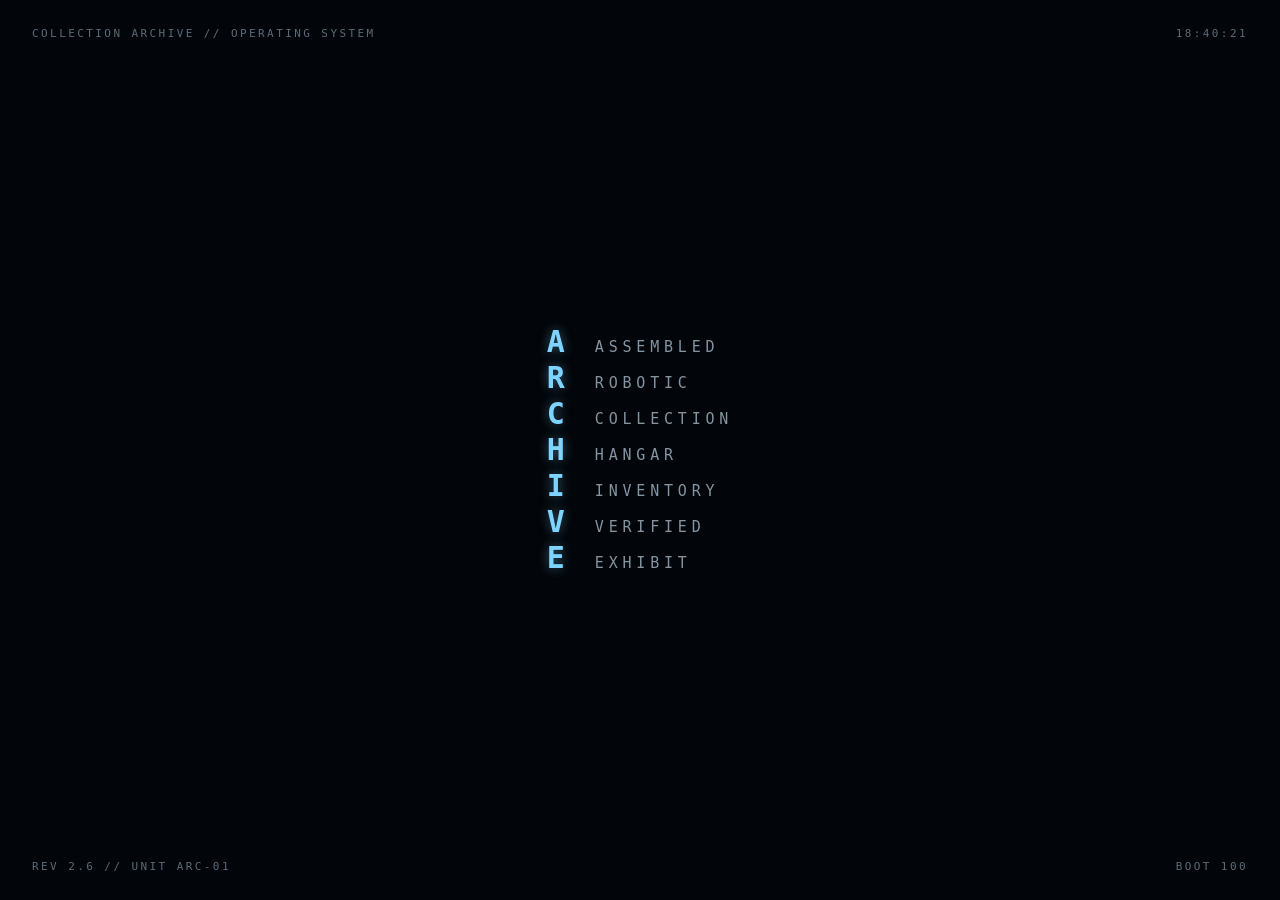
<file: index.html>
<!doctype html>
<html lang="en">
<head>
  <meta charset="utf-8">
  <meta name="viewport" content="width=device-width, initial-scale=1">
  <meta name="robots" content="noindex,nofollow,noarchive">
  <title>Collection Archive // Startup</title>
  <script>
    // The boot plays once per visit; after that go straight to the archive.
    try {
      if (sessionStorage.getItem("archiveBooted")) location.replace("archive.html");
    } catch (e) {}
  </script>
  <link rel="stylesheet" href="css/main.css?v=3">
  <link rel="stylesheet" href="css/startup.css?v=2">
</head>
<body class="startup-page">
  <header class="os-bar os-top">
    <span>COLLECTION ARCHIVE // OPERATING SYSTEM</span>
    <span id="clock">00:00:00</span>
  </header>

  <main class="os-stage" aria-live="polite">
    <div class="os-acronym" id="acronym" aria-label="Archive"></div>
    <div class="os-wordmark">
      <h1>ARCHIVE</h1>
      <p>ALL SYSTEMS NOMINAL</p>
    </div>
  </main>

  <div class="os-sweep" aria-hidden="true"></div>

  <footer class="os-bar os-bottom">
    <span>REV 2.6 // UNIT ARC-01</span>
    <span id="bootPercent">BOOT 000</span>
  </footer>

  <noscript>
    <div class="noscript-box">
      JavaScript is required for the startup sequence.
      <a href="archive.html">Open the archive directly.</a>
    </div>
  </noscript>

  <script src="js/startup.js?v=4"></script>
</body>
</html>
</file>
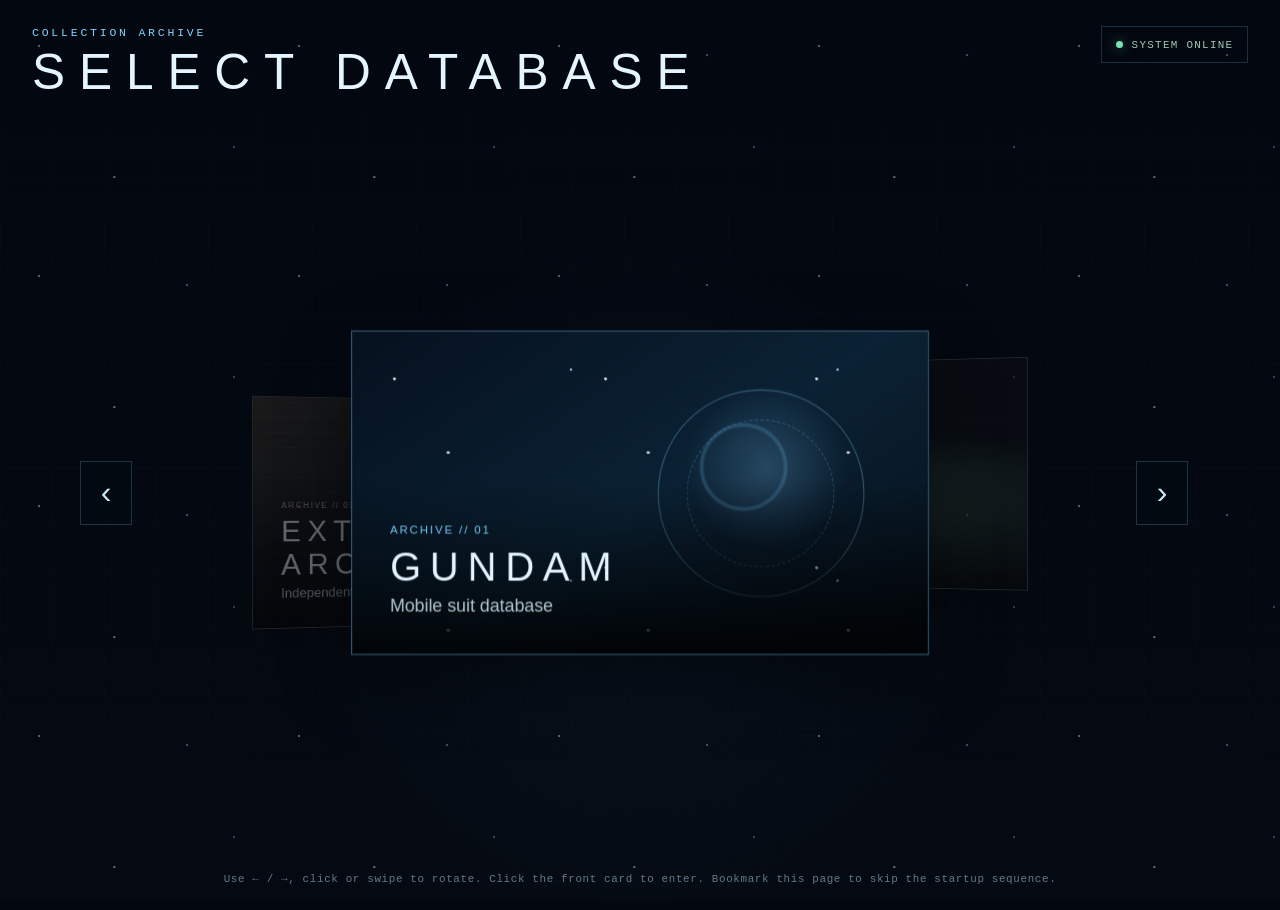
<file: archive.html>
<!doctype html>
<html lang="en">
<head>
  <meta charset="utf-8">
  <meta name="viewport" content="width=device-width, initial-scale=1">
  <meta name="robots" content="noindex,nofollow,noarchive">
  <title>Collection Archive</title>
  <link rel="stylesheet" href="css/main.css?v=3">
  <link rel="stylesheet" href="css/archive.css?v=2">
  <link rel="stylesheet" href="css/refined.css?v=3">
</head>
<body class="archive-page">
  <div class="archive-atmosphere" aria-hidden="true">
    <div class="archive-stars"></div>
    <div class="archive-grid"></div>
  </div>

  <header class="site-header">
    <div>
      <p class="eyebrow">COLLECTION ARCHIVE</p>
      <h1>SELECT DATABASE</h1>
    </div>
    <div class="header-status">
      <span class="status-dot"></span>
      <span>SYSTEM ONLINE</span>
    </div>
  </header>

  <main class="archive-main">
    <section class="category-stage" aria-label="Category selector">
      <button class="carousel-nav carousel-prev" id="prevBtn" aria-label="Previous category">‹</button>

      <div class="category-carousel" id="categoryCarousel">
        <article class="category-card category-gundam" data-category="gundam" tabindex="0">
          <div class="card-visual">
            <div class="card-space"></div>
            <div class="card-hud-ring"></div>
          </div>
          <div class="card-copy">
            <span class="card-code">ARCHIVE // 01</span>
            <h2>GUNDAM</h2>
            <p>Mobile suit database</p>
          </div>
        </article>

        <article class="category-card category-digimon" data-category="digimon" tabindex="0">
          <div class="card-visual">
            <div class="card-canopy"></div>
            <div class="card-data-vines"></div>
          </div>
          <div class="card-copy">
            <span class="card-code">ARCHIVE // 02</span>
            <h2>DIGIMON</h2>
            <p>Digital world archive</p>
          </div>
        </article>

        <article class="category-card category-external" data-category="external" tabindex="0">
          <div class="card-visual">
            <div class="card-external-left"></div>
            <div class="card-external-right"></div>
          </div>
          <div class="card-copy">
            <span class="card-code">ARCHIVE // 03</span>
            <h2>EXTERNAL ARCHIVES</h2>
            <p>Independent mecha & fantasy collections</p>
          </div>
        </article>
      </div>

      <button class="carousel-nav carousel-next" id="nextBtn" aria-label="Next category">›</button>
    </section>

    <p class="archive-help">Use ← / →, click or swipe to rotate. Click the front card to enter. Bookmark this page to skip the startup sequence.</p>
  </main>

  <script src="js/shared.js?v=9"></script>
  <script src="js/archive.js"></script>
</body>
</html>
</file>
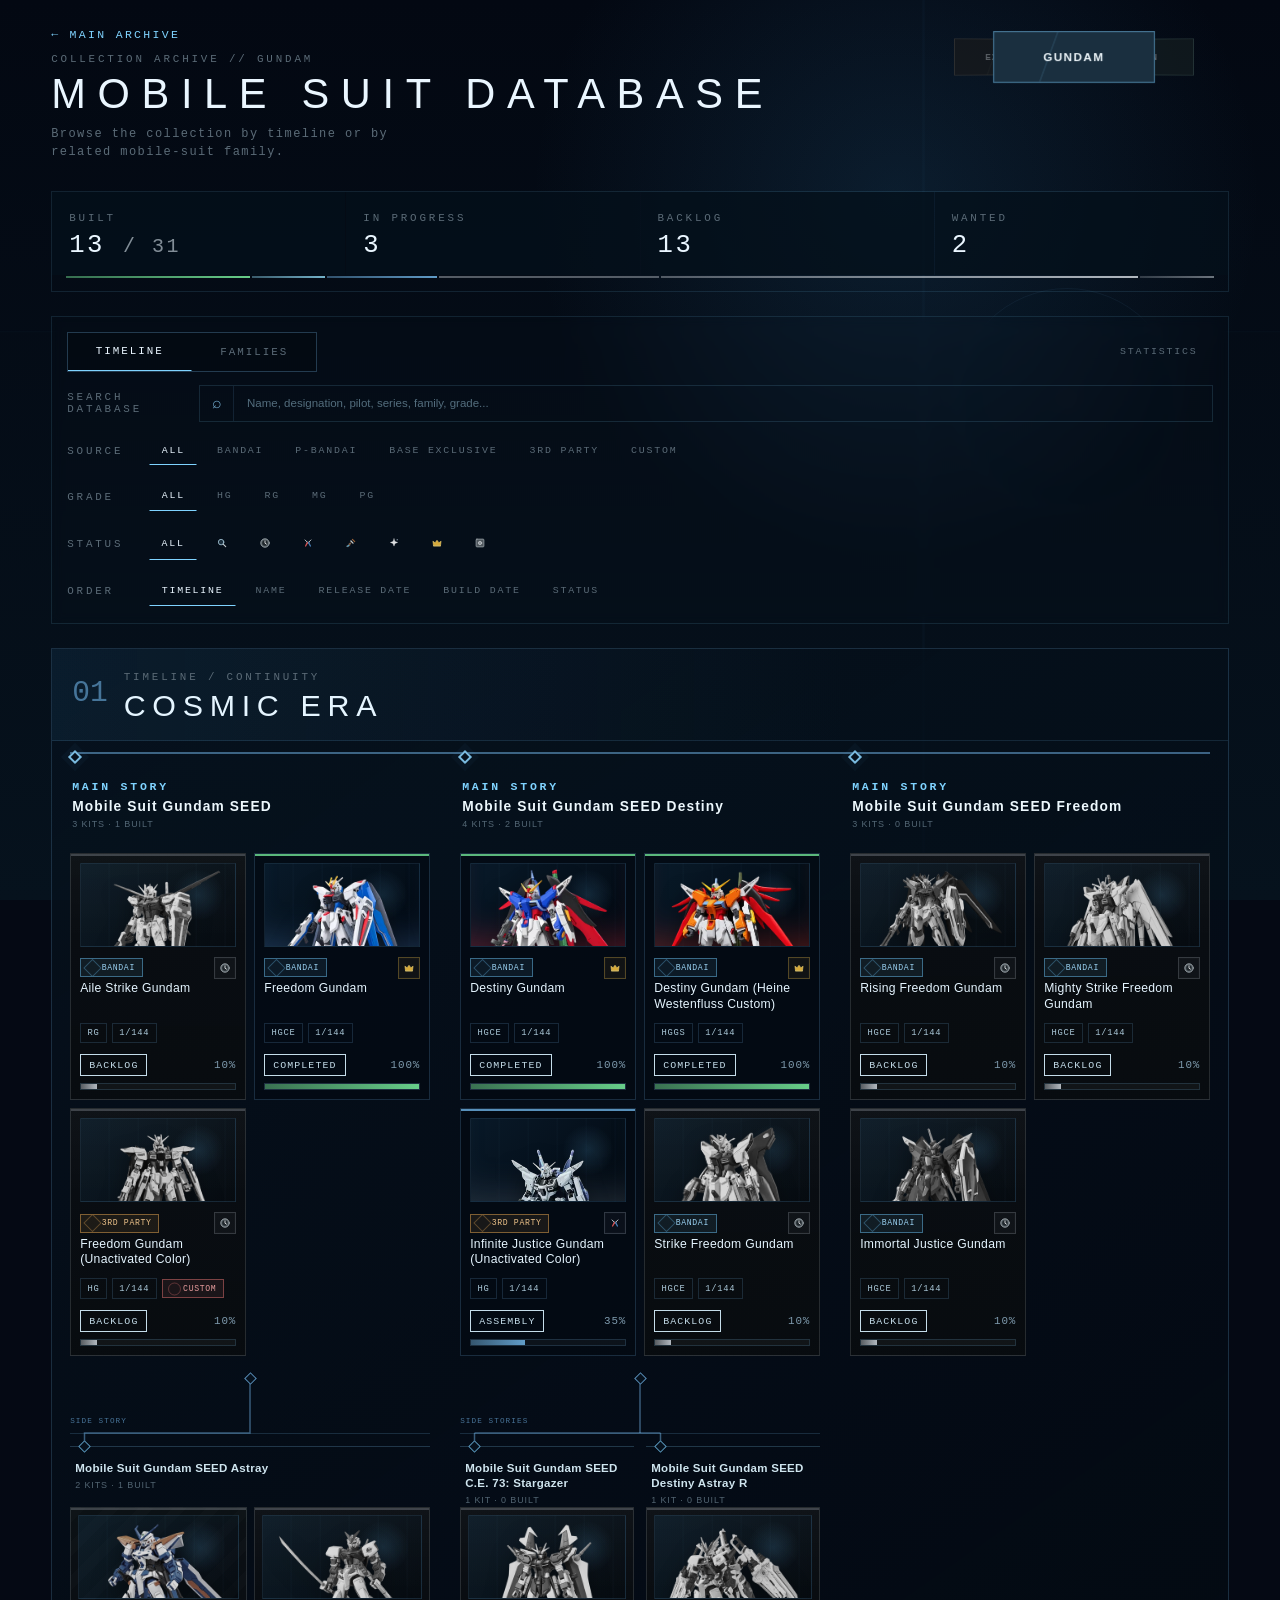
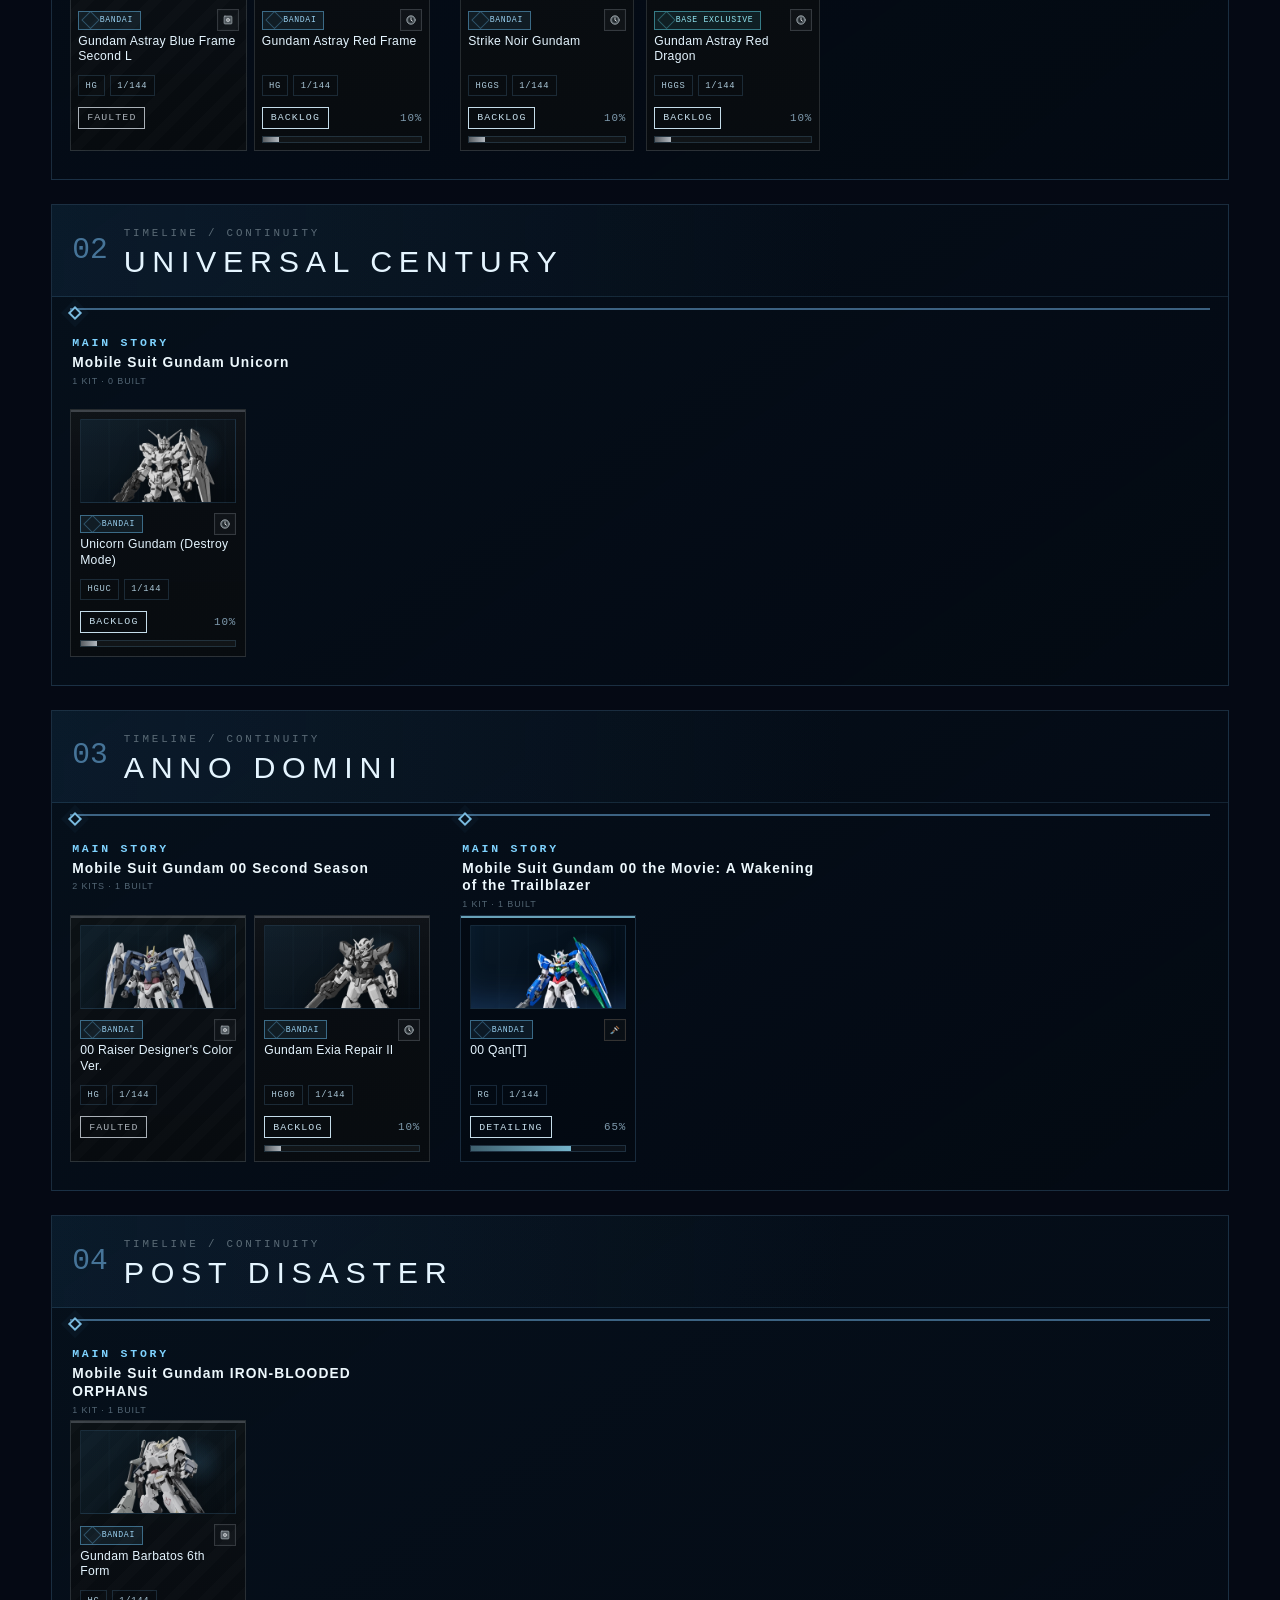
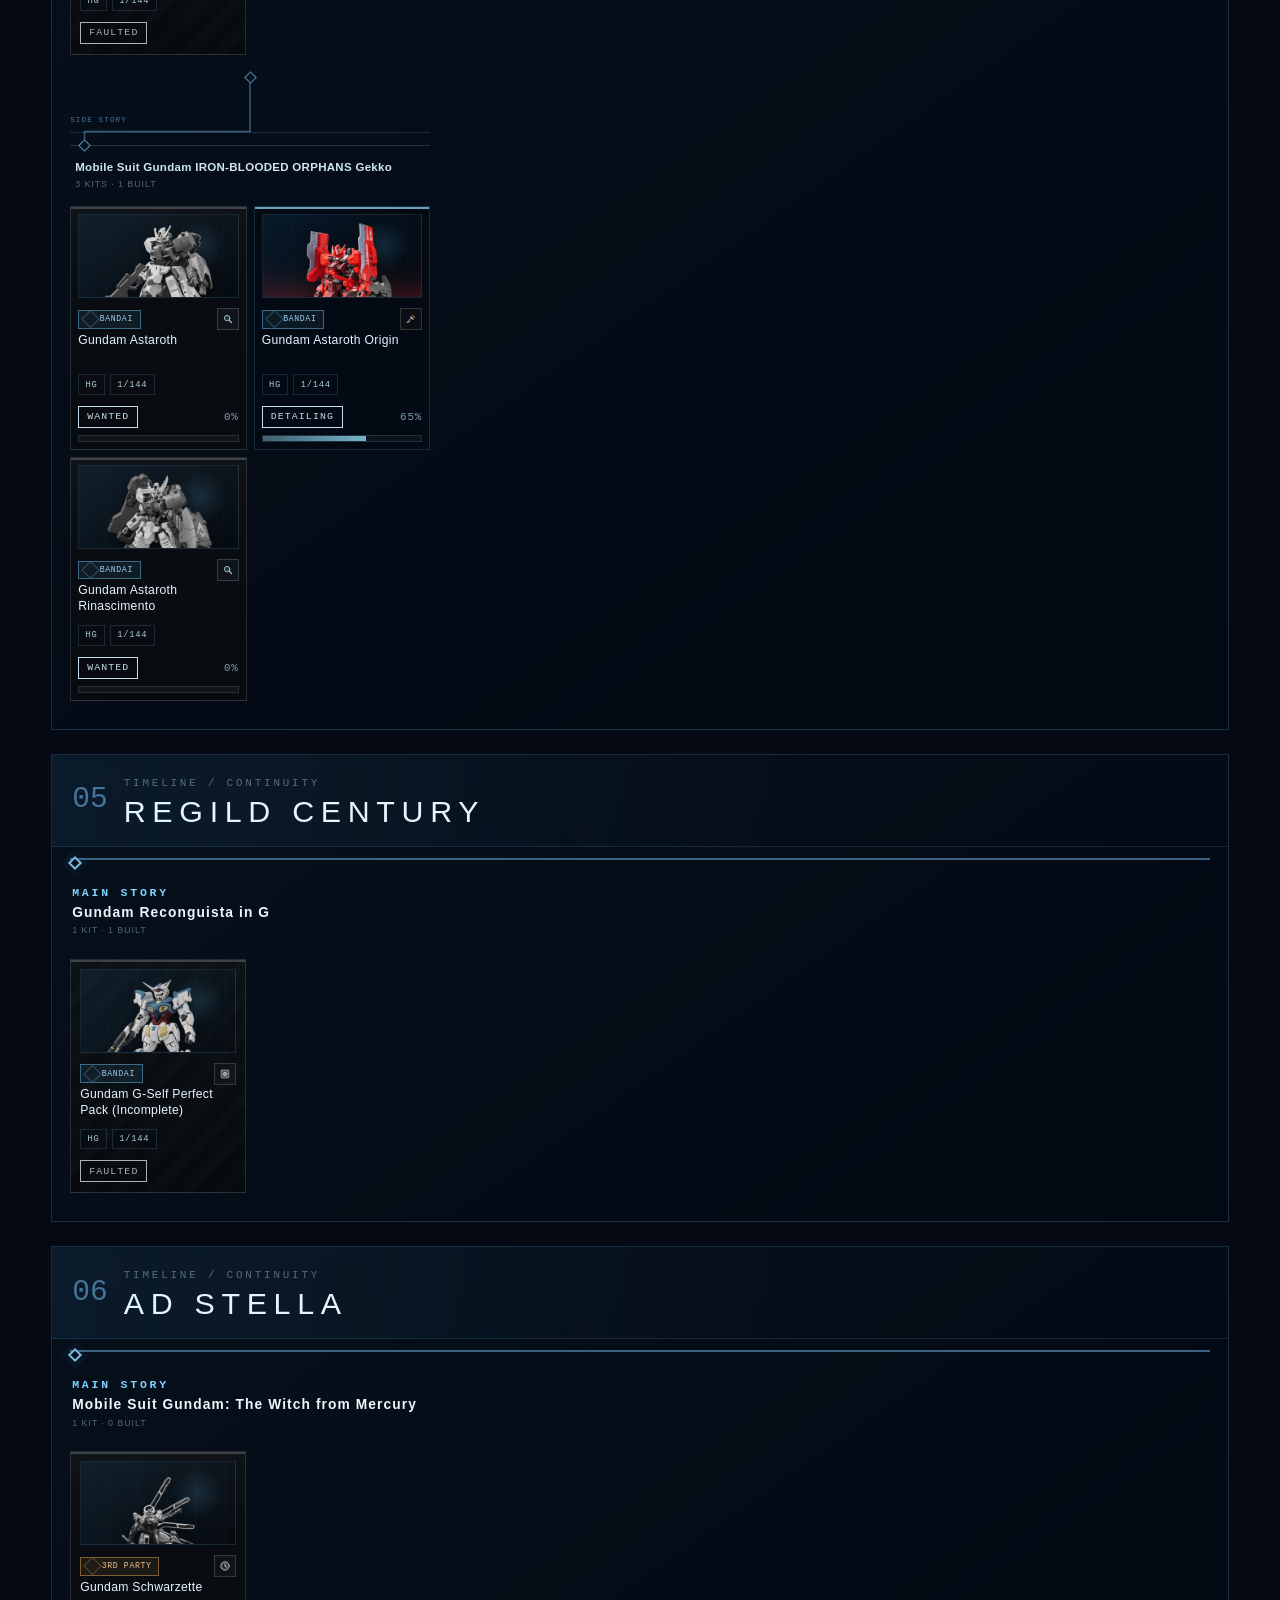
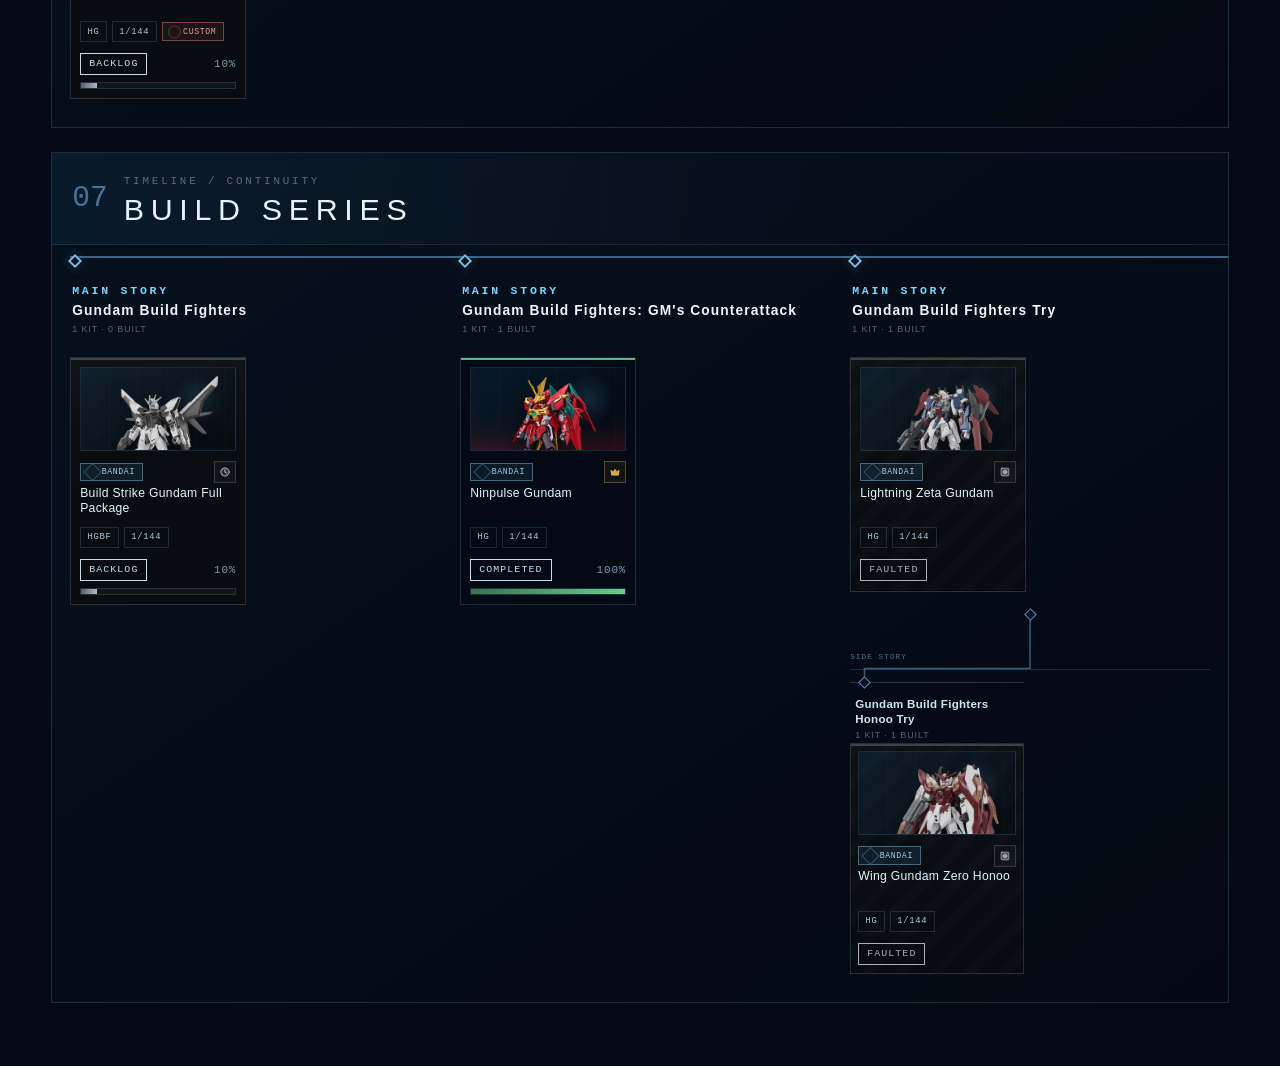
<file: category.html>
<!doctype html>
<html lang="en">
<head>
  <meta charset="utf-8">
  <meta name="viewport" content="width=device-width, initial-scale=1">
  <meta name="robots" content="noindex,nofollow,noarchive">
  <title>Collection Category</title>
  <link rel="stylesheet" href="css/main.css?v=3">
  <link rel="stylesheet" href="css/themes.css?v=58">
  <link rel="stylesheet" href="css/couple-projects.css?v=59">
  <link rel="stylesheet" href="css/refined.css?v=3">
</head>
<body class="category-page">
  <div class="theme-background" aria-hidden="true">
    <div class="theme-layer theme-layer-a"></div>
    <div class="theme-layer theme-layer-b"></div>
    <div class="theme-decoration"></div>
  </div>

  <header class="category-header">
    <div>
      <a class="back-link" id="backLink" href="archive.html">← MAIN ARCHIVE</a>
      <p class="eyebrow" id="categoryEyebrow">COLLECTION ARCHIVE</p>
      <h1 id="categoryTitle">DATABASE</h1>
      <p class="category-subtitle" id="categorySubtitle"></p>
    </div>

    <nav class="category-rotator" data-category-rotator aria-label="Switch archive category">
      <button class="rotator-card rotator-gundam" type="button"
              data-rotator-card data-category="gundam"
              data-href="category.html?type=gundam">
        <span>GUNDAM</span>
      </button>

      <button class="rotator-card rotator-digimon" type="button"
              data-rotator-card data-category="digimon"
              data-href="category.html?type=digimon">
        <span>DIGIMON</span>
      </button>

      <button class="rotator-card rotator-external" type="button"
              data-rotator-card data-category="external"
              data-href="external.html">
        <span>EXTERNAL</span>
      </button>
    </nav>
  </header>

  <main class="category-content">
    <section class="category-intro hud-corners">
      <div>
        <span class="panel-label">BUILT</span>
        <strong id="statBuilt">0</strong>
      </div>
      <div>
        <span class="panel-label">IN PROGRESS</span>
        <strong id="statProgress">0</strong>
      </div>
      <div>
        <span class="panel-label">BACKLOG</span>
        <strong id="statBacklog">0</strong>
      </div>
      <div>
        <span class="panel-label">WANTED</span>
        <strong id="statWanted">0</strong>
      </div>
      <span class="collection-bar" id="collectionBar" aria-hidden="true"></span>
    </section>

    <section class="gundam-explorer" id="gundamExplorer" hidden>
      <div class="gundam-toolbar">
        <div class="gundam-toolbar-top">
          <div class="gundam-view-switch" role="group" aria-label="Gundam archive view">
            <button class="view-button active" type="button" data-gundam-view="timeline">TIMELINE</button>
            <button class="view-button" type="button" data-gundam-view="families">FAMILIES</button>
          </div>
          <button class="archive-action-button" type="button" id="statisticsButton" aria-expanded="false" aria-controls="statisticsPanel">STATISTICS</button>
        </div>

        <div class="gundam-search-row">
          <label class="archive-search" for="gundamSearch">
            <span class="panel-label">SEARCH DATABASE</span>
            <span class="archive-search-field">
              <span class="archive-search-symbol" aria-hidden="true">⌕</span>
              <input id="gundamSearch" type="search" autocomplete="off" placeholder="Name, designation, pilot, series, family, grade...">
            </span>
          </label>
        </div>

        <div class="gundam-filter-row">
          <span class="panel-label">SOURCE</span>
          <div class="filter-strip" id="sourceFilters"></div>
        </div>

        <div class="gundam-filter-row">
          <span class="panel-label">GRADE</span>
          <div class="filter-strip" id="gradeFilters"></div>
        </div>

        <div class="gundam-filter-row">
          <span class="panel-label">STATUS</span>
          <div class="filter-strip status-filter-strip" id="statusFilters" aria-label="Build status filters"></div>
        </div>

        <div class="gundam-filter-row">
          <span class="panel-label">ORDER</span>
          <div class="filter-strip" id="sortControls" aria-label="Archive sort order"></div>
        </div>

        <div class="archive-statistics" id="statisticsPanel" hidden></div>
      </div>

      <div class="gundam-view" id="gundamTimelineView"></div>
      <div class="gundam-view" id="gundamFamiliesView" hidden></div>
    </section>


    <section class="generic-explorer" id="genericExplorer" hidden>
      <div class="gundam-toolbar archive-generic-toolbar">
        <div class="gundam-toolbar-top">
          <div>
            <span class="panel-label" id="genericExplorerLabel">ARCHIVE CATALOG</span>
          </div>
          <button class="archive-action-button" type="button" id="genericStatisticsButton"
                  aria-expanded="false" aria-controls="genericStatisticsPanel">STATISTICS</button>
        </div>

        <div class="gundam-search-row">
          <label class="archive-search" for="genericSearch">
            <span class="panel-label">SEARCH DATABASE</span>
            <span class="archive-search-field">
              <span class="archive-search-symbol" aria-hidden="true">⌕</span>
              <input id="genericSearch" type="search" autocomplete="off"
                     placeholder="Name, series, franchise, source, notes...">
            </span>
          </label>
        </div>

        <div class="gundam-filter-row" id="genericGroupRow">
          <span class="panel-label" id="genericGroupLabel">GROUP</span>
          <div class="filter-strip" id="genericGroupFilters"></div>
        </div>

        <div class="gundam-filter-row" id="genericSourceRow">
          <span class="panel-label">SOURCE</span>
          <div class="filter-strip" id="genericSourceFilters"></div>
        </div>

        <div class="gundam-filter-row" id="genericStatusRow">
          <span class="panel-label">STATUS</span>
          <div class="filter-strip status-filter-strip" id="genericStatusFilters"></div>
        </div>

        <div class="gundam-filter-row">
          <span class="panel-label">ORDER</span>
          <div class="filter-strip" id="genericSortControls"></div>
        </div>

        <div class="archive-statistics" id="genericStatisticsPanel" hidden></div>
      </div>
    </section>

    <section class="items-grid" id="itemsGrid" aria-live="polite"></section>

    <section class="empty-state" id="emptyState" hidden>
      <p class="panel-label">NO ENTRIES REGISTERED</p>
      <h2>This archive is ready for your collection.</h2>
      <p>Add records to this archive’s <code>index.json</code> and keep each model in its own JSON file. NFC cards can link directly to individual records.</p>
    </section>
  </main>

  <script src="js/shared.js?v=9"></script>
  <script src="js/category.js?v=60"></script>
  <script src="js/couple-projects.js?v=59"></script>
</body>
</html>
</file>
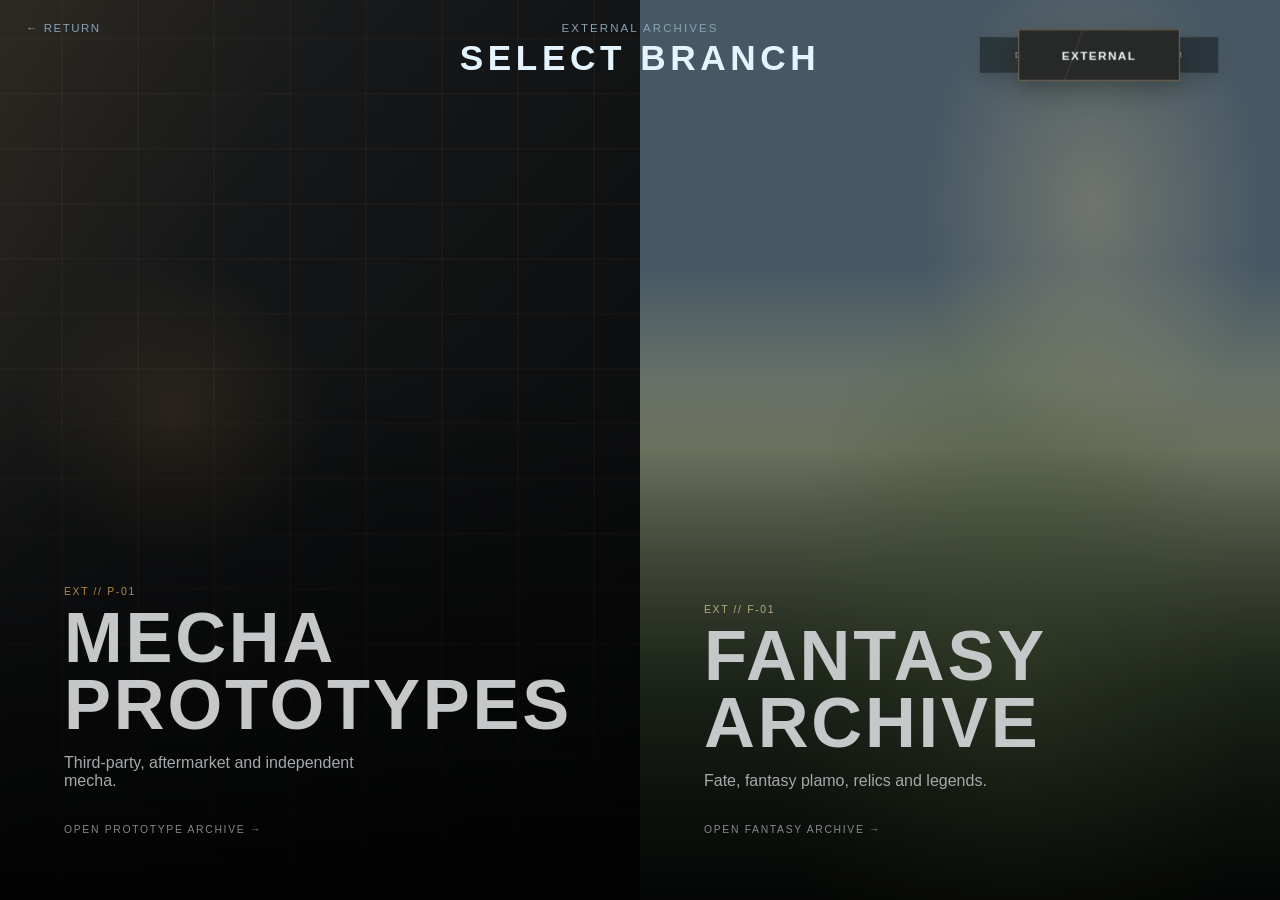
<file: external.html>
<!doctype html>
<html lang="en">
<head>
  <meta charset="utf-8">
  <meta name="viewport" content="width=device-width, initial-scale=1">
  <meta name="robots" content="noindex,nofollow,noarchive">
  <title>External Archives</title>
  <link rel="stylesheet" href="css/main.css?v=3">
  <link rel="stylesheet" href="css/external.css">
</head>
<body class="external-page">
  <header class="external-header">
    <a class="back-link" href="archive.html">← RETURN</a>
    <div>
      <p class="eyebrow">EXTERNAL ARCHIVES</p>
      <h1>SELECT BRANCH</h1>
    </div>
    <nav class="category-rotator" data-category-rotator aria-label="Switch archive category">
      <button class="rotator-card rotator-gundam" type="button"
              data-rotator-card data-category="gundam"
              data-href="category.html?type=gundam">
        <span>GUNDAM</span>
      </button>

      <button class="rotator-card rotator-digimon" type="button"
              data-rotator-card data-category="digimon"
              data-href="category.html?type=digimon">
        <span>DIGIMON</span>
      </button>

      <button class="rotator-card rotator-external" type="button"
              data-rotator-card data-category="external"
              data-href="external.html">
        <span>EXTERNAL</span>
      </button>
    </nav>
  </header>

  <main class="split-selector" id="splitSelector">
    <a class="split-panel split-mecha" href="category.html?type=mecha" data-branch="mecha">
      <div class="split-image"></div>
      <div class="split-noise"></div>
      <div class="split-copy">
        <span class="split-code">EXT // P-01</span>
        <h2>MECHA<br>PROTOTYPES</h2>
        <p>Third-party, aftermarket and independent mecha.</p>
        <span class="split-enter">OPEN PROTOTYPE ARCHIVE →</span>
      </div>
    </a>

    <a class="split-panel split-fantasy" href="category.html?type=fantasy" data-branch="fantasy">
      <div class="split-image"></div>
      <div class="split-noise"></div>
      <div class="split-copy">
        <span class="split-code">EXT // F-01</span>
        <h2>FANTASY<br>ARCHIVE</h2>
        <p>Fate, fantasy plamo, relics and legends.</p>
        <span class="split-enter">OPEN FANTASY ARCHIVE →</span>
      </div>
    </a>
  </main>

  <script src="js/shared.js?v=9"></script>
  <script src="js/external.js?v=2"></script>
</body>
</html>
</file>
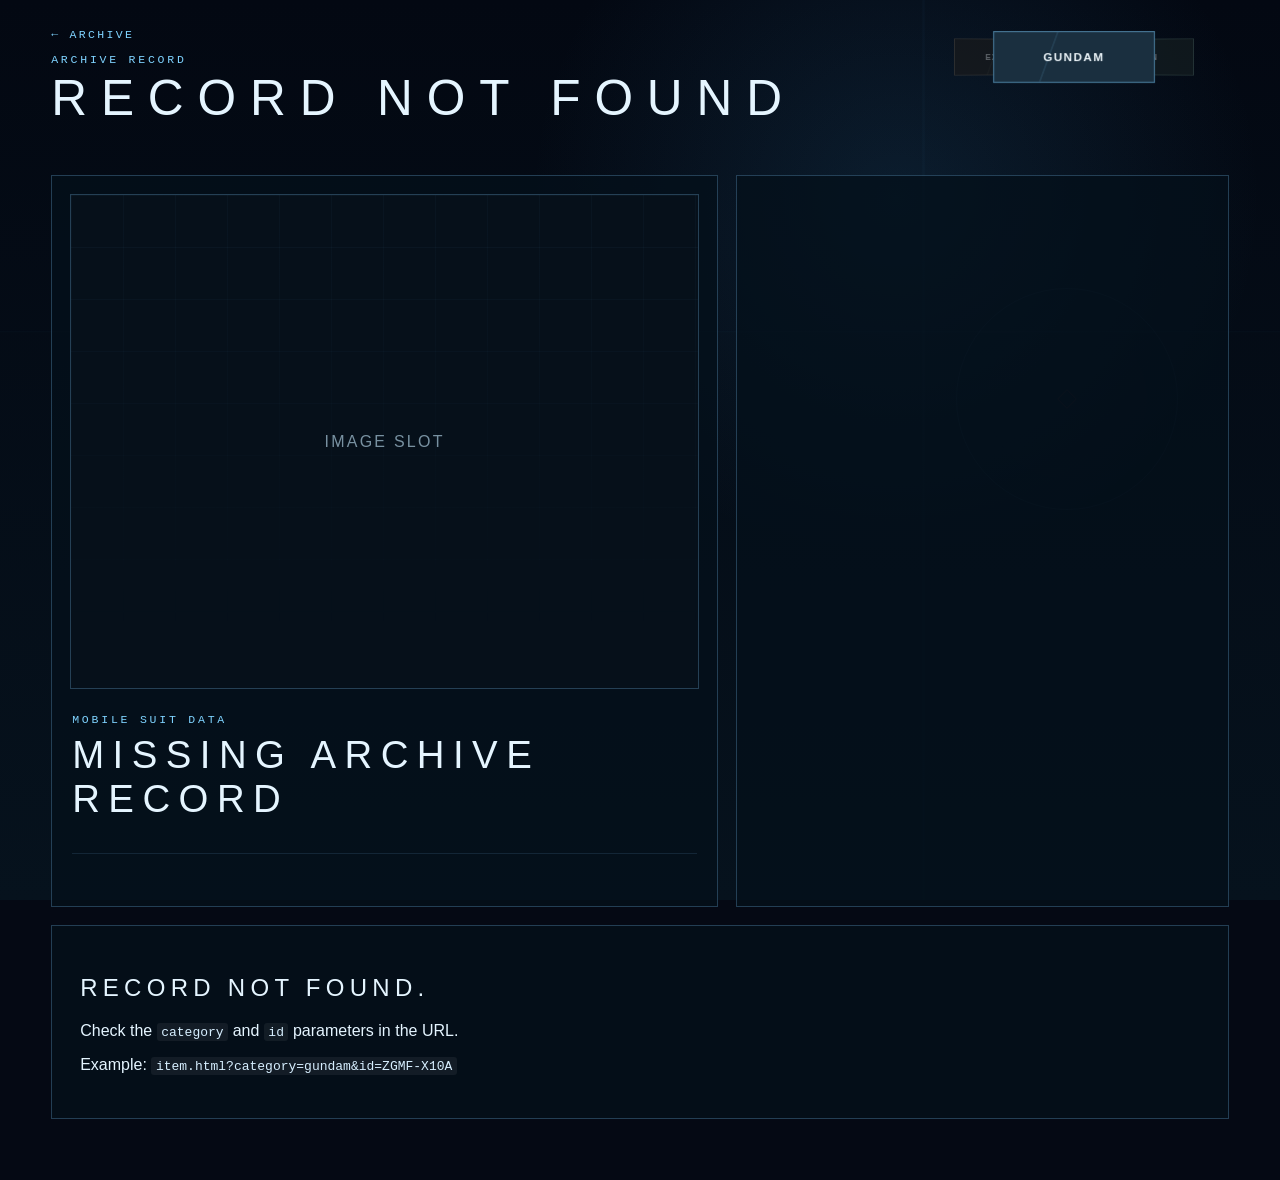
<file: item.html>
<!doctype html>
<html lang="en">
<head>
  <meta charset="utf-8">
  <meta name="viewport" content="width=device-width, initial-scale=1">
  <meta name="robots" content="noindex,nofollow,noarchive">
  <title>Archive Record</title>
  <link rel="stylesheet" href="css/main.css?v=3">
  <link rel="stylesheet" href="css/themes.css?v=58">
  <link rel="stylesheet" href="css/refined.css?v=3">
</head>
<body class="category-page item-page">
  <div class="theme-background" aria-hidden="true">
    <div class="theme-layer theme-layer-a"></div>
    <div class="theme-layer theme-layer-b"></div>
    <div class="theme-decoration"></div>
  </div>

  <header class="category-header">
    <div>
      <a class="back-link" id="itemBackLink" href="archive.html">← ARCHIVE</a>
      <p class="eyebrow" id="itemCategory">ARCHIVE RECORD</p>
      <h1 id="itemTitle">LOADING...</h1>
      <p class="category-subtitle" id="itemDesignation"></p>
    </div>
    <nav class="category-rotator" data-category-rotator aria-label="Switch archive category">
      <button class="rotator-card rotator-gundam" type="button"
              data-rotator-card data-category="gundam"
              data-href="category.html?type=gundam">
        <span>GUNDAM</span>
      </button>

      <button class="rotator-card rotator-digimon" type="button"
              data-rotator-card data-category="digimon"
              data-href="category.html?type=digimon">
        <span>DIGIMON</span>
      </button>

      <button class="rotator-card rotator-external" type="button"
              data-rotator-card data-category="external"
              data-href="external.html">
        <span>EXTERNAL</span>
      </button>
    </nav>
  </header>

  <main class="item-layout">
    <section class="item-hero hud-corners">
      <div class="item-image" id="itemImage">
        <span>IMAGE SLOT</span>
      </div>
      <div class="item-summary">
        <span class="panel-label">MOBILE SUIT DATA</span>
        <h2 id="itemName">Loading record...</h2>
        <div class="suit-data" id="itemSuitData" hidden></div>
        <p class="item-additional-notes" id="itemDescription"></p>
      </div>
    </section>

    <section class="item-specs" id="itemSpecs"></section>

    <section class="item-missing" id="itemMissing" hidden>
      <h2>Record not found.</h2>
      <p>Check the <code>category</code> and <code>id</code> parameters in the URL.</p>
      <p>Example: <code>item.html?category=gundam&id=ZGMF-X10A</code></p>
    </section>
  </main>

  <script src="js/shared.js?v=9"></script>
  <script src="js/item.js?v=34"></script>
</body>
</html>
</file>
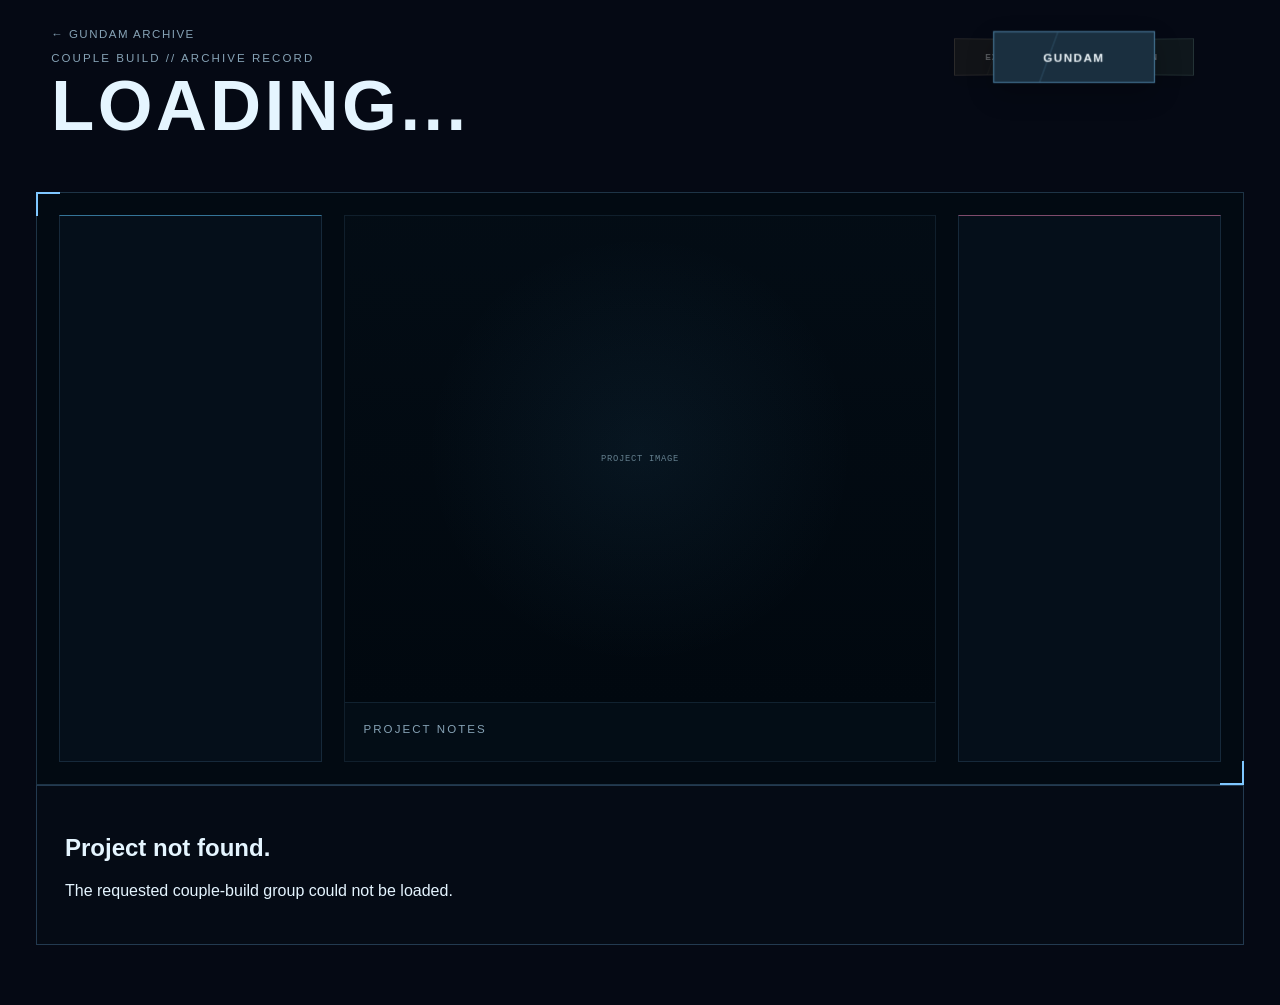
<file: project.html>
<!doctype html>
<html lang="en">
<head>
  <meta charset="utf-8">
  <meta name="viewport" content="width=device-width, initial-scale=1">
  <meta name="robots" content="noindex,nofollow,noarchive">
  <title>Couple Build // Archive Record</title>
  <link rel="stylesheet" href="css/main.css?v=3">
  <link rel="stylesheet" href="css/themes.css?v=58">
  <link rel="stylesheet" href="css/project.css?v=49">
</head>
<body class="category-page item-page project-page">
  <div class="theme-background" aria-hidden="true">
    <div class="theme-layer theme-layer-a"></div>
    <div class="theme-layer theme-layer-b"></div>
    <div class="theme-decoration"></div>
  </div>

  <header class="category-header">
    <div>
      <a class="back-link" href="category.html?type=gundam">← GUNDAM ARCHIVE</a>
      <p class="eyebrow">COUPLE BUILD // ARCHIVE RECORD</p>
      <h1 id="projectTitle">LOADING...</h1>
      <p class="category-subtitle" id="projectSubtitle"></p>
    </div>
    <nav class="category-rotator" data-category-rotator aria-label="Switch archive category">
      <button class="rotator-card rotator-gundam" type="button" data-rotator-card data-category="gundam" data-href="category.html?type=gundam"><span>GUNDAM</span></button>
      <button class="rotator-card rotator-digimon" type="button" data-rotator-card data-category="digimon" data-href="category.html?type=digimon"><span>DIGIMON</span></button>
      <button class="rotator-card rotator-external" type="button" data-rotator-card data-category="external" data-href="external.html"><span>EXTERNAL</span></button>
    </nav>
  </header>

  <main class="item-layout project-layout" id="projectLayout">
    <section class="project-record hud-corners" id="projectRecord" hidden>
      <article class="project-unit project-unit-left" id="leftUnit"></article>

      <section class="project-center">
        <div class="project-image" id="projectImage"><span>PROJECT IMAGE</span></div>
        <div class="project-notes">
          <span class="panel-label">PROJECT NOTES</span>
          <p id="projectNotes"></p>
        </div>
      </section>

      <article class="project-unit project-unit-right" id="rightUnit"></article>
    </section>

    <section class="item-missing" id="projectMissing" hidden>
      <h2>Project not found.</h2>
      <p>The requested couple-build group could not be loaded.</p>
    </section>
  </main>

  <script src="js/shared.js?v=9"></script>
  <script src="js/project.js?v=55"></script>
</body>
</html>
</file>
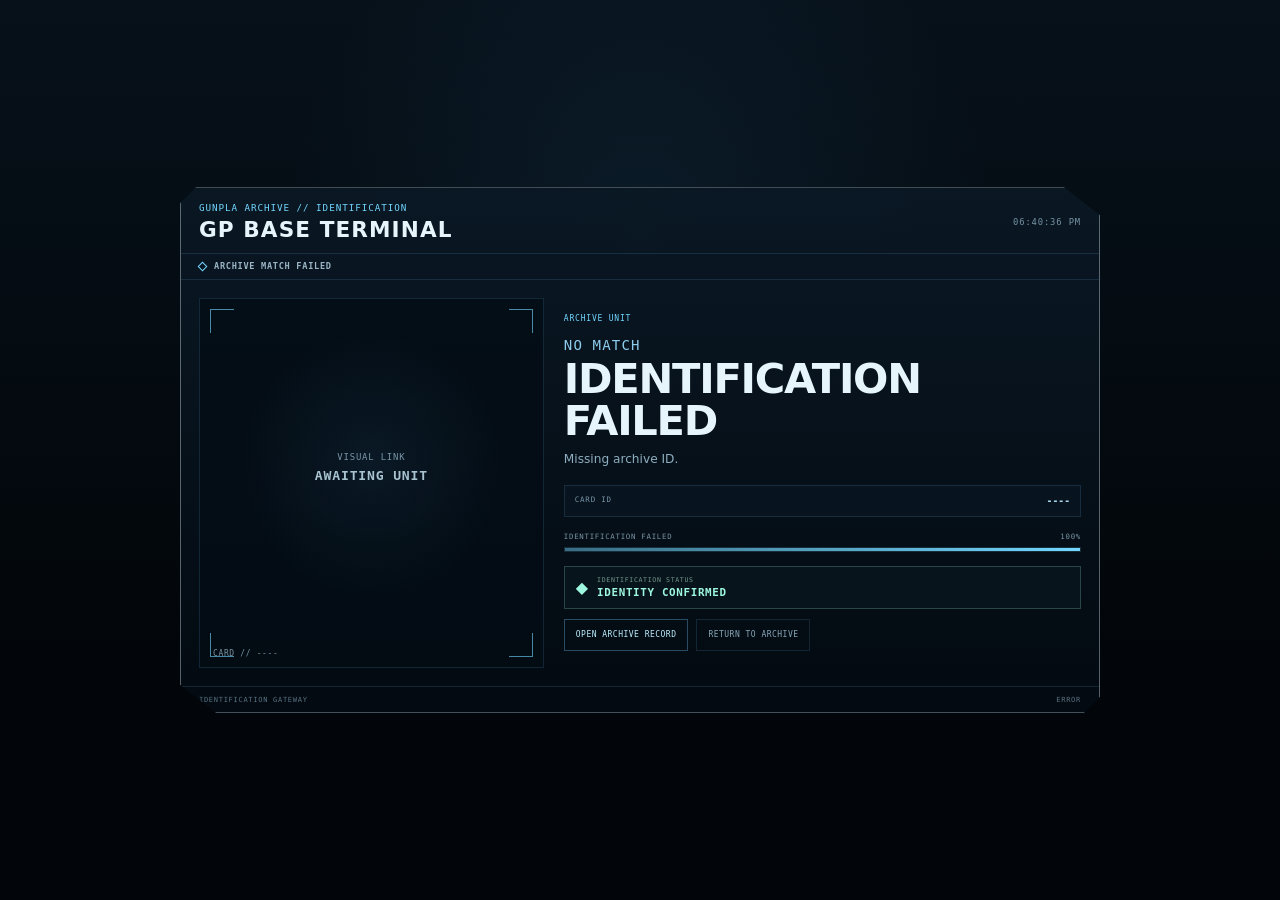
<file: scan.html>
<!doctype html>
<html lang="en">
<head>
  <meta charset="utf-8">
  <meta name="viewport" content="width=device-width, initial-scale=1, viewport-fit=cover">
  <meta name="robots" content="noindex,nofollow,noarchive">
  <meta name="theme-color" content="#050b12">
  <title>Collection Archive // Identification</title>
  <link rel="stylesheet" href="css/scan.css?v=3">
</head>
<body class="scan-page">
  <main class="scan-shell">
    <section class="gp-terminal" id="scanTerminal" aria-live="polite">
      <header class="gp-header">
        <div>
          <p class="gp-kicker">GUNPLA ARCHIVE // IDENTIFICATION</p>
          <h1>GP BASE TERMINAL</h1>
        </div>
        <div class="gp-clock" id="scanClock">--:--:--</div>
      </header>

      <div class="gp-status" id="statusStrip">
        <span class="gp-status-light" aria-hidden="true"></span>
        <span id="statusText">CARD LINK ESTABLISHING...</span>
      </div>

      <div class="gp-content">
        <section class="unit-visual">
          <div class="unit-frame" aria-hidden="true">
            <span class="corner tl"></span>
            <span class="corner tr"></span>
            <span class="corner bl"></span>
            <span class="corner br"></span>
          </div>

          <div class="unit-image-wrap" id="unitImageWrap">
            <img id="recordImage" alt="" hidden>
            <div class="unit-placeholder" id="targetPlaceholder">
              <span>VISUAL LINK</span>
              <strong>AWAITING UNIT</strong>
            </div>
            <div class="scan-beam" aria-hidden="true"></div>
          </div>

          <div class="unit-code" id="visualCode">CARD // ----</div>
        </section>

        <section class="identity-panel">
          <span class="micro-label">ARCHIVE UNIT</span>
          <p class="designation" id="designation">--------</p>
          <h2 id="recordName">READING CARD...</h2>
          <p class="series" id="recordSeries">Connecting to archive index.</p>

          <div class="card-id-row">
            <span>CARD ID</span>
            <strong id="recordCardId">----</strong>
          </div>

          <div class="scan-progress">
            <div class="progress-meta">
              <span id="progressLabel">READING IDENTIFICATION</span>
              <span id="progressPercent">0%</span>
            </div>
            <div class="progress-track">
              <div class="progress-fill" id="progressFill"></div>
            </div>
          </div>

          <div class="confirmation" id="confirmation" hidden>
            <span class="confirm-mark">◆</span>
            <div>
              <small>IDENTIFICATION STATUS</small>
              <strong>IDENTITY CONFIRMED</strong>
            </div>
          </div>

          <div class="redirect-note" id="redirectNote" hidden></div>

          <div class="scan-actions" id="scanActions" hidden>
            <a class="scan-action primary" id="openRecord" href="#">OPEN ARCHIVE RECORD</a>
            <a class="scan-action" href="archive.html">RETURN TO ARCHIVE</a>
          </div>
        </section>
      </div>

      <footer class="gp-footer">
        <span>IDENTIFICATION GATEWAY</span>
        <span id="footerStatus">STANDBY</span>
      </footer>
    </section>
  </main>

  <script src="js/scan.js?v=5"></script>
</body>
</html>
</file>
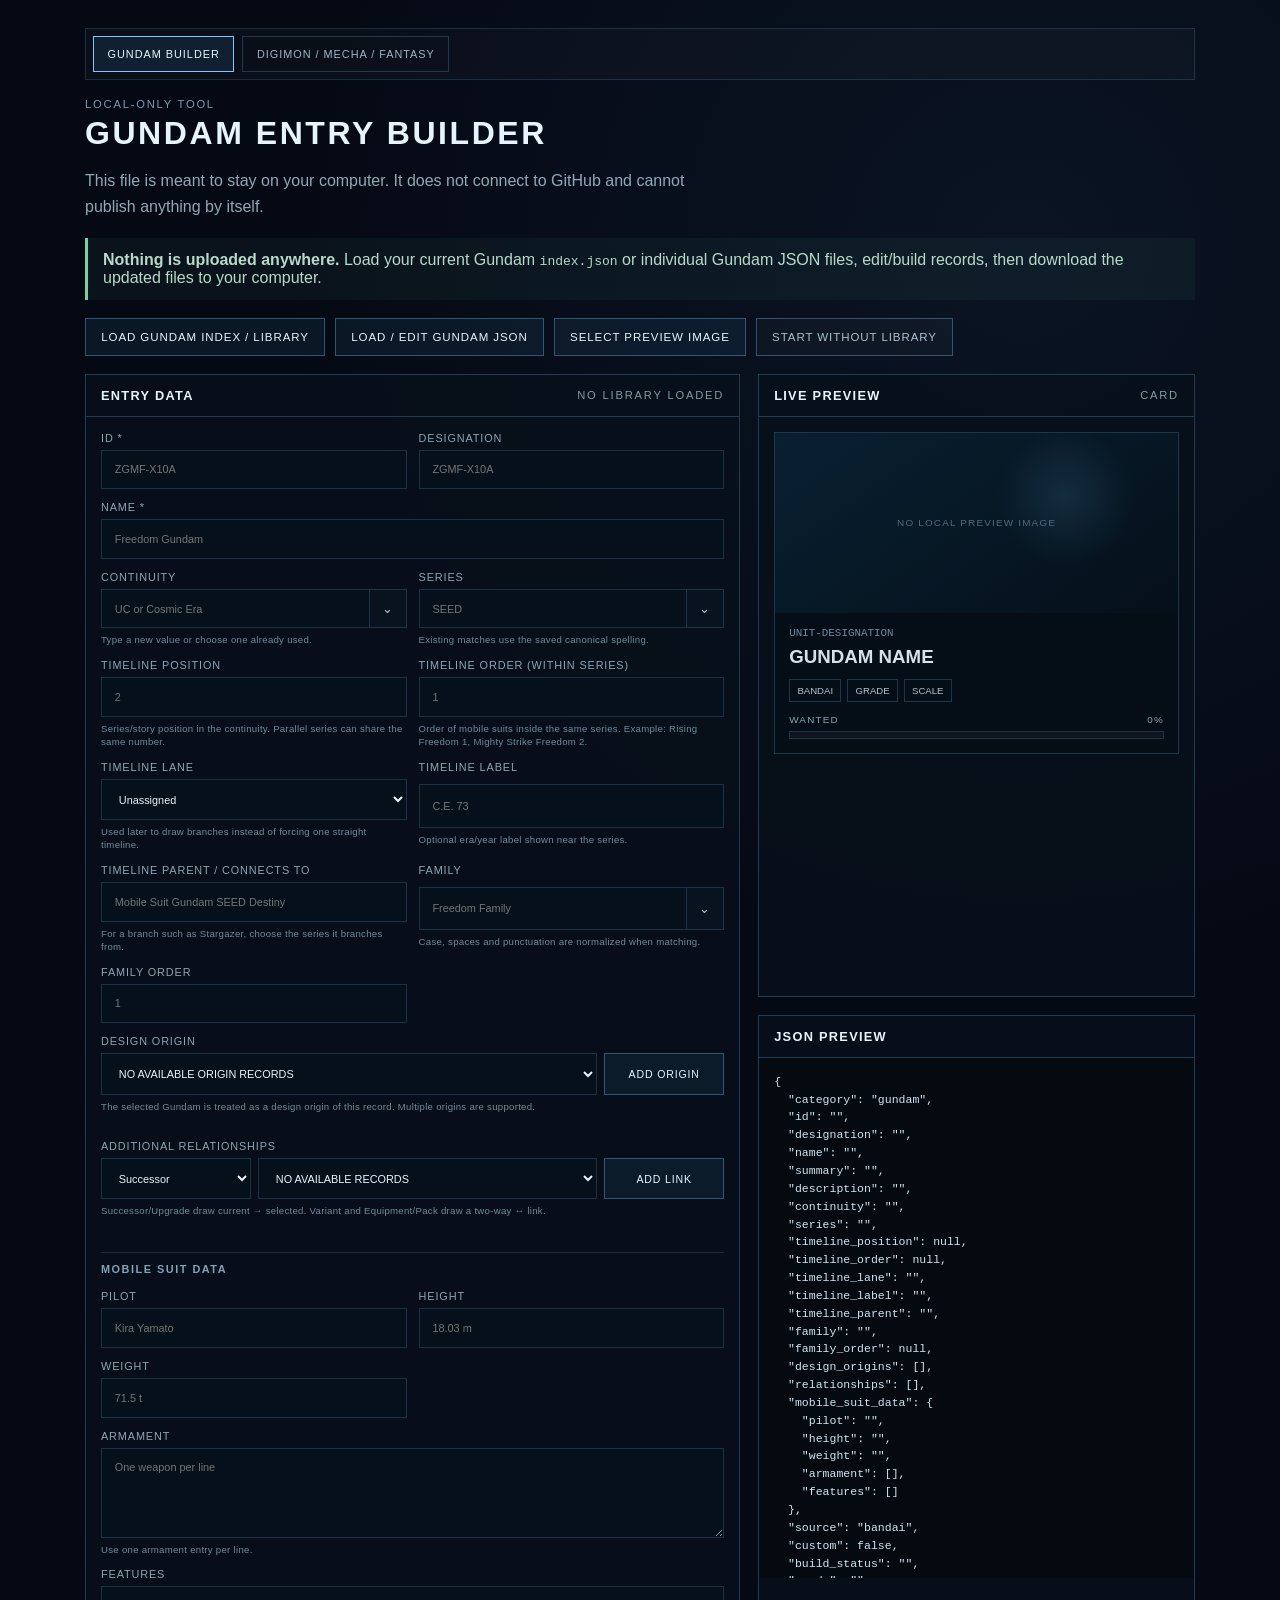
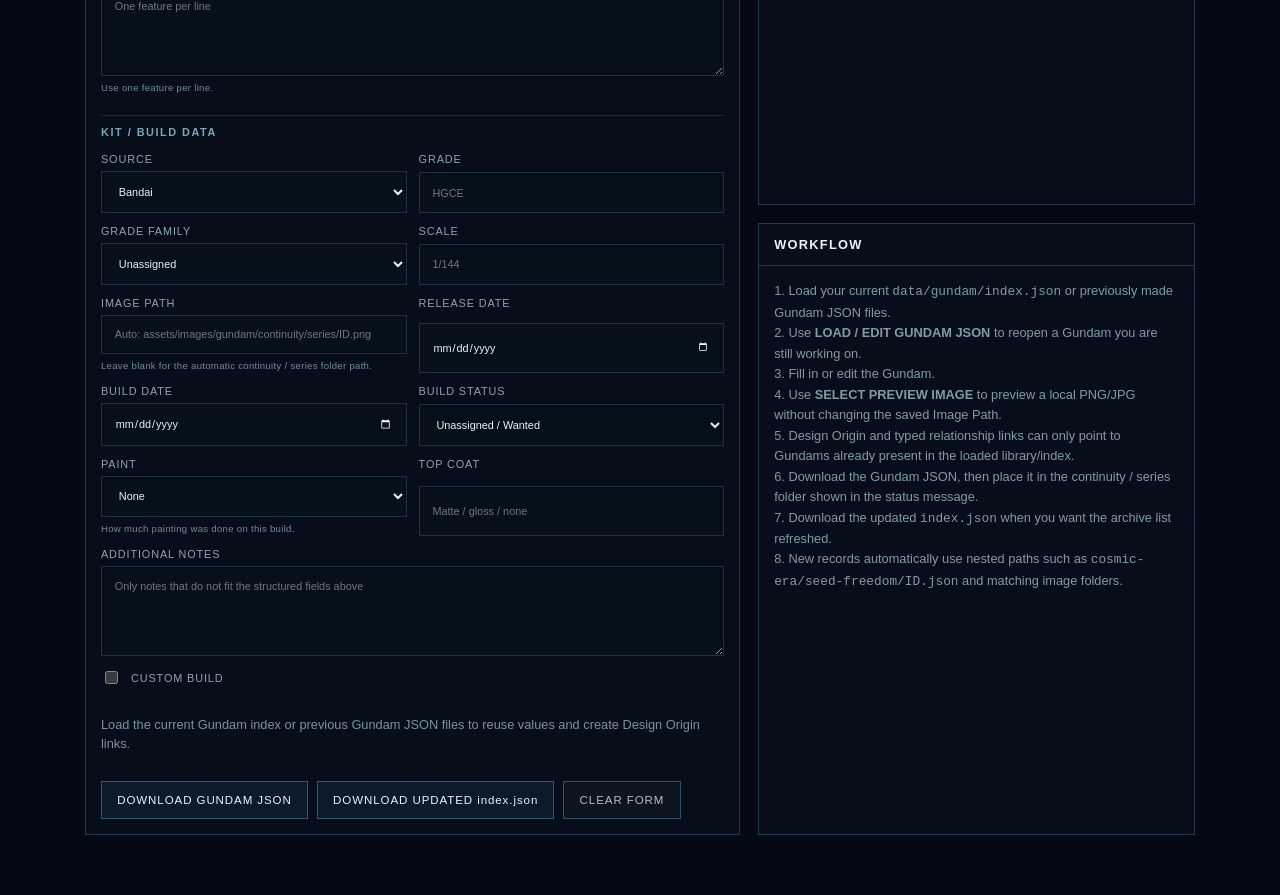
<file: gundam-entry-builder-local/gundam-entry-builder-local.html>
<!doctype html>
<html lang="en">
<head>
  <meta charset="utf-8">
  <meta name="viewport" content="width=device-width, initial-scale=1">
  <title>Local Gundam Entry Builder</title>
  <style>
    :root{
      color-scheme:dark;
      --bg:#050914;
      --panel:#08111b;
      --line:rgba(127,199,255,.24);
      --text:#e7f4fb;
      --muted:#809aaa;
      --accent:#7fc7ff;
    }
    *{box-sizing:border-box}
    body{
      margin:0;
      background:
        radial-gradient(circle at 80% 10%,rgba(50,100,150,.12),transparent 30%),
        var(--bg);
      color:var(--text);
      font-family:Segoe UI,Arial,sans-serif;
    }
    main{max-width:1150px;margin:0 auto;padding:28px 20px 60px}
    .eyebrow{color:var(--muted);font-size:.7rem;letter-spacing:.16em;text-transform:uppercase}
    h1{margin:.35rem 0 .6rem;letter-spacing:.08em;font-weight:560}
    .lead{max-width:70ch;color:#91a8b6;line-height:1.6}
    .privacy{
      margin:18px 0;
      padding:13px 15px;
      border-left:3px solid #77cfa9;
      background:rgba(70,140,110,.08);
      color:#b8d9c9;
    }
    .top-actions{display:flex;gap:10px;flex-wrap:wrap;margin:18px 0}

    .builder-switch{
      display:flex;
      gap:8px;
      flex-wrap:wrap;
      margin:0 0 18px;
      padding:7px;
      border:1px solid rgba(127,199,255,.16);
      background:rgba(255,255,255,.018);
    }
    .builder-switch a{
      display:inline-flex;
      align-items:center;
      justify-content:center;
      padding:.68rem .85rem;
      border:1px solid rgba(127,199,255,.22);
      color:#9eb6c4;
      text-decoration:none;
      font-size:.68rem;
      letter-spacing:.09em;
    }
    .builder-switch a:hover{
      border-color:var(--accent);
      color:var(--text);
    }
    .builder-switch a.active{
      border-color:var(--accent);
      background:rgba(48,106,145,.20);
      color:var(--text);
    }

    .layout{display:grid;grid-template-columns:minmax(0,1.2fr) minmax(300px,.8fr);gap:18px}
    .panel{border:1px solid var(--line);background:rgba(7,16,26,.86)}
    .panel-head{padding:13px 15px;border-bottom:1px solid var(--line);display:flex;justify-content:space-between;gap:12px;align-items:center}
    .panel-head strong{letter-spacing:.1em;font-size:.8rem}
    .form-grid{display:grid;grid-template-columns:repeat(2,minmax(0,1fr));gap:12px;padding:15px}
    label{display:grid;gap:6px;color:#8ca4b4;font-size:.68rem;letter-spacing:.08em;text-transform:uppercase}
    .full{grid-column:1/-1}
    .builder-section-label{
      margin-top:8px;
      padding:10px 0 3px;
      border-top:1px solid rgba(127,199,255,.15);
      color:#7fa4b8;
      font-size:.68rem;
      font-weight:600;
      letter-spacing:.14em;
    }
    input,select,textarea{
      width:100%;padding:.8rem;border:1px solid rgba(127,199,255,.18);
      background:#06101a;color:var(--text);font:inherit
    }
    textarea{min-height:90px;resize:vertical}
    .check{display:flex;align-items:center;gap:10px}
    .check input{width:auto}
    button,.file-label{
      display:inline-flex;align-items:center;justify-content:center;
      padding:.75rem .95rem;border:1px solid rgba(127,199,255,.34);
      background:rgba(48,106,145,.14);color:var(--text);cursor:pointer;
      font:inherit;font-size:.72rem;letter-spacing:.08em;text-decoration:none
    }
    button:hover,.file-label:hover{border-color:var(--accent);background:rgba(48,106,145,.24)}
    .secondary{background:rgba(255,255,255,.025);color:#abc0cd}
    #libraryInput,#editInput,#previewImageInput{display:none}
    .actions{padding:0 15px 15px;display:flex;gap:9px;flex-wrap:wrap}
    .status{padding:0 15px 15px;color:#7892a2;font-size:.8rem;line-height:1.5}
    pre{
      margin:0;max-height:520px;overflow:auto;padding:15px;background:#040a10;
      color:#cfe6f3;font: .72rem/1.55 Consolas,monospace;white-space:pre-wrap;overflow-wrap:anywhere
    }
    .preview{padding:15px}
    .card{border:1px solid var(--line);background:#050d16}
    .visual{
      height:180px;
      position:relative;
      display:grid;
      place-items:center;
      overflow:hidden;
      background:
        radial-gradient(circle at 72% 35%,rgba(100,180,230,.15),transparent 22%),
        linear-gradient(145deg,#0a2233,#05101b)
    }
    .visual img{
      width:92%;
      height:92%;
      object-fit:contain;
      filter:drop-shadow(0 10px 12px rgba(0,0,0,.4))
    }
    .visual span{
      color:#587487;
      font-size:.62rem;
      letter-spacing:.12em
    }
    .preview-status{
      margin-top:12px;
      display:grid;
      gap:6px;
    }
    .preview-status-topline{
      display:flex;
      justify-content:space-between;
      align-items:center;
      gap:10px;
      font-size:.62rem;
      letter-spacing:.12em;
      color:#8fb0c1;
    }
    .preview-status-meter{
      position:relative;
      height:8px;
      border:1px solid rgba(127,199,255,.18);
      background:rgba(255,255,255,.04);
      overflow:hidden;
    }
    .preview-status-meter span{
      display:block;
      height:100%;
      width:0%;
      background:linear-gradient(90deg, rgba(127,199,255,.55), rgba(127,199,255,.95));
    }

    .card.is-faulted{
      opacity:.78;
    }
    .card.is-faulted .visual img{
      filter:grayscale(.82) saturate(.38) brightness(.72)
        drop-shadow(0 10px 12px rgba(0,0,0,.45));
    }
    .card.is-backlog .visual img{
      filter:grayscale(1) contrast(.92) brightness(.93) drop-shadow(0 10px 12px rgba(0,0,0,.4));
    }
    .card.is-backlog{
      opacity:.92;
    }
    .card-body{padding:14px}
    .designation{color:#7895a7;font:.68rem Consolas,monospace}
    .card h3{margin:.45rem 0 .7rem}
    .badges{display:flex;gap:6px;flex-wrap:wrap}
    .badge{padding:.32rem .45rem;border:1px solid var(--line);font-size:.6rem;color:#bdd5e2}
    .help{padding:15px;color:#819aa9;line-height:1.6;font-size:.8rem}

    .combo{
      position:relative;
      display:grid;
      grid-template-columns:minmax(0,1fr) 38px;
    }
    .combo input{
      border-right:0;
    }
    .combo-toggle{
      padding:0;
      min-width:38px;
      border:1px solid rgba(127,199,255,.18);
      background:#08131f;
      color:#a9c4d3;
      font-size:.8rem;
    }
    .combo-toggle:hover{
      border-color:var(--accent);
      background:#0b1825;
    }
    .combo-menu{
      position:absolute;
      z-index:30;
      left:0;
      right:0;
      top:calc(100% + 4px);
      max-height:210px;
      overflow:auto;
      border:1px solid rgba(127,199,255,.28);
      background:#07111b;
      box-shadow:0 12px 28px rgba(0,0,0,.32);
    }
    .combo-menu[hidden]{display:none}
    .combo-option{
      display:block;
      width:100%;
      padding:.72rem .8rem;
      border:0;
      border-bottom:1px solid rgba(127,199,255,.08);
      background:transparent;
      color:#c8ddea;
      text-align:left;
      font:inherit;
      font-size:.75rem;
      letter-spacing:.02em;
    }
    .combo-option:hover,
    .combo-option:focus{
      background:rgba(66,126,167,.17);
      color:#edf8ff;
    }
    .combo-empty{
      padding:.72rem .8rem;
      color:#6f8b9c;
      font-size:.72rem;
    }
    .normalize-note{
      color:#6f8b9c;
      font-size:.6rem;
      letter-spacing:.03em;
      text-transform:none;
      line-height:1.35;
    }


    .origin-picker{
      display:grid;
      grid-template-columns:minmax(0,1fr) 120px;
      gap:7px;
    }
    .origin-picker button{
      padding:.65rem .7rem;
      font-size:.66rem;
    }
    .relationship-picker{
      display:grid;
      grid-template-columns:150px minmax(0,1fr) 120px;
      gap:7px;
    }
    .relationship-picker button{
      padding:.65rem .7rem;
      font-size:.66rem;
    }
    .relationship-type-tag{
      color:#83abc2;
      font-size:.56rem;
      letter-spacing:.08em;
      text-transform:uppercase;
    }
    .origin-chips{
      display:flex;
      flex-wrap:wrap;
      gap:7px;
      min-height:8px;
    }
    .origin-chip{
      display:inline-flex;
      align-items:center;
      gap:7px;
      padding:.45rem .55rem;
      border:1px solid rgba(127,199,255,.24);
      background:rgba(55,110,150,.10);
      color:#c7dce8;
      font-size:.66rem;
      letter-spacing:0;
      text-transform:none;
    }
    .origin-chip button{
      border:0;
      padding:0 .15rem;
      background:transparent;
      color:#8faaba;
      font-size:.9rem;
      line-height:1;
    }
    @media(max-width:520px){
      .origin-picker,.relationship-picker{grid-template-columns:1fr}
    }

    @media(max-width:850px){.layout{grid-template-columns:1fr}}
    @media(max-width:600px){.form-grid{grid-template-columns:1fr}.full{grid-column:auto}}
  </style>
</head>
<body>
<main>

  <nav class="builder-switch" aria-label="Switch builder">
    <a class="active" href="gundam-entry-builder-local.html">GUNDAM BUILDER</a>
    <a href="other-archive-entry-builder-local.html">DIGIMON / MECHA / FANTASY</a>
  </nav>

  <div class="eyebrow">LOCAL-ONLY TOOL</div>
  <h1>GUNDAM ENTRY BUILDER</h1>
  <p class="lead">This file is meant to stay on your computer. It does not connect to GitHub and cannot publish anything by itself.</p>

  <div class="privacy"><strong>Nothing is uploaded anywhere.</strong> Load your current Gundam <code>index.json</code> or individual Gundam JSON files, edit/build records, then download the updated files to your computer.</div>

  <div class="top-actions">
    <label class="file-label" for="libraryInput">LOAD GUNDAM INDEX / LIBRARY</label>
    <input id="libraryInput" type="file" accept=".json,application/json" multiple>

    <label class="file-label" for="editInput">LOAD / EDIT GUNDAM JSON</label>
    <input id="editInput" type="file" accept=".json,application/json">

    <label class="file-label" for="previewImageInput">SELECT PREVIEW IMAGE</label>
    <input id="previewImageInput" type="file" accept="image/png,image/jpeg,image/webp,image/gif">

    <button class="secondary" type="button" id="newDatabase">START WITHOUT LIBRARY</button>
  </div>

  <div class="layout">
    <section class="panel">
      <div class="panel-head">
        <strong>ENTRY DATA</strong>
        <span id="dbState" class="eyebrow">NO DATABASE LOADED</span>
      </div>

      <form id="form" class="form-grid">
        <label>ID *
          <input name="id" required placeholder="ZGMF-X10A">
        </label>
        <label>Designation
          <input name="designation" placeholder="ZGMF-X10A">
        </label>
        <label class="full">Name *
          <input name="name" required placeholder="Freedom Gundam">
        </label>
        <label>Continuity
          <span class="combo" data-combo="continuity">
            <input name="continuity" id="continuityInput" autocomplete="off" placeholder="UC or Cosmic Era">
            <button class="combo-toggle" type="button" aria-label="Show previously used continuities">⌄</button>
            <span class="combo-menu" id="continuityMenu" hidden></span>
          </span>
          <span class="normalize-note">Type a new value or choose one already used.</span>
        </label>

        <label>Series
          <span class="combo" data-combo="series">
            <input name="series" id="seriesInput" autocomplete="off" placeholder="SEED">
            <button class="combo-toggle" type="button" aria-label="Show previously used series">⌄</button>
            <span class="combo-menu" id="seriesMenu" hidden></span>
          </span>
          <span class="normalize-note">Existing matches use the saved canonical spelling.</span>
        </label>
        <datalist id="series"></datalist>

        <label>Timeline position
          <input name="timeline_position" type="number" min="1" step="1" placeholder="2">
          <span class="normalize-note">Series/story position in the continuity. Parallel series can share the same number.</span>
        </label>

        <label>Timeline order (within series)
          <input name="timeline_order" type="number" min="1" step="1" placeholder="1">
          <span class="normalize-note">Order of mobile suits inside the same series. Example: Rising Freedom 1, Mighty Strike Freedom 2.</span>
        </label>

        <label>Timeline lane
          <select name="timeline_lane">
            <option value="">Unassigned</option>
            <option value="main">Main</option>
            <option value="parallel">Parallel</option>
            <option value="side-story">Side Story</option>
            <option value="alternate">Alternate</option>
          </select>
          <span class="normalize-note">Used later to draw branches instead of forcing one straight timeline.</span>
        </label>

        <label>Timeline label
          <input name="timeline_label" placeholder="C.E. 73">
          <span class="normalize-note">Optional era/year label shown near the series.</span>
        </label>

        <label>Timeline parent / connects to
          <input name="timeline_parent" list="series" placeholder="Mobile Suit Gundam SEED Destiny">
          <span class="normalize-note">For a branch such as Stargazer, choose the series it branches from.</span>
        </label>

        <label>Family
          <span class="combo" data-combo="family">
            <input name="family" id="familyInput" autocomplete="off" placeholder="Freedom Family">
            <button class="combo-toggle" type="button" aria-label="Show previously used families">⌄</button>
            <span class="combo-menu" id="familyMenu" hidden></span>
          </span>
          <span class="normalize-note">Case, spaces and punctuation are normalized when matching.</span>
        </label>

        <label>Family order
          <input name="family_order" type="number" min="1" step="1" placeholder="1">
        </label>
        <label class="full">Design origin
          <span class="origin-picker">
            <select id="originSelect" aria-label="Choose an existing Gundam as a design origin">
              <option value="">LOAD PREVIOUS GUNDAM JSON(S) FIRST...</option>
            </select>
            <button type="button" id="addOrigin">ADD ORIGIN</button>
          </span>
          <span class="normalize-note">The selected Gundam is treated as a design origin of this record. Multiple origins are supported.</span>
          <span class="origin-chips" id="originChips"></span>
        </label>

        <label class="full">Additional relationships
          <span class="relationship-picker">
            <select id="relationshipType" aria-label="Relationship type">
              <option value="successor">Successor</option>
              <option value="variant">Variant</option>
              <option value="upgrade">Upgrade</option>
              <option value="equipment-pack">Equipment / Pack</option>
            </select>
            <select id="relationshipSelect" aria-label="Choose an existing Gundam for this relationship">
              <option value="">LOAD PREVIOUS GUNDAM JSON(S) FIRST...</option>
            </select>
            <button type="button" id="addRelationship">ADD LINK</button>
          </span>
          <span class="normalize-note">Successor/Upgrade draw current → selected. Variant and Equipment/Pack draw a two-way ↔ link.</span>
          <span class="origin-chips" id="relationshipChips"></span>
        </label>

        <div class="full builder-section-label">MOBILE SUIT DATA</div>

        <label>Pilot
          <input name="pilot" placeholder="Kira Yamato">
        </label>
        <label>Height
          <input name="height" placeholder="18.03 m">
        </label>
        <label>Weight
          <input name="weight" placeholder="71.5 t">
        </label>
        <label class="full">Armament
          <textarea name="armament" placeholder="One weapon per line"></textarea>
          <span class="normalize-note">Use one armament entry per line.</span>
        </label>
        <label class="full">Features
          <textarea name="features" placeholder="One feature per line"></textarea>
          <span class="normalize-note">Use one feature per line.</span>
        </label>

        <div class="full builder-section-label">KIT / BUILD DATA</div>

        <label>Source
          <select name="source">
            <option value="bandai">Bandai</option>
            <option value="p-bandai">P-Bandai</option>
            <option value="base">Gundam Base / Exclusive</option>
            <option value="3rd-party">3rd Party</option>
          </select>
        </label>
        <label>Grade
          <input name="grade" placeholder="HGCE">
        </label>
        <label>Grade family
          <select name="grade_family">
            <option value="">Unassigned</option>
            <option>HG</option><option>RG</option><option>MG</option><option>PG</option>
          </select>
        </label>
        <label>Scale
          <input name="scale" placeholder="1/144">
        </label>
        <label>Image path
          <input name="image" placeholder="Auto: assets/images/gundam/continuity/series/ID.png">
          <span class="normalize-note">Leave blank for the automatic continuity / series folder path.</span>
        </label>
        <label>Release date
          <input name="release_date" type="date">
        </label>
        <label>Build date
          <input name="build_date" type="date">
        </label>
        <label>Build status
          <select name="build_status">
            <option value="">Unassigned / Wanted</option>
            <option value="backlog">Backlog</option>
            <option value="assembly">Assembly</option>
            <option value="detailing">Detailing</option>
            <option value="finishing">Finishing</option>
            <option value="completed">Completed</option>
            <option value="faulted">Faulted</option>
          </select>
        </label>
        <label>Paint
          <select name="paint">
            <option value="none">None</option>
            <option value="panel-line">Panel Line</option>
            <option value="details">Details</option>
            <option value="custom">Custom</option>
          </select>
          <span class="normalize-note">How much painting was done on this build.</span>
        </label>
        <label>Top coat
          <input name="top_coat" placeholder="Matte / gloss / none">
        </label>
        <label class="full">Additional notes
          <textarea name="description" placeholder="Only notes that do not fit the structured fields above"></textarea>
        </label>
        <label class="check">
          <input name="custom" type="checkbox">
          <span>Custom build</span>
        </label>
      </form>

      <p class="status" id="status">Load the current Gundam index or previous Gundam JSON files to reuse values and create Design Origin links.</p>

      <div class="actions">
        <button type="button" id="downloadEntry">DOWNLOAD GUNDAM JSON</button>
        <button type="button" id="downloadUpdated">DOWNLOAD UPDATED index.json</button>
        <button type="button" class="secondary" id="clear">CLEAR FORM</button>
      </div>
    </section>

    <aside style="display:grid;gap:18px">
      <section class="panel">
        <div class="panel-head"><strong>LIVE PREVIEW</strong><span class="eyebrow">CARD</span></div>
        <div class="preview">
          <div class="card">
            <div class="visual" id="previewVisual">
              <img id="previewLocalImage" alt="" hidden>
              <span id="previewImageFallback">NO LOCAL PREVIEW IMAGE</span>
            </div>
            <div class="card-body">
              <div class="designation" id="pDesignation">UNIT-DESIGNATION</div>
              <h3 id="pName">GUNDAM NAME</h3>
              <div class="badges">
                <span class="badge" id="pSource">BANDAI</span>
                <span class="badge" id="pGrade">GRADE</span>
                <span class="badge" id="pScale">SCALE</span>
                <span class="badge" id="pCustom" hidden>CUSTOM</span>
              </div>
              <div class="preview-status" id="previewStatus" hidden>
                <div class="preview-status-topline">
                  <span class="preview-status-label" id="pBuildStatus">BUILD STATUS</span>
                  <span class="preview-status-percent" id="pBuildPercent">0%</span>
                </div>
                <div class="preview-status-meter"><span id="pBuildMeter"></span></div>
              </div>
            </div>
          </div>
        </div>
      </section>

      <section class="panel">
        <div class="panel-head"><strong>JSON PREVIEW</strong></div>
        <pre id="output">{}</pre>
      </section>

      <section class="panel">
        <div class="panel-head"><strong>WORKFLOW</strong></div>
        <div class="help">
          1. Load your current <code>data/gundam/index.json</code> or previously made Gundam JSON files.<br>
          2. Use <strong>LOAD / EDIT GUNDAM JSON</strong> to reopen a Gundam you are still working on.<br>
          3. Fill in or edit the Gundam.<br>
          4. Use <strong>SELECT PREVIEW IMAGE</strong> to preview a local PNG/JPG without changing the saved Image Path.<br>
          5. Design Origin and typed relationship links can only point to Gundams already present in the loaded library/index.<br>
          6. Download the Gundam JSON, then place it in the continuity / series folder shown in the status message.<br>
          7. Download the updated <code>index.json</code> when you want the archive list refreshed.<br>
          8. New records automatically use nested paths such as <code>cosmic-era/seed-freedom/ID.json</code> and matching image folders.
        </div>
      </section>
    </aside>
  </div>
</main>

<script>
  let indexData = {
    category: "gundam",
    version: 1,
    items: []
  };

  let previewImageObjectUrl = "";
  let libraryRecords = new Map();
  let selectedOrigins = [];
  let selectedRelationships = [];

  let canonicalValues = {
    continuity: new Map(),
    series: new Map(),
    family: new Map()
  };

  const form = document.getElementById("form");
  const output = document.getElementById("output");
  const status = document.getElementById("status");
  const dbState = document.getElementById("dbState");
  const originSelect = document.getElementById("originSelect");
  const originChips = document.getElementById("originChips");
  const relationshipType = document.getElementById("relationshipType");
  const relationshipSelect = document.getElementById("relationshipSelect");
  const relationshipChips = document.getElementById("relationshipChips");
  const previewLocalImage = document.getElementById("previewLocalImage");
  const previewImageFallback = document.getElementById("previewImageFallback");

  const sourceLabels = {
    "bandai":"BANDAI",
    "p-bandai":"P-BANDAI",
    "base":"BASE EXCLUSIVE",
    "3rd-party":"3RD PARTY"
  };

  // ------------------------------------------------------------
  // Load an existing gundam/index.json or individual Gundam JSONs.
  // ------------------------------------------------------------
  document.getElementById("libraryInput").addEventListener("change", async event => {
    const files = [...(event.target.files || [])];
    if (!files.length) return;

    let loaded = 0;
    let failed = 0;

    for (const file of files) {
      try {
        const parsed = JSON.parse(await file.text());

        // New category index format.
        if (
          parsed &&
          parsed.category === "gundam" &&
          Array.isArray(parsed.items)
        ) {
          indexData = {
            category: "gundam",
            version: Number(parsed.version) || 1,
            items: parsed.items
          };

          parsed.items
            .filter(item => item && item.id)
            .forEach(addRecordToLibrary);

          loaded += parsed.items.length;
          continue;
        }

        // Legacy items.json support for easy migration.
        if (parsed && Array.isArray(parsed.items)) {
          const gundams = parsed.items.filter(
            item => item && item.category === "gundam" && item.id
          );

          indexData = {
            category: "gundam",
            version: 1,
            items: gundams.map(makeIndexRecord)
          };

          gundams.forEach(addRecordToLibrary);
          loaded += gundams.length;
          continue;
        }

        // Individual Gundam JSON.
        if (parsed && parsed.category === "gundam" && parsed.id) {
          addRecordToLibrary(parsed);
          upsertIndexRecord(parsed);
          loaded += 1;
          continue;
        }

        failed += 1;
      } catch {
        failed += 1;
      }
    }

    refreshLibraryUI();
    event.target.value = "";

    const suffix = failed ? ` ${failed} file(s) could not be used.` : "";
    show(`${loaded} Gundam record(s) loaded.${suffix}`, failed > 0);
  });

  // ------------------------------------------------------------
  // Load one full Gundam record into the form for editing.
  // ------------------------------------------------------------
  document.getElementById("editInput").addEventListener("change", async event => {
    const file = event.target.files && event.target.files[0];
    if (!file) return;

    try {
      const parsed = JSON.parse(await file.text());

      if (!parsed || parsed.category !== "gundam" || !parsed.id) {
        throw new Error("This is not a valid Gundam entry JSON.");
      }

      addRecordToLibrary(parsed);
      upsertIndexRecord(parsed);
      refreshLibraryUI();
      loadEntryIntoForm(parsed);

      show(
        `Loaded ${parsed.designation || parsed.id} — ${parsed.name || "Gundam"} for editing.`,
        false
      );
    } catch (error) {
      show(`Could not load Gundam JSON: ${error.message}`, true);
    }

    event.target.value = "";
  });

  document.getElementById("previewImageInput").addEventListener("change", event => {
    const file = event.target.files && event.target.files[0];
    if (!file) return;

    if (!file.type.startsWith("image/")) {
      show("Selected preview file is not an image.", true);
      event.target.value = "";
      return;
    }

    if (previewImageObjectUrl) {
      URL.revokeObjectURL(previewImageObjectUrl);
    }

    previewImageObjectUrl = URL.createObjectURL(file);
    previewLocalImage.src = previewImageObjectUrl;
    previewLocalImage.hidden = false;
    previewImageFallback.hidden = true;

    show(
      `Local preview image loaded: ${file.name}. This does not change the saved Image Path.`,
      false
    );

    event.target.value = "";
  });

  document.getElementById("newDatabase").addEventListener("click", () => {
    indexData = {
      category: "gundam",
      version: 1,
      items: []
    };

    libraryRecords = new Map();
    selectedOrigins = [];
    selectedRelationships = [];
    refreshLibraryUI();
    show("Started with an empty Gundam index.", false);
  });

  function addRecordToLibrary(item) {
    if (!item || !item.id) return;
    libraryRecords.set(String(item.id), item);
  }

  function refreshLibraryUI() {
    const records = [...libraryRecords.values()];

    canonicalValues = {
      continuity: buildCanonicalMap(records.map(x => x.continuity)),
      series: buildCanonicalMap(records.map(x => x.series)),
      family: buildCanonicalMap(records.map(x => x.family))
    };

    renderComboMenu("continuity");
    renderComboMenu("series");
    renderComboMenu("family");
    fillDatalist("series", comboValues("series"));
    renderOriginSelect();
    renderOriginChips();
    renderRelationshipSelect();
    renderRelationshipChips();

    dbState.textContent = records.length
      ? `${records.length} GUNDAM RECORD${records.length === 1 ? "" : "S"} LOADED`
      : "NO LIBRARY LOADED";
  }

  // ------------------------------------------------------------
  // Design Origin relationships
  // ------------------------------------------------------------
  document.getElementById("addOrigin").addEventListener("click", () => {
    const id = originSelect.value;
    if (!id) return;

    if (!libraryRecords.has(id)) {
      return show("That Design Origin is not present in the loaded library.", true);
    }

    const currentId = String(form.elements.id.value || "").trim();
    if (id === currentId) {
      return show("A Gundam cannot be its own Design Origin.", true);
    }

    if (!selectedOrigins.includes(id)) selectedOrigins.push(id);

    renderOriginSelect();
    renderOriginChips();
    update();
  });

  function renderOriginSelect() {
    const currentId = String(form.elements.id.value || "").trim();

    const available = [...libraryRecords.values()]
      .filter(item => item.id && String(item.id) !== currentId)
      .filter(item => !selectedOrigins.includes(String(item.id)))
      .sort((a,b) => originDisplay(a).localeCompare(originDisplay(b)));

    originSelect.innerHTML = "";

    const first = document.createElement("option");
    first.value = "";
    first.textContent = available.length
      ? "SELECT EXISTING GUNDAM..."
      : "NO AVAILABLE ORIGIN RECORDS";
    originSelect.appendChild(first);

    available.forEach(item => {
      const option = document.createElement("option");
      option.value = String(item.id);
      option.textContent = originDisplay(item);
      originSelect.appendChild(option);
    });
  }

  function renderOriginChips() {
    originChips.innerHTML = "";

    selectedOrigins = selectedOrigins.filter(id => libraryRecords.has(id));

    selectedOrigins.forEach(id => {
      const item = libraryRecords.get(id);

      const chip = document.createElement("span");
      chip.className = "origin-chip";

      const text = document.createElement("span");
      text.textContent = originDisplay(item);

      const remove = document.createElement("button");
      remove.type = "button";
      remove.setAttribute("aria-label", `Remove ${item.name || id} as Design Origin`);
      remove.textContent = "×";

      remove.addEventListener("click", () => {
        selectedOrigins = selectedOrigins.filter(value => value !== id);
        renderOriginSelect();
        renderOriginChips();
        update();
      });

      chip.append(text, remove);
      originChips.appendChild(chip);
    });
  }

  function originDisplay(item) {
    const designation = String(item.designation || item.id || "UNKNOWN").trim();
    const name = String(item.name || "Unnamed Gundam").trim();
    const kit = [item.grade, item.scale].filter(Boolean).join(" • ");

    return `${designation} — ${name}${kit ? ` • ${kit}` : ""}`;
  }

  function buildOriginLinks() {
    return selectedOrigins
      .map(id => libraryRecords.get(id))
      .filter(Boolean)
      .map(item => ({
        id: String(item.id),
        designation: String(item.designation || ""),
        name: String(item.name || "")
      }));
  }


  const relationshipLabels = {
    "successor":"Successor",
    "variant":"Variant",
    "upgrade":"Upgrade",
    "equipment-pack":"Equipment / Pack"
  };

  document.getElementById("addRelationship").addEventListener("click", () => {
    const type = String(relationshipType.value || "").trim();
    const id = String(relationshipSelect.value || "").trim();
    if (!type || !id) return;

    if (!libraryRecords.has(id)) {
      return show("That relationship target is not present in the loaded library.", true);
    }

    const currentId = String(form.elements.id.value || "").trim();
    if (id === currentId) {
      return show("A Gundam cannot link to itself.", true);
    }

    const exists = selectedRelationships.some(link => link.type === type && link.id === id);
    if (!exists) selectedRelationships.push({ type, id });

    renderRelationshipSelect();
    renderRelationshipChips();
    update();
  });

  function renderRelationshipSelect() {
    const currentId = String(form.elements.id.value || "").trim();
    const type = String(relationshipType.value || "successor");

    const available = [...libraryRecords.values()]
      .filter(item => item.id && String(item.id) !== currentId)
      .filter(item => !selectedRelationships.some(link => link.type === type && link.id === String(item.id)))
      .sort((a,b) => originDisplay(a).localeCompare(originDisplay(b)));

    relationshipSelect.innerHTML = "";
    const first = document.createElement("option");
    first.value = "";
    first.textContent = available.length ? "SELECT EXISTING GUNDAM..." : "NO AVAILABLE RECORDS";
    relationshipSelect.appendChild(first);

    available.forEach(item => {
      const option = document.createElement("option");
      option.value = String(item.id);
      option.textContent = originDisplay(item);
      relationshipSelect.appendChild(option);
    });
  }

  relationshipType.addEventListener("change", renderRelationshipSelect);

  function renderRelationshipChips() {
    relationshipChips.innerHTML = "";
    selectedRelationships = selectedRelationships.filter(link => libraryRecords.has(link.id));

    selectedRelationships.forEach(link => {
      const item = libraryRecords.get(link.id);
      const chip = document.createElement("span");
      chip.className = "origin-chip";

      const typeTag = document.createElement("span");
      typeTag.className = "relationship-type-tag";
      typeTag.textContent = relationshipLabels[link.type] || link.type;

      const text = document.createElement("span");
      text.textContent = originDisplay(item);

      const remove = document.createElement("button");
      remove.type = "button";
      remove.setAttribute("aria-label", `Remove ${relationshipLabels[link.type] || link.type} link to ${item.name || link.id}`);
      remove.textContent = "×";
      remove.addEventListener("click", () => {
        selectedRelationships = selectedRelationships.filter(value => !(value.type === link.type && value.id === link.id));
        renderRelationshipSelect();
        renderRelationshipChips();
        update();
      });

      chip.append(typeTag, text, remove);
      relationshipChips.appendChild(chip);
    });
  }

  function buildRelationshipLinks() {
    return selectedRelationships
      .map(link => ({ link, item: libraryRecords.get(link.id) }))
      .filter(entry => entry.item)
      .map(({ link, item }) => ({
        type: String(link.type || ""),
        id: String(item.id),
        designation: String(item.designation || ""),
        name: String(item.name || "")
      }));
  }

  function resolveLoadedRelationships(item) {
    if (!Array.isArray(item.relationships)) return [];

    return item.relationships
      .map(rel => ({
        type: String(rel && rel.type || "").trim(),
        id: String(rel && rel.id || "").trim()
      }))
      .filter(rel => relationshipLabels[rel.type] && rel.id && libraryRecords.has(rel.id) && rel.id !== String(item.id));
  }

  // ------------------------------------------------------------
  // Load/edit form
  // ------------------------------------------------------------
  function loadEntryIntoForm(item) {
    form.reset();

    setValue("id", item.id);
    setValue("designation", item.designation);
    setValue("name", item.name);
    setValue("continuity", item.continuity);
    setValue("series", item.series);
    setValue("timeline_position", item.timeline_position);
    setValue("timeline_order", item.timeline_order);
    setValue("timeline_lane", item.timeline_lane);
    setValue("timeline_label", item.timeline_label);
    setValue("timeline_parent", item.timeline_parent);
    setValue("family", item.family);
    setValue("family_order", item.family_order);
    setValue("source", item.source || "bandai");
    setValue("grade", item.grade);
    setValue("grade_family", item.grade_family);
    setValue("scale", item.scale);
    setValue("image", item.image);

    const suitData = normalizeLoadedSuitData(item);
    setValue("pilot", suitData.pilot);
    setValue("height", suitData.height);
    setValue("weight", suitData.weight);
    setValue("armament", suitData.armament.join("\n"));
    setValue("features", suitData.features.join("\n"));
    setValue("description", suitData.extraNotes);

    form.elements.custom.checked = Boolean(item.custom);

    const specs = item.specs || {};
    setValue("release_date", specs["Release date"] || item.release_date || "");
    setValue("build_date", specs["Build date"] || item.build_date || "");
    setValue("build_status", item.build_status || "");
    setValue("top_coat", specs["Top coat"] || "");
    setValue("paint", paintValue(specs["Paint"]));

    selectedOrigins = resolveLoadedOrigins(item);
    selectedRelationships = resolveLoadedRelationships(item);

    renderOriginSelect();
    renderOriginChips();
    renderRelationshipSelect();
    renderRelationshipChips();
    update();
  }

  function resolveLoadedOrigins(item) {
    const ids = [];

    if (Array.isArray(item.design_origins)) {
      item.design_origins.forEach(origin => {
        const id = typeof origin === "string" ? origin : origin && origin.id;
        if (id && libraryRecords.has(String(id))) ids.push(String(id));
      });
    }

    return [...new Set(ids)].filter(id => id !== String(item.id));
  }

  function normalizeLoadedSuitData(item) {
    if (item.mobile_suit_data && typeof item.mobile_suit_data === "object") {
      return {
        pilot: String(item.mobile_suit_data.pilot || "").trim(),
        height: String(item.mobile_suit_data.height || "").trim(),
        weight: String(item.mobile_suit_data.weight || "").trim(),
        armament: normalizeBuilderList(item.mobile_suit_data.armament),
        features: normalizeBuilderList(item.mobile_suit_data.features),
        extraNotes: String(item.description || "").trim()
      };
    }

    return parseLegacyBuilderDescription(item.description || "");
  }

  function parseLegacyBuilderDescription(text) {
    const source = String(text || "").trim();
    const empty = {
      pilot: "",
      height: "",
      weight: "",
      armament: [],
      features: [],
      extraNotes: source
    };

    if (!source) return empty;

    const matcher = /\b(PILOT|HEIGHT|WEIGHT|ARMAMENT|FEATURES)\b/gi;
    const matches = [...source.matchAll(matcher)];
    if (!matches.length) return empty;

    const sections = {};

    matches.forEach((match, index) => {
      const heading = match[1].toUpperCase();
      const start = (match.index || 0) + match[0].length;
      const end =
        index + 1 < matches.length
          ? (matches[index + 1].index || source.length)
          : source.length;

      sections[heading] = source
        .slice(start, end)
        .replace(/^[\s:–—-]+/, "")
        .trim();
    });

    const firstStart = matches[0].index || 0;

    return {
      pilot: sections.PILOT || "",
      height: sections.HEIGHT || "",
      weight: sections.WEIGHT || "",
      armament: normalizeBuilderList(sections.ARMAMENT || ""),
      features: normalizeBuilderList(sections.FEATURES || ""),
      extraNotes: source.slice(0, firstStart).trim()
    };
  }

  function normalizeBuilderList(value) {
    if (Array.isArray(value)) {
      return value.map(v => String(v).trim()).filter(Boolean);
    }

    return String(value || "")
      .split(/\r?\n|;\s*/)
      .map(v => v.trim())
      .filter(Boolean);
  }

  function setValue(name, value) {
    const field = form.elements[name];
    if (!field) return;
    field.value = value ?? "";
  }

  form.addEventListener("input", event => {
    // Only rebuild the Design Origin dropdown when the archive ID changes.
    // Rebuilding it for every form input caused a selected origin to
    // immediately jump back to "SELECT EXISTING GUNDAM...".
    if (event.target === form.elements.id) {
      renderOriginSelect();
      renderRelationshipSelect();
    }

    update();
  });

  form.addEventListener("change", update);

  document.getElementById("clear").addEventListener("click", () => {
    form.reset();
    selectedOrigins = [];
    selectedRelationships = [];

    if (previewImageObjectUrl) {
      URL.revokeObjectURL(previewImageObjectUrl);
      previewImageObjectUrl = "";
    }

    previewLocalImage.removeAttribute("src");
    previewLocalImage.hidden = true;
    previewImageFallback.hidden = false;

    renderOriginSelect();
    renderOriginChips();
    renderRelationshipSelect();
    renderRelationshipChips();
    update();
  });

  // ------------------------------------------------------------
  // Downloads
  // ------------------------------------------------------------
  document.getElementById("downloadEntry").addEventListener("click", () => {
    const item = buildEntry();
    applyCanonicalValuesToForm(item);

    const error = validate(item);
    if (error) return show(error, true);

    addRecordToLibrary(item);
    upsertIndexRecord(item);
    refreshLibraryUI();

    download(item, fileNameFromId(item.id));

    show(
      `${item.designation || item.id} — ${item.name} downloaded. Place it in data/gundam/${archiveFolderForItem(item)}/`,
      false
    );
  });

  document.getElementById("downloadUpdated").addEventListener("click", () => {
    const item = buildEntry();
    applyCanonicalValuesToForm(item);

    const error = validate(item);
    if (error) return show(error, true);

    addRecordToLibrary(item);
    upsertIndexRecord(item);
    refreshLibraryUI();

    download(indexData, "index.json");
    show(`Updated Gundam index.json downloaded with ${item.name}.`, false);
  });

  function upsertIndexRecord(item) {
    const record = makeIndexRecord(item);
    const index = indexData.items.findIndex(
      existing => String(existing.id) === String(item.id)
    );

    if (index >= 0) indexData.items[index] = record;
    else indexData.items.push(record);

    indexData.items.sort((a,b) =>
      String(a.name || a.id || "").localeCompare(
        String(b.name || b.id || ""),
        undefined,
        { sensitivity: "base" }
      )
    );
  }

  function slugifyArchivePart(value) {
    return String(value || "unassigned")
      .trim()
      .toLowerCase()
      .replace(/&/g, " and ")
      .replace(/[’']/g, "")
      .replace(/[^a-z0-9]+/g, "-")
      .replace(/^-+|-+$/g, "") || "unassigned";
  }

  function archiveSeriesFolder(series) {
    const key = String(series || "").trim().toLowerCase();
    const aliases = {
      "mobile suit gundam seed": "seed",
      "mobile suit gundam seed destiny": "seed-destiny",
      "mobile suit gundam seed freedom": "seed-freedom",
      "mobile suit gundam seed astray": "seed-astray",
      "mobile suit gundam 00 second season": "00-second-season",
      "mobile suit gundam 00 the movie: a wakening of the trailblazer": "trailblazer",
      "mobile suit gundam iron-blooded orphans": "ibo",
      "mobile suit gundam iron-blooded orphans gekko": "gekko",
      "gundam build fighters: gm's counterattack": "gm-counterattack",
      "gundam build fighters try": "build-fighters-try",
      "gundam build fighters honoo try": "honoo-try",
      "gundam reconguista in g": "reconguista-in-g"
    };

    return aliases[key] || slugifyArchivePart(series);
  }

  function archiveFolderForItem(item) {
    return `${slugifyArchivePart(item.continuity)}/${archiveSeriesFolder(item.series)}`;
  }

  function archiveRecordPath(item) {
    return `${archiveFolderForItem(item)}/${fileNameFromId(item.id)}`;
  }

  function automaticImagePath(item) {
    const id = String(item.id || "GUNDAM-ENTRY").trim() || "GUNDAM-ENTRY";
    return `assets/images/gundam/${archiveFolderForItem(item)}/${id}.png`;
  }

  function shouldUseAutomaticImagePath(value) {
    const path = String(value || "").trim();
    if (!path) return true;
    return /^assets\/images\/gundam\/[^/]+\.(png|jpe?g|webp|gif)$/i.test(path);
  }

  function makeIndexRecord(item) {
    return {
      category: "gundam",
      id: String(item.id || ""),
      designation: String(item.designation || ""),
      name: String(item.name || ""),
      summary: String(item.summary || ""),

      continuity: String(item.continuity || ""),
      series: String(item.series || ""),
      timeline_position:
        item.timeline_position === null || item.timeline_position === undefined
          ? null
          : Number(item.timeline_position),
      timeline_order:
        item.timeline_order === null || item.timeline_order === undefined
          ? null
          : Number(item.timeline_order),
      timeline_lane: String(item.timeline_lane || ""),
      timeline_label: String(item.timeline_label || ""),
      timeline_parent: String(item.timeline_parent || ""),

      family: String(item.family || ""),
      family_order:
        item.family_order === null || item.family_order === undefined
          ? null
          : Number(item.family_order),

      design_origins: Array.isArray(item.design_origins)
        ? item.design_origins.map(origin => ({
            id: String(origin.id || ""),
            designation: String(origin.designation || ""),
            name: String(origin.name || "")
          }))
        : [],

      relationships: Array.isArray(item.relationships)
        ? item.relationships.map(rel => ({
            type: String(rel.type || ""),
            id: String(rel.id || ""),
            designation: String(rel.designation || ""),
            name: String(rel.name || "")
          }))
        : [],

      source: String(item.source || ""),
      custom: Boolean(item.custom),
      build_status: String(item.build_status || ""),
      grade: String(item.grade || ""),
      grade_family: String(item.grade_family || ""),
      scale: String(item.scale || ""),
      image: String(item.image || ""),

      file: archiveRecordPath(item)
    };
  }


  function buildStatusInfo(value) {
    const map = {
      "backlog": { label: "Backlog", percent: 10, hideProgress: false },
      "assembly": { label: "Assembly", percent: 35, hideProgress: false },
      "detailing": { label: "Detailing", percent: 65, hideProgress: false },
      "finishing": { label: "Finishing", percent: 85, hideProgress: false },
      "completed": { label: "Completed", percent: 100, hideProgress: false },
      "faulted": { label: "Faulted", percent: null, hideProgress: true }
    };

    const key = String(value || "").trim().toLowerCase();

    if (!key) {
      return { key: "unassigned", label: "Wanted", percent: 0, hideProgress: false };
    }

    return map[key] || { key: "unassigned", label: "Wanted", percent: 0, hideProgress: false };
  }

  function paintLabel(value) {
    const labels = {
      "none":"None",
      "panel-line":"Panel Line",
      "details":"Details",
      "custom":"Custom"
    };
    return labels[String(value || "").trim()] || "";
  }

  function paintValue(label) {
    const key = normalizationKey(label);

    if (key === "panelline") return "panel-line";
    if (key === "details") return "details";
    if (key === "custom") return "custom";

    return "none";
  }

  function buildEntry() {
    const fd = new FormData(form);

    const familyOrder = String(fd.get("family_order") || "").trim();
    const timelinePosition = String(fd.get("timeline_position") || "").trim();
    const timelineOrder = String(fd.get("timeline_order") || "").trim();

    const continuity = canonicalizeValue("continuity", fd.get("continuity"));
    const series = canonicalizeValue("series", fd.get("series"));
    const family = canonicalizeValue("family", fd.get("family"));
    const timelineParent = canonicalizeValue("series", fd.get("timeline_parent"));

    const specs = {
      "Release date": String(fd.get("release_date") || "").trim(),
      "Build date": String(fd.get("build_date") || "").trim(),
      "Paint": paintLabel(fd.get("paint")),
      "Top coat": String(fd.get("top_coat") || "").trim()
    };

    const mobileSuitData = {
      pilot: String(fd.get("pilot") || "").trim(),
      height: String(fd.get("height") || "").trim(),
      weight: String(fd.get("weight") || "").trim(),
      armament: normalizeBuilderList(fd.get("armament")),
      features: normalizeBuilderList(fd.get("features"))
    };

    Object.keys(specs).forEach(key => {
      if (!specs[key]) delete specs[key];
    });

    return {
      category:"gundam",
      id:String(fd.get("id") || "").trim(),
      designation:String(fd.get("designation") || "").trim(),
      name:String(fd.get("name") || "").trim(),
      summary:[continuity,series].filter(Boolean).join(" / "),
      description:String(fd.get("description") || "").trim(),

      continuity,
      series,
      timeline_position:timelinePosition ? Number(timelinePosition) : null,
      timeline_order:timelineOrder ? Number(timelineOrder) : null,
      timeline_lane:String(fd.get("timeline_lane") || "").trim(),
      timeline_label:String(fd.get("timeline_label") || "").trim(),
      timeline_parent:timelineParent,

      family,
      family_order:familyOrder ? Number(familyOrder) : null,

      design_origins:buildOriginLinks(),
      relationships:buildRelationshipLinks(),

      mobile_suit_data: mobileSuitData,

      source:String(fd.get("source") || "").trim(),
      custom:fd.get("custom") === "on",
      build_status:String(fd.get("build_status") || "").trim(),
      grade:String(fd.get("grade") || "").trim(),
      grade_family:String(fd.get("grade_family") || "").trim(),
      scale:String(fd.get("scale") || "").trim(),
      image:(() => {
        const current = String(fd.get("image") || "").trim();
        const pathItem = { id:String(fd.get("id") || "").trim(), continuity, series };
        return shouldUseAutomaticImagePath(current) ? automaticImagePath(pathItem) : current;
      })(),

      specs
    };
  }

  function update() {
    const item = buildEntry();

    output.textContent = JSON.stringify(item,null,2);

    document.getElementById("pDesignation").textContent =
      item.designation || item.id || "UNIT-DESIGNATION";

    document.getElementById("pName").textContent =
      item.name || "GUNDAM NAME";

    document.getElementById("pSource").textContent =
      sourceLabels[item.source] || "SOURCE";

    document.getElementById("pGrade").textContent =
      item.grade || item.grade_family || "GRADE";

    document.getElementById("pScale").textContent =
      item.scale || "SCALE";

    document.getElementById("pCustom").hidden = !item.custom;

    const statusInfo = buildStatusInfo(item.build_status);
    const statusWrap = document.getElementById("previewStatus");
    const previewCard = document.querySelector(".card");
    previewCard.classList.toggle(
      "is-backlog",
      statusInfo.key === "backlog" || statusInfo.key === "unassigned"
    );
    previewCard.classList.toggle(
      "is-faulted",
      statusInfo.key === "faulted"
    );

    statusWrap.hidden = false;
    document.getElementById("pBuildStatus").textContent = statusInfo.label.toUpperCase();

    const percent = document.getElementById("pBuildPercent");
    const meterFill = document.getElementById("pBuildMeter");
    const meter = meterFill.closest(".preview-status-meter");

    percent.hidden = statusInfo.hideProgress;
    meter.hidden = statusInfo.hideProgress;

    if (!statusInfo.hideProgress) {
      percent.textContent = `${statusInfo.percent}%`;
      meterFill.style.width = `${statusInfo.percent}%`;
    } else {
      percent.textContent = "";
      meterFill.style.width = "0%";
    }
  }

  function applyCanonicalValuesToForm(item) {
    document.getElementById("continuityInput").value = item.continuity || "";
    document.getElementById("seriesInput").value = item.series || "";
    document.getElementById("familyInput").value = item.family || "";
    update();
  }

  function validate(item) {
    if (!item.id) return "ID is required.";
    if (!item.name) return "Name is required.";

    if (item.design_origins.some(origin => origin.id === item.id)) {
      return "A Gundam cannot be its own Design Origin.";
    }

    if (Array.isArray(item.relationships) && item.relationships.some(rel => rel.id === item.id)) {
      return "A Gundam cannot link to itself.";
    }

    return "";
  }

  // ------------------------------------------------------------
  // Reusable Continuity / Series / Family comboboxes
  // ------------------------------------------------------------
  function comboValues(field) {
    return [...canonicalValues[field].values()]
      .sort((a,b) => a.localeCompare(b));
  }

  function renderComboMenu(field, filterText = "") {
    const menu = document.getElementById(field + "Menu");
    if (!menu) return;

    const values = comboValues(field);
    const key = normalizationKey(filterText);

    const filtered = key
      ? values.filter(value => normalizationKey(value).includes(key))
      : values;

    menu.innerHTML = "";

    if (!filtered.length) {
      const empty = document.createElement("div");
      empty.className = "combo-empty";
      empty.textContent = values.length ? "No saved matches" : "No saved values yet";
      menu.appendChild(empty);
      return;
    }

    filtered.forEach(value => {
      const button = document.createElement("button");
      button.type = "button";
      button.className = "combo-option";
      button.textContent = value;

      button.addEventListener("click", () => {
        const input = document.getElementById(field + "Input");
        input.value = value;
        menu.hidden = true;
        update();
        input.focus();
      });

      menu.appendChild(button);
    });
  }

  function setupCombos() {
    ["continuity","series","family"].forEach(field => {
      const combo = document.querySelector(`[data-combo="${field}"]`);
      const input = document.getElementById(field + "Input");
      const menu = document.getElementById(field + "Menu");
      const toggle = combo && combo.querySelector(".combo-toggle");

      if (!combo || !input || !menu || !toggle) return;

      toggle.addEventListener("click", () => {
        const opening = menu.hidden;
        closeAllCombos(field);
        renderComboMenu(field, input.value);
        menu.hidden = !opening;
        if (opening) input.focus();
      });

      input.addEventListener("focus", () => {
        renderComboMenu(field, input.value);
      });

      input.addEventListener("input", () => {
        renderComboMenu(field, input.value);
        menu.hidden = false;
      });
    });

    document.addEventListener("click", event => {
      if (!event.target.closest(".combo")) closeAllCombos();
    });
  }

  function closeAllCombos(exceptField = "") {
    ["continuity","series","family"].forEach(field => {
      if (field === exceptField) return;

      const menu = document.getElementById(field + "Menu");
      if (menu) menu.hidden = true;
    });
  }

  function normalizationKey(value) {
    return String(value || "")
      .normalize("NFKC")
      .toLocaleLowerCase()
      .replace(/[^\p{L}\p{N}]+/gu, "");
  }

  function cleanNewValue(value) {
    return String(value || "")
      .normalize("NFKC")
      .trim()
      .replace(/\s+/g, " ");
  }

  function buildCanonicalMap(values) {
    const map = new Map();

    values.forEach(value => {
      const cleaned = cleanNewValue(value);
      if (!cleaned) return;

      const key = normalizationKey(cleaned);
      if (key && !map.has(key)) map.set(key, cleaned);
    });

    return map;
  }

  function canonicalizeValue(field, value) {
    const cleaned = cleanNewValue(value);
    if (!cleaned) return "";

    const key = normalizationKey(cleaned);
    const existing =
      canonicalValues[field] && canonicalValues[field].get(key);

    return existing || cleaned;
  }

  function fillDatalist(id, values) {
    const el = document.getElementById(id);
    if (!el) return;

    el.innerHTML = "";

    values.forEach(value => {
      const option = document.createElement("option");
      option.value = value;
      el.appendChild(option);
    });
  }

  // ------------------------------------------------------------
  // Download helpers
  // ------------------------------------------------------------
  function download(value, filename) {
    const blob = new Blob(
      [JSON.stringify(value,null,2)],
      {type:"application/json"}
    );

    const url = URL.createObjectURL(blob);
    const link = document.createElement("a");
    link.href = url;
    link.download = filename;

    document.body.appendChild(link);
    link.click();
    link.remove();

    setTimeout(() => URL.revokeObjectURL(url), 1000);
  }

  function fileNameFromId(id) {
    const cleaned = String(id || "GUNDAM-ENTRY")
      .trim()
      .replace(/[^a-z0-9._-]+/gi,"-")
      .replace(/^-+|-+$/g,"");

    return `${cleaned || "GUNDAM-ENTRY"}.json`;
  }

  function show(message, error) {
    status.textContent = message;
    status.style.color = error ? "#e59b9b" : "#8bcfaf";
  }

  setupCombos();
  refreshLibraryUI();
  update();
</script>
</body>
</html>
</file>
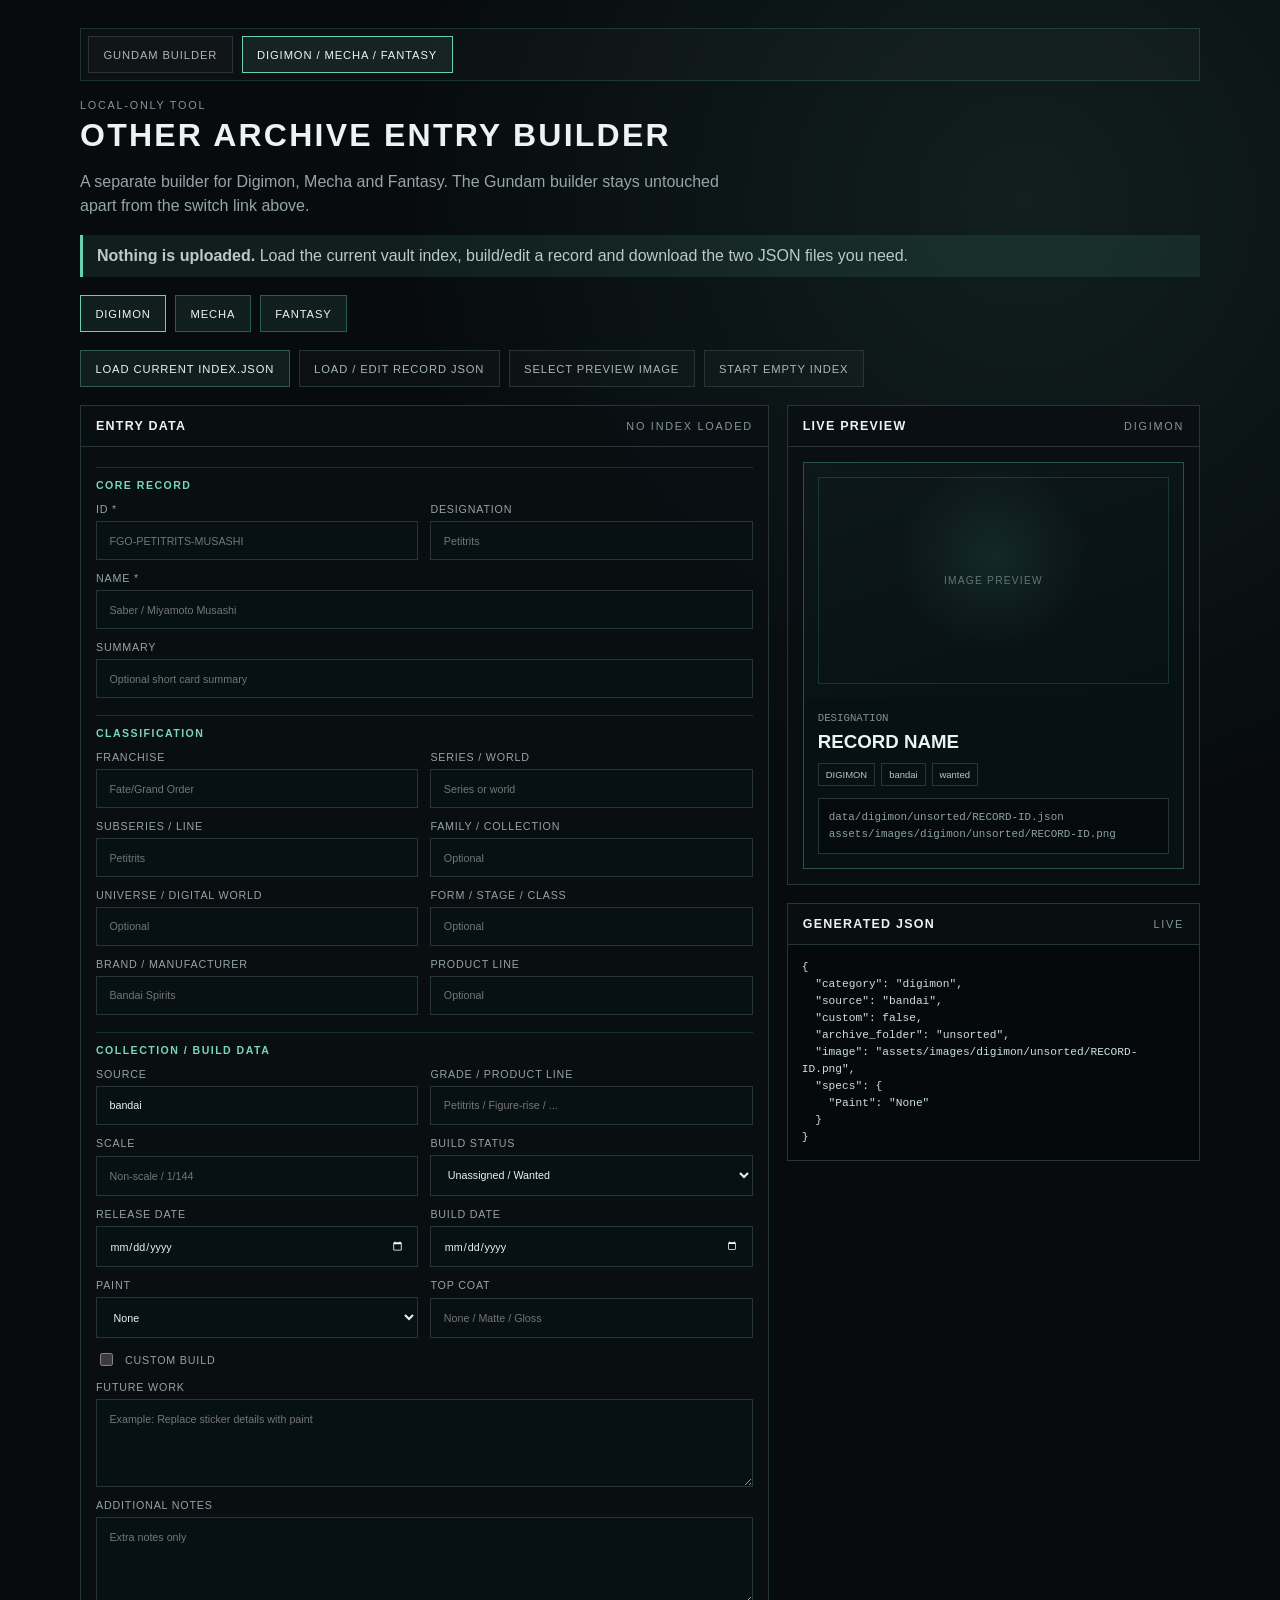
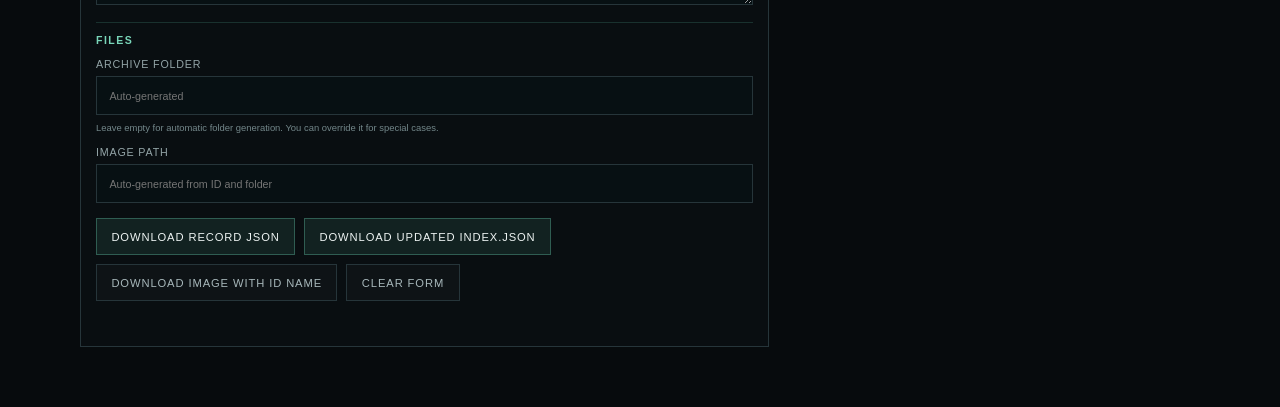
<file: gundam-entry-builder-local/other-archive-entry-builder-local.html>
<!doctype html>
<html lang="en">
<head>
<meta charset="utf-8">
<meta name="viewport" content="width=device-width, initial-scale=1">
<title>Other Archive Entry Builder</title>
<style>
:root{
  color-scheme:dark;
  --bg:#070b0d;--panel:#0b1215;--line:#26353a;--text:#edf3f2;--muted:#84969a;
  --accent:#67d0b0;--soft:rgba(103,208,176,.10);
}
*{box-sizing:border-box}
body{
  margin:0;
  background:radial-gradient(circle at 80% 10%,var(--soft),transparent 30%),var(--bg);
  color:var(--text);
  font-family:Segoe UI,Arial,sans-serif
}
body[data-vault="fantasy"]{--accent:#d4be78;--soft:rgba(212,190,120,.10)}
body[data-vault="mecha"]{--accent:#d3a16e;--soft:rgba(211,161,110,.10)}
body[data-vault="digimon"]{--accent:#67d0b0;--soft:rgba(103,208,176,.10)}
main{max-width:1160px;margin:auto;padding:28px 20px 60px}
.builder-switch,.vault-switch,.top-actions,.actions{display:flex;gap:9px;flex-wrap:wrap}
.builder-switch{
  margin-bottom:18px;padding:7px;border:1px solid color-mix(in srgb,var(--accent),transparent 82%);
  background:rgba(255,255,255,.018)
}
.builder-switch a,.vault-switch button,button,.file-label{
  display:inline-flex;align-items:center;justify-content:center;padding:.72rem .9rem;
  border:1px solid color-mix(in srgb,var(--accent),transparent 66%);
  background:var(--soft);color:var(--text);text-decoration:none;cursor:pointer;
  font:inherit;font-size:.7rem;letter-spacing:.08em
}
.builder-switch a:not(.active),button.secondary,.file-label.secondary{
  background:rgba(255,255,255,.02);border-color:var(--line);color:#a7b7ba
}
.builder-switch a.active,.vault-switch button.active{border-color:var(--accent);background:var(--soft)}
button:hover,.file-label:hover,.builder-switch a:hover{border-color:var(--accent)}
.eyebrow{font-size:.68rem;letter-spacing:.16em;color:var(--muted);text-transform:uppercase}
h1{margin:.35rem 0 .55rem;letter-spacing:.07em;font-weight:560}
.lead{max-width:75ch;color:#95a5a8;line-height:1.55}
.notice{margin:16px 0;padding:12px 14px;border-left:3px solid var(--accent);background:var(--soft);color:#bcc9c7}
.vault-switch{margin:18px 0}
.top-actions{margin:18px 0}
input[type=file]{display:none}
.layout{display:grid;grid-template-columns:minmax(0,1.25fr) minmax(310px,.75fr);gap:18px}
.panel{border:1px solid var(--line);background:rgba(9,15,18,.91)}
.panel-head{display:flex;justify-content:space-between;gap:10px;align-items:center;padding:13px 15px;border-bottom:1px solid var(--line)}
.panel-head strong{font-size:.78rem;letter-spacing:.1em}
.form-grid{display:grid;grid-template-columns:repeat(2,minmax(0,1fr));gap:12px;padding:15px}
.full{grid-column:1/-1}
.section{
  grid-column:1/-1;margin-top:5px;padding-top:11px;border-top:1px solid color-mix(in srgb,var(--accent),transparent 82%);
  color:color-mix(in srgb,var(--accent),white 12%);font-size:.66rem;font-weight:700;letter-spacing:.14em
}
label{display:grid;gap:6px;color:#93a4a7;font-size:.67rem;letter-spacing:.075em;text-transform:uppercase}
input,select,textarea{
  width:100%;padding:.78rem;border:1px solid var(--line);background:#071013;color:var(--text);font:inherit
}
textarea{min-height:88px;resize:vertical}
input:focus,select:focus,textarea:focus{outline:1px solid var(--accent);border-color:var(--accent)}
.check{display:flex;align-items:center;gap:9px}.check input{width:auto}
.help{font-size:.59rem;letter-spacing:0;text-transform:none;color:#73878a;line-height:1.4}
.actions{padding:0 15px 15px}
.status{padding:0 15px 15px;min-height:2.4em;color:#80969a;font-size:.78rem;line-height:1.5}
.status.error{color:#e59b95}
.preview{padding:15px}
.card{border:1px solid color-mix(in srgb,var(--accent),transparent 65%);background:#071013}
.visual{
  height:235px;display:grid;place-items:center;position:relative;overflow:hidden;
  background:radial-gradient(circle at 50% 40%,var(--soft),transparent 40%),linear-gradient(160deg,#0d181b,#071013)
}
.visual:before{content:"";position:absolute;inset:14px;border:1px solid color-mix(in srgb,var(--accent),transparent 82%)}
.visual img{width:94%;height:94%;object-fit:contain;filter:drop-shadow(0 13px 14px rgba(0,0,0,.42))}
.visual span{color:#607579;font-size:.64rem;letter-spacing:.12em}
.card-body{padding:14px}
.designation{color:#7d9195;font:.67rem Consolas,monospace}
.card h3{margin:.42rem 0 .65rem}
.badges{display:flex;gap:6px;flex-wrap:wrap}
.badge{padding:.31rem .44rem;border:1px solid var(--line);font-size:.59rem;color:#b7c7c8}
.path{margin-top:12px;padding:10px;border:1px solid var(--line);background:#050b0d;color:#8ca1a4;font:.68rem/1.55 Consolas,monospace;overflow-wrap:anywhere;white-space:pre-wrap}
pre{margin:0;padding:14px;max-height:570px;overflow:auto;background:#05090b;color:#cededf;font:.7rem/1.52 Consolas,monospace;white-space:pre-wrap;overflow-wrap:anywhere}
@media(max-width:880px){.layout{grid-template-columns:1fr}}
@media(max-width:640px){.form-grid{grid-template-columns:1fr}.full,.section{grid-column:auto}}
</style>
</head>
<body data-vault="digimon">
<main>
  <nav class="builder-switch" aria-label="Switch builder">
    <a href="gundam-entry-builder-local.html">GUNDAM BUILDER</a>
    <a class="active" href="other-archive-entry-builder-local.html">DIGIMON / MECHA / FANTASY</a>
  </nav>

  <div class="eyebrow">LOCAL-ONLY TOOL</div>
  <h1>OTHER ARCHIVE ENTRY BUILDER</h1>
  <p class="lead">A separate builder for Digimon, Mecha and Fantasy. The Gundam builder stays untouched apart from the switch link above.</p>
  <div class="notice"><strong>Nothing is uploaded.</strong> Load the current vault index, build/edit a record and download the two JSON files you need.</div>

  <div class="vault-switch" id="vaultSwitch">
    <button type="button" data-vault="digimon" class="active">DIGIMON</button>
    <button type="button" data-vault="mecha">MECHA</button>
    <button type="button" data-vault="fantasy">FANTASY</button>
  </div>

  <div class="top-actions">
    <label class="file-label" for="indexInput">LOAD CURRENT INDEX.JSON</label>
    <input id="indexInput" type="file" accept=".json,application/json">
    <label class="file-label secondary" for="recordInput">LOAD / EDIT RECORD JSON</label>
    <input id="recordInput" type="file" accept=".json,application/json">
    <label class="file-label secondary" for="imageInput">SELECT PREVIEW IMAGE</label>
    <input id="imageInput" type="file" accept="image/png,image/jpeg,image/webp,image/gif">
    <button class="secondary" type="button" id="newIndex">START EMPTY INDEX</button>
  </div>

  <div class="layout">
    <section class="panel">
      <div class="panel-head"><strong>ENTRY DATA</strong><span class="eyebrow" id="dbState">NO INDEX LOADED</span></div>
      <form class="form-grid" id="form">
        <div class="section">CORE RECORD</div>
        <label>ID *
          <input name="id" required placeholder="FGO-PETITRITS-MUSASHI">
        </label>
        <label>Designation
          <input name="designation" placeholder="Petitrits">
        </label>
        <label class="full">Name *
          <input name="name" required placeholder="Saber / Miyamoto Musashi">
        </label>
        <label class="full">Summary
          <input name="summary" placeholder="Optional short card summary">
        </label>

        <div class="section">CLASSIFICATION</div>
        <label>Franchise
          <input name="franchise" list="franchiseList" placeholder="Fate/Grand Order">
        </label>
        <label id="seriesLabel">Series / World
          <input name="series" list="seriesList" placeholder="Series or world">
        </label>
        <label id="subseriesLabel">Subseries / Line
          <input name="subseries" list="subseriesList" placeholder="Petitrits">
        </label>
        <label>Family / Collection
          <input name="family" list="familyList" placeholder="Optional">
        </label>
        <label id="universeLabel">Universe / Realm
          <input name="universe" placeholder="Optional">
        </label>
        <label>Form / Stage / Class
          <input name="form_stage" placeholder="Optional">
        </label>
        <label>Brand / Manufacturer
          <input name="brand" list="brandList" placeholder="Bandai Spirits">
        </label>
        <label>Product line
          <input name="line" placeholder="Optional">
        </label>

        <div class="section">COLLECTION / BUILD DATA</div>
        <label>Source
          <input name="source" list="sourceList" value="bandai" placeholder="bandai">
        </label>
        <label>Grade / Product line
          <input name="grade" placeholder="Petitrits / Figure-rise / ...">
        </label>
        <label>Scale
          <input name="scale" placeholder="Non-scale / 1/144">
        </label>
        <label>Build status
          <select name="build_status">
            <option value="">Unassigned / Wanted</option>
            <option value="backlog">Backlog</option>
            <option value="assembly">Assembly</option>
            <option value="detailing">Detailing</option>
            <option value="finishing">Finishing</option>
            <option value="completed">Completed</option>
            <option value="faulted">Faulted</option>
          </select>
        </label>
        <label>Release date<input name="release_date" type="date"></label>
        <label>Build date<input name="build_date" type="date"></label>
        <label>Paint
          <select name="paint">
            <option value="None">None</option>
            <option value="Panel Line">Panel Line</option>
            <option value="Details">Details</option>
            <option value="Custom">Custom</option>
          </select>
        </label>
        <label>Top coat<input name="top_coat" placeholder="None / Matte / Gloss"></label>
        <label class="check"><input name="custom" type="checkbox"><span>Custom build</span></label>
        <span></span>

        <label class="full">Future work
          <textarea name="future_work" placeholder="Example: Replace sticker details with paint"></textarea>
        </label>
        <label class="full">Additional notes
          <textarea name="notes" placeholder="Extra notes only"></textarea>
        </label>

        <div class="section">FILES</div>
        <label class="full">Archive folder
          <input name="archive_folder" placeholder="Auto-generated">
          <span class="help">Leave empty for automatic folder generation. You can override it for special cases.</span>
        </label>
        <label class="full">Image path
          <input name="image" placeholder="Auto-generated from ID and folder">
        </label>
      </form>

      <div class="actions">
        <button type="button" id="downloadRecord">DOWNLOAD RECORD JSON</button>
        <button type="button" id="downloadIndex">DOWNLOAD UPDATED INDEX.JSON</button>
        <button type="button" id="downloadImage" class="secondary">DOWNLOAD IMAGE WITH ID NAME</button>
        <button type="button" id="clear" class="secondary">CLEAR FORM</button>
      </div>
      <div class="status" id="status"></div>
    </section>

    <aside>
      <section class="panel">
        <div class="panel-head"><strong>LIVE PREVIEW</strong><span class="eyebrow" id="previewVault">DIGIMON</span></div>
        <div class="preview">
          <div class="card">
            <div class="visual">
              <img id="previewImage" hidden alt="">
              <span id="previewFallback">IMAGE PREVIEW</span>
            </div>
            <div class="card-body">
              <div class="designation" id="pDesignation">DESIGNATION</div>
              <h3 id="pName">RECORD NAME</h3>
              <div class="badges" id="pBadges"></div>
              <div class="path" id="pathBox"></div>
            </div>
          </div>
        </div>
      </section>
      <section class="panel" style="margin-top:18px">
        <div class="panel-head"><strong>GENERATED JSON</strong><span class="eyebrow">LIVE</span></div>
        <pre id="output">{}</pre>
      </section>
    </aside>
  </div>

  <datalist id="franchiseList"></datalist>
  <datalist id="seriesList"></datalist>
  <datalist id="subseriesList"></datalist>
  <datalist id="familyList"></datalist>
  <datalist id="brandList"></datalist>
  <datalist id="sourceList">
    <option value="bandai"><option value="p-bandai"><option value="good-smile"><option value="kotobukiya"><option value="other">
  </datalist>
</main>

<script>
(() => {
  "use strict";

  const form = document.getElementById("form");
  const output = document.getElementById("output");
  const status = document.getElementById("status");
  const dbState = document.getElementById("dbState");
  const previewImage = document.getElementById("previewImage");
  const previewFallback = document.getElementById("previewFallback");
  const vaultButtons = [...document.querySelectorAll("#vaultSwitch [data-vault]")];

  let vault = "digimon";
  let indexData = {category:vault,version:1,items:[]};
  let selectedImage = null;
  let selectedImageUrl = "";

  const $ = name => form.elements[name];
  const val = name => String($(name)?.value || "").trim();
  const checked = name => Boolean($(name)?.checked);

  function slug(value) {
    return String(value || "")
      .trim().toLowerCase()
      .replace(/&/g," and ")
      .replace(/[’']/g,"")
      .replace(/[^a-z0-9]+/g,"-")
      .replace(/^-+|-+$/g,"") || "unsorted";
  }

  function clean(obj) {
    const result = {};
    Object.entries(obj).forEach(([key,value]) => {
      if (value === "" || value === null || value === undefined) return;
      if (Array.isArray(value) && value.length === 0) return;
      if (typeof value === "object" && !Array.isArray(value)) {
        const nested = clean(value);
        if (Object.keys(nested).length) result[key] = nested;
        return;
      }
      result[key] = value;
    });
    return result;
  }

  function autoFolder() {
    const manual = val("archive_folder").replace(/^[/\\]+|[/\\]+$/g,"");
    if (manual) return manual;

    if (vault === "digimon") {
      return slug(val("series") || val("franchise") || val("universe") || val("family") || val("line"));
    }

    if (vault === "mecha") {
      const primary = slug(val("franchise") || val("brand") || val("series") || val("line"));
      const secondaryRaw = val("series");
      const secondary = slug(secondaryRaw);
      return secondaryRaw && secondary !== primary ? `${primary}/${secondary}` : primary;
    }

    const primary = slug(val("franchise") || val("universe") || val("series") || val("family"));
    const secondaryRaw = val("subseries") || val("line");
    const secondary = slug(secondaryRaw);
    if (secondaryRaw && secondary !== primary) return `${primary}/${secondary}`;

    const seriesRaw = val("series");
    const series = slug(seriesRaw);
    return seriesRaw && series !== primary ? `${primary}/${series}` : primary;
  }

  function buildRecord() {
    const id = val("id");
    const folder = autoFolder();
    const image = val("image") || `assets/images/${vault}/${folder}/${id || "RECORD-ID"}.png`;

    return clean({
      category:vault,
      id,
      designation:val("designation"),
      name:val("name"),
      summary:val("summary") || [val("franchise"), val("subseries") || val("series")].filter(Boolean).join(" / "),
      franchise:val("franchise"),
      series:val("series"),
      subseries:val("subseries"),
      line:val("line"),
      family:val("family"),
      universe:val("universe"),
      form_stage:val("form_stage"),
      brand:val("brand"),
      source:val("source"),
      custom:checked("custom"),
      grade:val("grade"),
      scale:val("scale"),
      release_date:val("release_date"),
      build_date:val("build_date"),
      build_status:val("build_status"),
      archive_folder:folder,
      image,
      specs:clean({
        "Release date":val("release_date"),
        "Build date":val("build_date"),
        "Paint":val("paint"),
        "Top coat":val("top_coat"),
        "Future work":val("future_work")
      }),
      notes:val("notes")
    });
  }

  function makeIndexEntry(record) {
    return clean({
      category:vault,
      id:record.id,
      designation:record.designation,
      name:record.name,
      summary:record.summary,
      franchise:record.franchise,
      series:record.series,
      subseries:record.subseries,
      line:record.line,
      family:record.family,
      universe:record.universe,
      form_stage:record.form_stage,
      brand:record.brand,
      source:record.source,
      custom:record.custom,
      grade:record.grade,
      scale:record.scale,
      release_date:record.release_date,
      build_date:record.build_date,
      build_status:record.build_status,
      archive_folder:record.archive_folder,
      image:record.image,
      file:`${record.archive_folder}/${record.id}.json`
    });
  }

  function validate(record) {
    if (!record.id) return "ID is required.";
    if (!record.name) return "Name is required.";
    if (!/^[A-Za-z0-9._+-]+$/.test(record.id)) return "ID may only contain letters, numbers, dot, underscore, + and -.";
    return "";
  }

  function updateIndex(record) {
    const entry = makeIndexEntry(record);
    const pos = indexData.items.findIndex(item => String(item.id) === String(record.id));
    if (pos >= 0) indexData.items[pos] = entry;
    else indexData.items.push(entry);
    indexData.items.sort((a,b) => String(a.name || a.id || "").localeCompare(String(b.name || b.id || ""), undefined, {sensitivity:"base"}));
    refreshLists();
  }

  function escapeHtml(value) {
    return String(value || "").replace(/[&<>"']/g, c => ({
      "&":"&amp;","<":"&lt;",">":"&gt;",'"':"&quot;","'":"&#039;"
    })[c]);
  }

  function update() {
    const record = buildRecord();
    output.textContent = JSON.stringify(record,null,2);

    document.getElementById("pDesignation").textContent = record.designation || record.id || "DESIGNATION";
    document.getElementById("pName").textContent = record.name || "RECORD NAME";
    document.getElementById("pBadges").innerHTML = [
      vault.toUpperCase(), record.source, record.grade, record.scale, record.build_status || "wanted"
    ].filter(Boolean).map(v => `<span class="badge">${escapeHtml(v)}</span>`).join("");

    document.getElementById("pathBox").textContent =
      `data/${vault}/${record.archive_folder}/${record.id || "RECORD-ID"}.json\n${record.image || ""}`;
  }

  function refreshLists() {
    const items = indexData.items || [];
    const fill = (id,values) => {
      const list = document.getElementById(id);
      list.innerHTML = "";
      [...new Set(values.filter(Boolean).map(String))].sort().forEach(value => {
        const option = document.createElement("option");
        option.value = value;
        list.appendChild(option);
      });
    };
    fill("franchiseList",items.map(x=>x.franchise));
    fill("seriesList",items.map(x=>x.series));
    fill("subseriesList",items.map(x=>x.subseries));
    fill("familyList",items.map(x=>x.family));
    fill("brandList",items.map(x=>x.brand));
    dbState.textContent = items.length ? `${items.length} ${vault.toUpperCase()} RECORD${items.length===1?"":"S"} LOADED` : "NO INDEX LOADED";
  }

  function setVault(next,reset=true) {
    vault = next;
    document.body.dataset.vault = next;
    vaultButtons.forEach(button => button.classList.toggle("active",button.dataset.vault === next));
    document.getElementById("previewVault").textContent = next.toUpperCase();

    const labels = {
      digimon:["Series / World","Subseries / Line","Universe / Digital World"],
      mecha:["Series","Line / Variant","Universe / Setting"],
      fantasy:["Series / World","Subseries / Line","Universe / Realm"]
    }[next];

    document.getElementById("seriesLabel").childNodes[0].nodeValue = labels[0] + "\n";
    document.getElementById("subseriesLabel").childNodes[0].nodeValue = labels[1] + "\n";
    document.getElementById("universeLabel").childNodes[0].nodeValue = labels[2] + "\n";

    if (reset) {
      indexData = {category:next,version:1,items:[]};
      form.reset();
      $("source").value = "bandai";
      $("paint").value = "None";
      clearImage();
    }
    refreshLists();
    update();
  }

  function loadRecord(record) {
    const recordVault = record.category || vault;
    if (["digimon","mecha","fantasy"].includes(recordVault) && recordVault !== vault) {
      setVault(recordVault,false);
    }

    const mapping = {
      id:record.id,designation:record.designation,name:record.name,summary:record.summary,
      franchise:record.franchise,series:record.series,subseries:record.subseries,line:record.line,
      family:record.family,universe:record.universe,form_stage:record.form_stage,brand:record.brand,
      source:record.source,grade:record.grade,scale:record.scale,release_date:record.release_date,
      build_date:record.build_date,build_status:record.build_status,archive_folder:record.archive_folder || folderFromFile(record.file),
      image:record.image,paint:record.specs?.["Paint"] || "None",top_coat:record.specs?.["Top coat"] || "",
      future_work:record.specs?.["Future work"] || "",notes:record.notes || record.description || ""
    };
    Object.entries(mapping).forEach(([name,value]) => {
      if ($(name)) $(name).value = value ?? "";
    });
    $("custom").checked = Boolean(record.custom);
    update();
  }

  function folderFromFile(file) {
    const path = String(file || "").replace(/\\/g,"/");
    return path.includes("/") ? path.split("/").slice(0,-1).join("/") : "";
  }

  function show(message,error=false) {
    status.textContent = message;
    status.classList.toggle("error",error);
  }

  function clearImage() {
    selectedImage = null;
    if (selectedImageUrl) URL.revokeObjectURL(selectedImageUrl);
    selectedImageUrl = "";
    previewImage.hidden = true;
    previewImage.removeAttribute("src");
    previewFallback.hidden = false;
  }

  function downloadJson(data,filename) {
    const blob = new Blob([JSON.stringify(data,null,2)+"\n"],{type:"application/json"});
    const url = URL.createObjectURL(blob);
    const link = document.createElement("a");
    link.href = url;
    link.download = filename;
    link.click();
    setTimeout(()=>URL.revokeObjectURL(url),1000);
  }

  vaultButtons.forEach(button => button.addEventListener("click",() => setVault(button.dataset.vault,true)));
  form.addEventListener("input",update);
  form.addEventListener("change",update);

  document.getElementById("indexInput").addEventListener("change",async event => {
    const file = event.target.files?.[0];
    if (!file) return;
    try {
      const parsed = JSON.parse(await file.text());
      if (!Array.isArray(parsed.items)) throw new Error("No items array found.");
      const category = parsed.category;
      if (category && !["digimon","mecha","fantasy"].includes(category)) {
        throw new Error(`This index is for "${category}". Use the Gundam builder for Gundam.`);
      }
      if (category && category !== vault) setVault(category,false);
      indexData = {category:vault,version:Number(parsed.version)||1,items:parsed.items};
      refreshLists();
      update();
      show(`Loaded ${parsed.items.length} ${vault} index record(s).`);
    } catch (error) {
      show(`Could not load index.json: ${error.message}`,true);
    }
    event.target.value = "";
  });

  document.getElementById("recordInput").addEventListener("change",async event => {
    const file = event.target.files?.[0];
    if (!file) return;
    try {
      const record = JSON.parse(await file.text());
      if (!record.id) throw new Error("Record has no ID.");
      if (record.category === "gundam") throw new Error("Use the Gundam builder for Gundam records.");
      loadRecord(record);
      show(`Loaded ${record.name || record.id} for editing.`);
    } catch (error) {
      show(`Could not load record: ${error.message}`,true);
    }
    event.target.value = "";
  });

  document.getElementById("imageInput").addEventListener("change",event => {
    const file = event.target.files?.[0];
    if (!file) return;
    selectedImage = file;
    if (selectedImageUrl) URL.revokeObjectURL(selectedImageUrl);
    selectedImageUrl = URL.createObjectURL(file);
    previewImage.src = selectedImageUrl;
    previewImage.hidden = false;
    previewFallback.hidden = true;
    show(`Preview image selected: ${file.name}`);
    event.target.value = "";
  });

  document.getElementById("newIndex").addEventListener("click",() => {
    indexData = {category:vault,version:1,items:[]};
    refreshLists();
    show(`Started an empty ${vault} index.`);
  });

  document.getElementById("downloadRecord").addEventListener("click",() => {
    const record = buildRecord();
    const error = validate(record);
    if (error) return show(error,true);
    updateIndex(record);
    downloadJson(record,`${record.id}.json`);
    show(`Downloaded ${record.id}.json. Target: data/${vault}/${record.archive_folder}/`);
  });

  document.getElementById("downloadIndex").addEventListener("click",() => {
    const record = buildRecord();
    const error = validate(record);
    if (error) return show(error,true);
    updateIndex(record);
    downloadJson(indexData,"index.json");
    show(`Downloaded updated data/${vault}/index.json.`);
  });

  document.getElementById("downloadImage").addEventListener("click",() => {
    if (!selectedImage) return show("Select an image first.",true);
    const record = buildRecord();
    const error = validate(record);
    if (error) return show(error,true);
    const ext = selectedImage.name.match(/\.[^.]+$/)?.[0]?.toLowerCase() || ".png";
    const url = URL.createObjectURL(selectedImage);
    const link = document.createElement("a");
    link.href = url;
    link.download = `${record.id}${ext}`;
    link.click();
    setTimeout(()=>URL.revokeObjectURL(url),1000);
    show(`Downloaded image copy as ${record.id}${ext}.`);
  });

  document.getElementById("clear").addEventListener("click",() => {
    form.reset();
    $("source").value = "bandai";
    $("paint").value = "None";
    clearImage();
    update();
    show("Form cleared.");
  });

  setVault("digimon",false);
})();
</script>
</body>
</html>
</file>
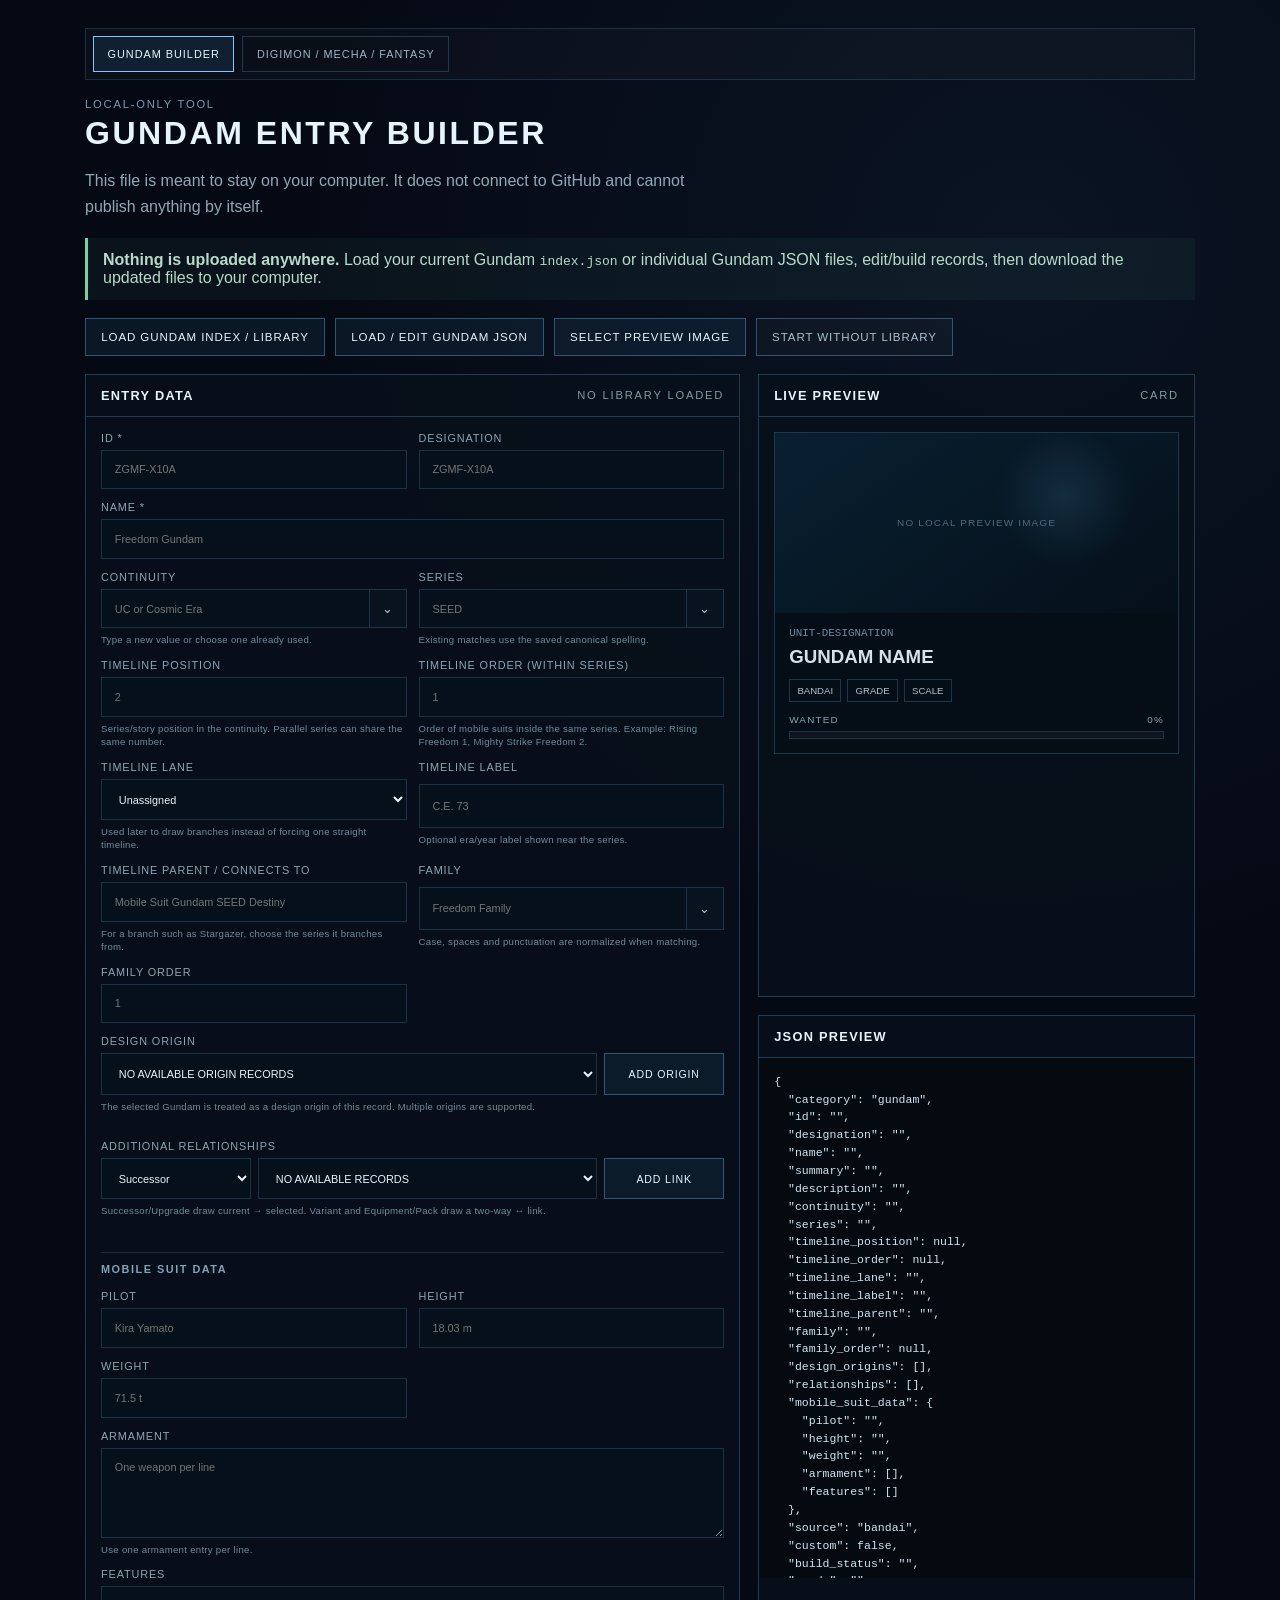
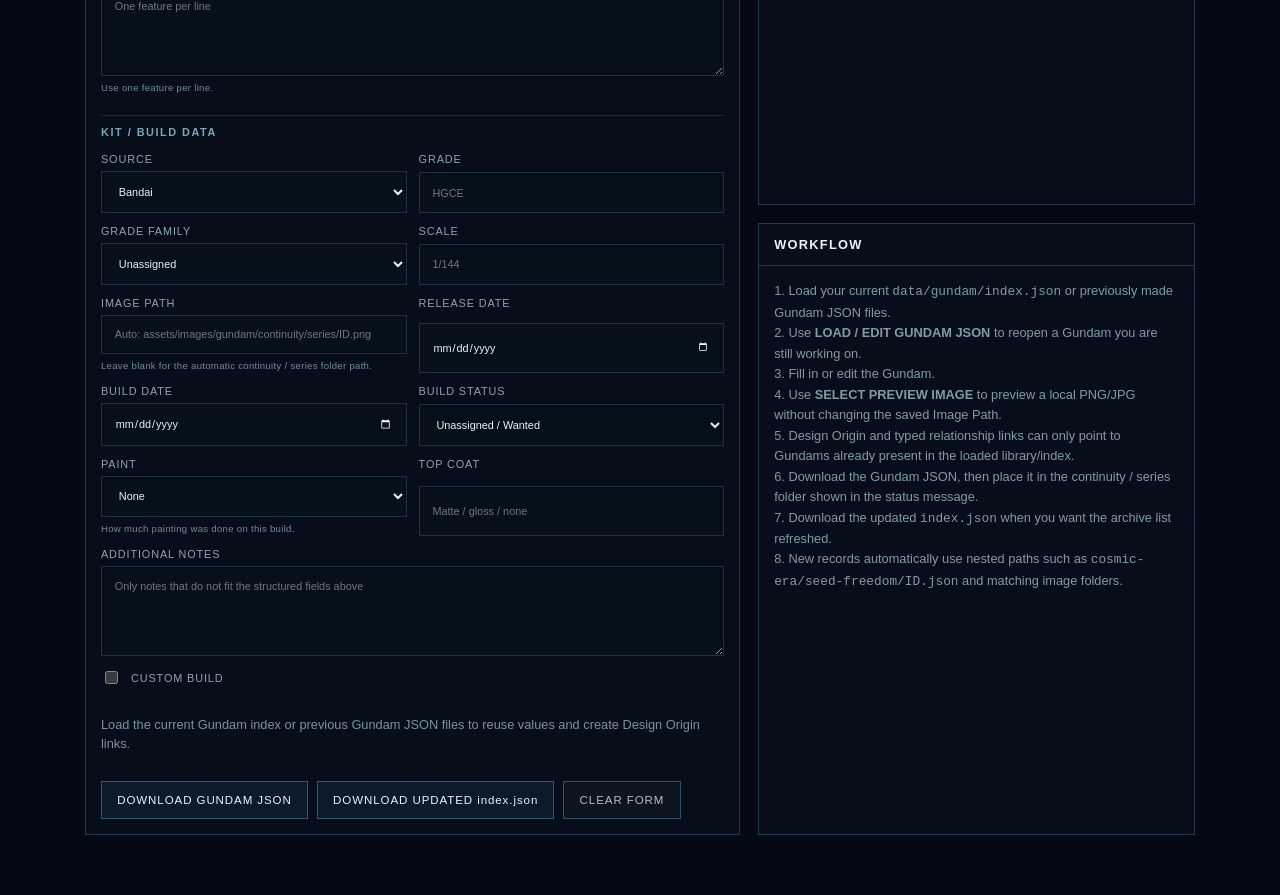
<file: tools/gundam-entry-builder-local.html>
<!doctype html>
<html lang="en">
<head>
  <meta charset="utf-8">
  <meta name="viewport" content="width=device-width, initial-scale=1">
  <title>Local Gundam Entry Builder</title>
  <style>
    :root{
      color-scheme:dark;
      --bg:#050914;
      --panel:#08111b;
      --line:rgba(127,199,255,.24);
      --text:#e7f4fb;
      --muted:#809aaa;
      --accent:#7fc7ff;
    }
    *{box-sizing:border-box}
    body{
      margin:0;
      background:
        radial-gradient(circle at 80% 10%,rgba(50,100,150,.12),transparent 30%),
        var(--bg);
      color:var(--text);
      font-family:Segoe UI,Arial,sans-serif;
    }
    main{max-width:1150px;margin:0 auto;padding:28px 20px 60px}
    .eyebrow{color:var(--muted);font-size:.7rem;letter-spacing:.16em;text-transform:uppercase}
    h1{margin:.35rem 0 .6rem;letter-spacing:.08em;font-weight:560}
    .lead{max-width:70ch;color:#91a8b6;line-height:1.6}
    .privacy{
      margin:18px 0;
      padding:13px 15px;
      border-left:3px solid #77cfa9;
      background:rgba(70,140,110,.08);
      color:#b8d9c9;
    }
    .top-actions{display:flex;gap:10px;flex-wrap:wrap;margin:18px 0}

    .builder-switch{
      display:flex;
      gap:8px;
      flex-wrap:wrap;
      margin:0 0 18px;
      padding:7px;
      border:1px solid rgba(127,199,255,.16);
      background:rgba(255,255,255,.018);
    }
    .builder-switch a{
      display:inline-flex;
      align-items:center;
      justify-content:center;
      padding:.68rem .85rem;
      border:1px solid rgba(127,199,255,.22);
      color:#9eb6c4;
      text-decoration:none;
      font-size:.68rem;
      letter-spacing:.09em;
    }
    .builder-switch a:hover{
      border-color:var(--accent);
      color:var(--text);
    }
    .builder-switch a.active{
      border-color:var(--accent);
      background:rgba(48,106,145,.20);
      color:var(--text);
    }

    .layout{display:grid;grid-template-columns:minmax(0,1.2fr) minmax(300px,.8fr);gap:18px}
    .panel{border:1px solid var(--line);background:rgba(7,16,26,.86)}
    .panel-head{padding:13px 15px;border-bottom:1px solid var(--line);display:flex;justify-content:space-between;gap:12px;align-items:center}
    .panel-head strong{letter-spacing:.1em;font-size:.8rem}
    .form-grid{display:grid;grid-template-columns:repeat(2,minmax(0,1fr));gap:12px;padding:15px}
    label{display:grid;gap:6px;color:#8ca4b4;font-size:.68rem;letter-spacing:.08em;text-transform:uppercase}
    .full{grid-column:1/-1}
    .builder-section-label{
      margin-top:8px;
      padding:10px 0 3px;
      border-top:1px solid rgba(127,199,255,.15);
      color:#7fa4b8;
      font-size:.68rem;
      font-weight:600;
      letter-spacing:.14em;
    }
    input,select,textarea{
      width:100%;padding:.8rem;border:1px solid rgba(127,199,255,.18);
      background:#06101a;color:var(--text);font:inherit
    }
    textarea{min-height:90px;resize:vertical}
    .check{display:flex;align-items:center;gap:10px}
    .check input{width:auto}
    button,.file-label{
      display:inline-flex;align-items:center;justify-content:center;
      padding:.75rem .95rem;border:1px solid rgba(127,199,255,.34);
      background:rgba(48,106,145,.14);color:var(--text);cursor:pointer;
      font:inherit;font-size:.72rem;letter-spacing:.08em;text-decoration:none
    }
    button:hover,.file-label:hover{border-color:var(--accent);background:rgba(48,106,145,.24)}
    .secondary{background:rgba(255,255,255,.025);color:#abc0cd}
    #libraryInput,#editInput,#previewImageInput{display:none}
    .actions{padding:0 15px 15px;display:flex;gap:9px;flex-wrap:wrap}
    .status{padding:0 15px 15px;color:#7892a2;font-size:.8rem;line-height:1.5}
    pre{
      margin:0;max-height:520px;overflow:auto;padding:15px;background:#040a10;
      color:#cfe6f3;font: .72rem/1.55 Consolas,monospace;white-space:pre-wrap;overflow-wrap:anywhere
    }
    .preview{padding:15px}
    .card{border:1px solid var(--line);background:#050d16}
    .visual{
      height:180px;
      position:relative;
      display:grid;
      place-items:center;
      overflow:hidden;
      background:
        radial-gradient(circle at 72% 35%,rgba(100,180,230,.15),transparent 22%),
        linear-gradient(145deg,#0a2233,#05101b)
    }
    .visual img{
      width:92%;
      height:92%;
      object-fit:contain;
      filter:drop-shadow(0 10px 12px rgba(0,0,0,.4))
    }
    .visual span{
      color:#587487;
      font-size:.62rem;
      letter-spacing:.12em
    }
    .preview-status{
      margin-top:12px;
      display:grid;
      gap:6px;
    }
    .preview-status-topline{
      display:flex;
      justify-content:space-between;
      align-items:center;
      gap:10px;
      font-size:.62rem;
      letter-spacing:.12em;
      color:#8fb0c1;
    }
    .preview-status-meter{
      position:relative;
      height:8px;
      border:1px solid rgba(127,199,255,.18);
      background:rgba(255,255,255,.04);
      overflow:hidden;
    }
    .preview-status-meter span{
      display:block;
      height:100%;
      width:0%;
      background:linear-gradient(90deg, rgba(127,199,255,.55), rgba(127,199,255,.95));
    }

    .card.is-faulted{
      opacity:.78;
    }
    .card.is-faulted .visual img{
      filter:grayscale(.82) saturate(.38) brightness(.72)
        drop-shadow(0 10px 12px rgba(0,0,0,.45));
    }
    .card.is-backlog .visual img{
      filter:grayscale(1) contrast(.92) brightness(.93) drop-shadow(0 10px 12px rgba(0,0,0,.4));
    }
    .card.is-backlog{
      opacity:.92;
    }
    .card-body{padding:14px}
    .designation{color:#7895a7;font:.68rem Consolas,monospace}
    .card h3{margin:.45rem 0 .7rem}
    .badges{display:flex;gap:6px;flex-wrap:wrap}
    .badge{padding:.32rem .45rem;border:1px solid var(--line);font-size:.6rem;color:#bdd5e2}
    .help{padding:15px;color:#819aa9;line-height:1.6;font-size:.8rem}

    .combo{
      position:relative;
      display:grid;
      grid-template-columns:minmax(0,1fr) 38px;
    }
    .combo input{
      border-right:0;
    }
    .combo-toggle{
      padding:0;
      min-width:38px;
      border:1px solid rgba(127,199,255,.18);
      background:#08131f;
      color:#a9c4d3;
      font-size:.8rem;
    }
    .combo-toggle:hover{
      border-color:var(--accent);
      background:#0b1825;
    }
    .combo-menu{
      position:absolute;
      z-index:30;
      left:0;
      right:0;
      top:calc(100% + 4px);
      max-height:210px;
      overflow:auto;
      border:1px solid rgba(127,199,255,.28);
      background:#07111b;
      box-shadow:0 12px 28px rgba(0,0,0,.32);
    }
    .combo-menu[hidden]{display:none}
    .combo-option{
      display:block;
      width:100%;
      padding:.72rem .8rem;
      border:0;
      border-bottom:1px solid rgba(127,199,255,.08);
      background:transparent;
      color:#c8ddea;
      text-align:left;
      font:inherit;
      font-size:.75rem;
      letter-spacing:.02em;
    }
    .combo-option:hover,
    .combo-option:focus{
      background:rgba(66,126,167,.17);
      color:#edf8ff;
    }
    .combo-empty{
      padding:.72rem .8rem;
      color:#6f8b9c;
      font-size:.72rem;
    }
    .normalize-note{
      color:#6f8b9c;
      font-size:.6rem;
      letter-spacing:.03em;
      text-transform:none;
      line-height:1.35;
    }


    .origin-picker{
      display:grid;
      grid-template-columns:minmax(0,1fr) 120px;
      gap:7px;
    }
    .origin-picker button{
      padding:.65rem .7rem;
      font-size:.66rem;
    }
    .relationship-picker{
      display:grid;
      grid-template-columns:150px minmax(0,1fr) 120px;
      gap:7px;
    }
    .relationship-picker button{
      padding:.65rem .7rem;
      font-size:.66rem;
    }
    .relationship-type-tag{
      color:#83abc2;
      font-size:.56rem;
      letter-spacing:.08em;
      text-transform:uppercase;
    }
    .origin-chips{
      display:flex;
      flex-wrap:wrap;
      gap:7px;
      min-height:8px;
    }
    .origin-chip{
      display:inline-flex;
      align-items:center;
      gap:7px;
      padding:.45rem .55rem;
      border:1px solid rgba(127,199,255,.24);
      background:rgba(55,110,150,.10);
      color:#c7dce8;
      font-size:.66rem;
      letter-spacing:0;
      text-transform:none;
    }
    .origin-chip button{
      border:0;
      padding:0 .15rem;
      background:transparent;
      color:#8faaba;
      font-size:.9rem;
      line-height:1;
    }
    @media(max-width:520px){
      .origin-picker,.relationship-picker{grid-template-columns:1fr}
    }

    @media(max-width:850px){.layout{grid-template-columns:1fr}}
    @media(max-width:600px){.form-grid{grid-template-columns:1fr}.full{grid-column:auto}}
  </style>
</head>
<body>
<main>

  <nav class="builder-switch" aria-label="Switch builder">
    <a class="active" href="gundam-entry-builder-local.html">GUNDAM BUILDER</a>
    <a href="other-archive-entry-builder-local.html">DIGIMON / MECHA / FANTASY</a>
  </nav>

  <div class="eyebrow">LOCAL-ONLY TOOL</div>
  <h1>GUNDAM ENTRY BUILDER</h1>
  <p class="lead">This file is meant to stay on your computer. It does not connect to GitHub and cannot publish anything by itself.</p>

  <div class="privacy"><strong>Nothing is uploaded anywhere.</strong> Load your current Gundam <code>index.json</code> or individual Gundam JSON files, edit/build records, then download the updated files to your computer.</div>

  <div class="top-actions">
    <label class="file-label" for="libraryInput">LOAD GUNDAM INDEX / LIBRARY</label>
    <input id="libraryInput" type="file" accept=".json,application/json" multiple>

    <label class="file-label" for="editInput">LOAD / EDIT GUNDAM JSON</label>
    <input id="editInput" type="file" accept=".json,application/json">

    <label class="file-label" for="previewImageInput">SELECT PREVIEW IMAGE</label>
    <input id="previewImageInput" type="file" accept="image/png,image/jpeg,image/webp,image/gif">

    <button class="secondary" type="button" id="newDatabase">START WITHOUT LIBRARY</button>
  </div>

  <div class="layout">
    <section class="panel">
      <div class="panel-head">
        <strong>ENTRY DATA</strong>
        <span id="dbState" class="eyebrow">NO DATABASE LOADED</span>
      </div>

      <form id="form" class="form-grid">
        <label>ID *
          <input name="id" required placeholder="ZGMF-X10A">
        </label>
        <label>Designation
          <input name="designation" placeholder="ZGMF-X10A">
        </label>
        <label class="full">Name *
          <input name="name" required placeholder="Freedom Gundam">
        </label>
        <label>Continuity
          <span class="combo" data-combo="continuity">
            <input name="continuity" id="continuityInput" autocomplete="off" placeholder="UC or Cosmic Era">
            <button class="combo-toggle" type="button" aria-label="Show previously used continuities">⌄</button>
            <span class="combo-menu" id="continuityMenu" hidden></span>
          </span>
          <span class="normalize-note">Type a new value or choose one already used.</span>
        </label>

        <label>Series
          <span class="combo" data-combo="series">
            <input name="series" id="seriesInput" autocomplete="off" placeholder="SEED">
            <button class="combo-toggle" type="button" aria-label="Show previously used series">⌄</button>
            <span class="combo-menu" id="seriesMenu" hidden></span>
          </span>
          <span class="normalize-note">Existing matches use the saved canonical spelling.</span>
        </label>
        <datalist id="series"></datalist>

        <label>Timeline position
          <input name="timeline_position" type="number" min="1" step="1" placeholder="2">
          <span class="normalize-note">Series/story position in the continuity. Parallel series can share the same number.</span>
        </label>

        <label>Timeline order (within series)
          <input name="timeline_order" type="number" min="1" step="1" placeholder="1">
          <span class="normalize-note">Order of mobile suits inside the same series. Example: Rising Freedom 1, Mighty Strike Freedom 2.</span>
        </label>

        <label>Timeline lane
          <select name="timeline_lane">
            <option value="">Unassigned</option>
            <option value="main">Main</option>
            <option value="parallel">Parallel</option>
            <option value="side-story">Side Story</option>
            <option value="alternate">Alternate</option>
          </select>
          <span class="normalize-note">Used later to draw branches instead of forcing one straight timeline.</span>
        </label>

        <label>Timeline label
          <input name="timeline_label" placeholder="C.E. 73">
          <span class="normalize-note">Optional era/year label shown near the series.</span>
        </label>

        <label>Timeline parent / connects to
          <input name="timeline_parent" list="series" placeholder="Mobile Suit Gundam SEED Destiny">
          <span class="normalize-note">For a branch such as Stargazer, choose the series it branches from.</span>
        </label>

        <label>Family
          <span class="combo" data-combo="family">
            <input name="family" id="familyInput" autocomplete="off" placeholder="Freedom Family">
            <button class="combo-toggle" type="button" aria-label="Show previously used families">⌄</button>
            <span class="combo-menu" id="familyMenu" hidden></span>
          </span>
          <span class="normalize-note">Case, spaces and punctuation are normalized when matching.</span>
        </label>

        <label>Family order
          <input name="family_order" type="number" min="1" step="1" placeholder="1">
        </label>
        <label class="full">Design origin
          <span class="origin-picker">
            <select id="originSelect" aria-label="Choose an existing Gundam as a design origin">
              <option value="">LOAD PREVIOUS GUNDAM JSON(S) FIRST...</option>
            </select>
            <button type="button" id="addOrigin">ADD ORIGIN</button>
          </span>
          <span class="normalize-note">The selected Gundam is treated as a design origin of this record. Multiple origins are supported.</span>
          <span class="origin-chips" id="originChips"></span>
        </label>

        <label class="full">Additional relationships
          <span class="relationship-picker">
            <select id="relationshipType" aria-label="Relationship type">
              <option value="successor">Successor</option>
              <option value="variant">Variant</option>
              <option value="upgrade">Upgrade</option>
              <option value="equipment-pack">Equipment / Pack</option>
            </select>
            <select id="relationshipSelect" aria-label="Choose an existing Gundam for this relationship">
              <option value="">LOAD PREVIOUS GUNDAM JSON(S) FIRST...</option>
            </select>
            <button type="button" id="addRelationship">ADD LINK</button>
          </span>
          <span class="normalize-note">Successor/Upgrade draw current → selected. Variant and Equipment/Pack draw a two-way ↔ link.</span>
          <span class="origin-chips" id="relationshipChips"></span>
        </label>

        <div class="full builder-section-label">MOBILE SUIT DATA</div>

        <label>Pilot
          <input name="pilot" placeholder="Kira Yamato">
        </label>
        <label>Height
          <input name="height" placeholder="18.03 m">
        </label>
        <label>Weight
          <input name="weight" placeholder="71.5 t">
        </label>
        <label class="full">Armament
          <textarea name="armament" placeholder="One weapon per line"></textarea>
          <span class="normalize-note">Use one armament entry per line.</span>
        </label>
        <label class="full">Features
          <textarea name="features" placeholder="One feature per line"></textarea>
          <span class="normalize-note">Use one feature per line.</span>
        </label>

        <div class="full builder-section-label">KIT / BUILD DATA</div>

        <label>Source
          <select name="source">
            <option value="bandai">Bandai</option>
            <option value="p-bandai">P-Bandai</option>
            <option value="base">Gundam Base / Exclusive</option>
            <option value="3rd-party">3rd Party</option>
          </select>
        </label>
        <label>Grade
          <input name="grade" placeholder="HGCE">
        </label>
        <label>Grade family
          <select name="grade_family">
            <option value="">Unassigned</option>
            <option>HG</option><option>RG</option><option>MG</option><option>PG</option>
          </select>
        </label>
        <label>Scale
          <input name="scale" placeholder="1/144">
        </label>
        <label>Image path
          <input name="image" placeholder="Auto: assets/images/gundam/continuity/series/ID.png">
          <span class="normalize-note">Leave blank for the automatic continuity / series folder path.</span>
        </label>
        <label>Release date
          <input name="release_date" type="date">
        </label>
        <label>Build date
          <input name="build_date" type="date">
        </label>
        <label>Build status
          <select name="build_status">
            <option value="">Unassigned / Wanted</option>
            <option value="backlog">Backlog</option>
            <option value="assembly">Assembly</option>
            <option value="detailing">Detailing</option>
            <option value="finishing">Finishing</option>
            <option value="completed">Completed</option>
            <option value="faulted">Faulted</option>
          </select>
        </label>
        <label>Paint
          <select name="paint">
            <option value="none">None</option>
            <option value="panel-line">Panel Line</option>
            <option value="details">Details</option>
            <option value="custom">Custom</option>
          </select>
          <span class="normalize-note">How much painting was done on this build.</span>
        </label>
        <label>Top coat
          <input name="top_coat" placeholder="Matte / gloss / none">
        </label>
        <label class="full">Additional notes
          <textarea name="description" placeholder="Only notes that do not fit the structured fields above"></textarea>
        </label>
        <label class="check">
          <input name="custom" type="checkbox">
          <span>Custom build</span>
        </label>
      </form>

      <p class="status" id="status">Load the current Gundam index or previous Gundam JSON files to reuse values and create Design Origin links.</p>

      <div class="actions">
        <button type="button" id="downloadEntry">DOWNLOAD GUNDAM JSON</button>
        <button type="button" id="downloadUpdated">DOWNLOAD UPDATED index.json</button>
        <button type="button" class="secondary" id="clear">CLEAR FORM</button>
      </div>
    </section>

    <aside style="display:grid;gap:18px">
      <section class="panel">
        <div class="panel-head"><strong>LIVE PREVIEW</strong><span class="eyebrow">CARD</span></div>
        <div class="preview">
          <div class="card">
            <div class="visual" id="previewVisual">
              <img id="previewLocalImage" alt="" hidden>
              <span id="previewImageFallback">NO LOCAL PREVIEW IMAGE</span>
            </div>
            <div class="card-body">
              <div class="designation" id="pDesignation">UNIT-DESIGNATION</div>
              <h3 id="pName">GUNDAM NAME</h3>
              <div class="badges">
                <span class="badge" id="pSource">BANDAI</span>
                <span class="badge" id="pGrade">GRADE</span>
                <span class="badge" id="pScale">SCALE</span>
                <span class="badge" id="pCustom" hidden>CUSTOM</span>
              </div>
              <div class="preview-status" id="previewStatus" hidden>
                <div class="preview-status-topline">
                  <span class="preview-status-label" id="pBuildStatus">BUILD STATUS</span>
                  <span class="preview-status-percent" id="pBuildPercent">0%</span>
                </div>
                <div class="preview-status-meter"><span id="pBuildMeter"></span></div>
              </div>
            </div>
          </div>
        </div>
      </section>

      <section class="panel">
        <div class="panel-head"><strong>JSON PREVIEW</strong></div>
        <pre id="output">{}</pre>
      </section>

      <section class="panel">
        <div class="panel-head"><strong>WORKFLOW</strong></div>
        <div class="help">
          1. Load your current <code>data/gundam/index.json</code> or previously made Gundam JSON files.<br>
          2. Use <strong>LOAD / EDIT GUNDAM JSON</strong> to reopen a Gundam you are still working on.<br>
          3. Fill in or edit the Gundam.<br>
          4. Use <strong>SELECT PREVIEW IMAGE</strong> to preview a local PNG/JPG without changing the saved Image Path.<br>
          5. Design Origin and typed relationship links can only point to Gundams already present in the loaded library/index.<br>
          6. Download the Gundam JSON, then place it in the continuity / series folder shown in the status message.<br>
          7. Download the updated <code>index.json</code> when you want the archive list refreshed.<br>
          8. New records automatically use nested paths such as <code>cosmic-era/seed-freedom/ID.json</code> and matching image folders.
        </div>
      </section>
    </aside>
  </div>
</main>

<script>
  let indexData = {
    category: "gundam",
    version: 1,
    items: []
  };

  let previewImageObjectUrl = "";
  let libraryRecords = new Map();
  let selectedOrigins = [];
  let selectedRelationships = [];

  let canonicalValues = {
    continuity: new Map(),
    series: new Map(),
    family: new Map()
  };

  const form = document.getElementById("form");
  const output = document.getElementById("output");
  const status = document.getElementById("status");
  const dbState = document.getElementById("dbState");
  const originSelect = document.getElementById("originSelect");
  const originChips = document.getElementById("originChips");
  const relationshipType = document.getElementById("relationshipType");
  const relationshipSelect = document.getElementById("relationshipSelect");
  const relationshipChips = document.getElementById("relationshipChips");
  const previewLocalImage = document.getElementById("previewLocalImage");
  const previewImageFallback = document.getElementById("previewImageFallback");

  const sourceLabels = {
    "bandai":"BANDAI",
    "p-bandai":"P-BANDAI",
    "base":"BASE EXCLUSIVE",
    "3rd-party":"3RD PARTY"
  };

  // ------------------------------------------------------------
  // Load an existing gundam/index.json or individual Gundam JSONs.
  // ------------------------------------------------------------
  document.getElementById("libraryInput").addEventListener("change", async event => {
    const files = [...(event.target.files || [])];
    if (!files.length) return;

    let loaded = 0;
    let failed = 0;

    for (const file of files) {
      try {
        const parsed = JSON.parse(await file.text());

        // New category index format.
        if (
          parsed &&
          parsed.category === "gundam" &&
          Array.isArray(parsed.items)
        ) {
          indexData = {
            category: "gundam",
            version: Number(parsed.version) || 1,
            items: parsed.items
          };

          parsed.items
            .filter(item => item && item.id)
            .forEach(addRecordToLibrary);

          loaded += parsed.items.length;
          continue;
        }

        // Legacy items.json support for easy migration.
        if (parsed && Array.isArray(parsed.items)) {
          const gundams = parsed.items.filter(
            item => item && item.category === "gundam" && item.id
          );

          indexData = {
            category: "gundam",
            version: 1,
            items: gundams.map(makeIndexRecord)
          };

          gundams.forEach(addRecordToLibrary);
          loaded += gundams.length;
          continue;
        }

        // Individual Gundam JSON.
        if (parsed && parsed.category === "gundam" && parsed.id) {
          addRecordToLibrary(parsed);
          upsertIndexRecord(parsed);
          loaded += 1;
          continue;
        }

        failed += 1;
      } catch {
        failed += 1;
      }
    }

    refreshLibraryUI();
    event.target.value = "";

    const suffix = failed ? ` ${failed} file(s) could not be used.` : "";
    show(`${loaded} Gundam record(s) loaded.${suffix}`, failed > 0);
  });

  // ------------------------------------------------------------
  // Load one full Gundam record into the form for editing.
  // ------------------------------------------------------------
  document.getElementById("editInput").addEventListener("change", async event => {
    const file = event.target.files && event.target.files[0];
    if (!file) return;

    try {
      const parsed = JSON.parse(await file.text());

      if (!parsed || parsed.category !== "gundam" || !parsed.id) {
        throw new Error("This is not a valid Gundam entry JSON.");
      }

      addRecordToLibrary(parsed);
      upsertIndexRecord(parsed);
      refreshLibraryUI();
      loadEntryIntoForm(parsed);

      show(
        `Loaded ${parsed.designation || parsed.id} — ${parsed.name || "Gundam"} for editing.`,
        false
      );
    } catch (error) {
      show(`Could not load Gundam JSON: ${error.message}`, true);
    }

    event.target.value = "";
  });

  document.getElementById("previewImageInput").addEventListener("change", event => {
    const file = event.target.files && event.target.files[0];
    if (!file) return;

    if (!file.type.startsWith("image/")) {
      show("Selected preview file is not an image.", true);
      event.target.value = "";
      return;
    }

    if (previewImageObjectUrl) {
      URL.revokeObjectURL(previewImageObjectUrl);
    }

    previewImageObjectUrl = URL.createObjectURL(file);
    previewLocalImage.src = previewImageObjectUrl;
    previewLocalImage.hidden = false;
    previewImageFallback.hidden = true;

    show(
      `Local preview image loaded: ${file.name}. This does not change the saved Image Path.`,
      false
    );

    event.target.value = "";
  });

  document.getElementById("newDatabase").addEventListener("click", () => {
    indexData = {
      category: "gundam",
      version: 1,
      items: []
    };

    libraryRecords = new Map();
    selectedOrigins = [];
    selectedRelationships = [];
    refreshLibraryUI();
    show("Started with an empty Gundam index.", false);
  });

  function addRecordToLibrary(item) {
    if (!item || !item.id) return;
    libraryRecords.set(String(item.id), item);
  }

  function refreshLibraryUI() {
    const records = [...libraryRecords.values()];

    canonicalValues = {
      continuity: buildCanonicalMap(records.map(x => x.continuity)),
      series: buildCanonicalMap(records.map(x => x.series)),
      family: buildCanonicalMap(records.map(x => x.family))
    };

    renderComboMenu("continuity");
    renderComboMenu("series");
    renderComboMenu("family");
    fillDatalist("series", comboValues("series"));
    renderOriginSelect();
    renderOriginChips();
    renderRelationshipSelect();
    renderRelationshipChips();

    dbState.textContent = records.length
      ? `${records.length} GUNDAM RECORD${records.length === 1 ? "" : "S"} LOADED`
      : "NO LIBRARY LOADED";
  }

  // ------------------------------------------------------------
  // Design Origin relationships
  // ------------------------------------------------------------
  document.getElementById("addOrigin").addEventListener("click", () => {
    const id = originSelect.value;
    if (!id) return;

    if (!libraryRecords.has(id)) {
      return show("That Design Origin is not present in the loaded library.", true);
    }

    const currentId = String(form.elements.id.value || "").trim();
    if (id === currentId) {
      return show("A Gundam cannot be its own Design Origin.", true);
    }

    if (!selectedOrigins.includes(id)) selectedOrigins.push(id);

    renderOriginSelect();
    renderOriginChips();
    update();
  });

  function renderOriginSelect() {
    const currentId = String(form.elements.id.value || "").trim();

    const available = [...libraryRecords.values()]
      .filter(item => item.id && String(item.id) !== currentId)
      .filter(item => !selectedOrigins.includes(String(item.id)))
      .sort((a,b) => originDisplay(a).localeCompare(originDisplay(b)));

    originSelect.innerHTML = "";

    const first = document.createElement("option");
    first.value = "";
    first.textContent = available.length
      ? "SELECT EXISTING GUNDAM..."
      : "NO AVAILABLE ORIGIN RECORDS";
    originSelect.appendChild(first);

    available.forEach(item => {
      const option = document.createElement("option");
      option.value = String(item.id);
      option.textContent = originDisplay(item);
      originSelect.appendChild(option);
    });
  }

  function renderOriginChips() {
    originChips.innerHTML = "";

    selectedOrigins = selectedOrigins.filter(id => libraryRecords.has(id));

    selectedOrigins.forEach(id => {
      const item = libraryRecords.get(id);

      const chip = document.createElement("span");
      chip.className = "origin-chip";

      const text = document.createElement("span");
      text.textContent = originDisplay(item);

      const remove = document.createElement("button");
      remove.type = "button";
      remove.setAttribute("aria-label", `Remove ${item.name || id} as Design Origin`);
      remove.textContent = "×";

      remove.addEventListener("click", () => {
        selectedOrigins = selectedOrigins.filter(value => value !== id);
        renderOriginSelect();
        renderOriginChips();
        update();
      });

      chip.append(text, remove);
      originChips.appendChild(chip);
    });
  }

  function originDisplay(item) {
    const designation = String(item.designation || item.id || "UNKNOWN").trim();
    const name = String(item.name || "Unnamed Gundam").trim();
    const kit = [item.grade, item.scale].filter(Boolean).join(" • ");

    return `${designation} — ${name}${kit ? ` • ${kit}` : ""}`;
  }

  function buildOriginLinks() {
    return selectedOrigins
      .map(id => libraryRecords.get(id))
      .filter(Boolean)
      .map(item => ({
        id: String(item.id),
        designation: String(item.designation || ""),
        name: String(item.name || "")
      }));
  }


  const relationshipLabels = {
    "successor":"Successor",
    "variant":"Variant",
    "upgrade":"Upgrade",
    "equipment-pack":"Equipment / Pack"
  };

  document.getElementById("addRelationship").addEventListener("click", () => {
    const type = String(relationshipType.value || "").trim();
    const id = String(relationshipSelect.value || "").trim();
    if (!type || !id) return;

    if (!libraryRecords.has(id)) {
      return show("That relationship target is not present in the loaded library.", true);
    }

    const currentId = String(form.elements.id.value || "").trim();
    if (id === currentId) {
      return show("A Gundam cannot link to itself.", true);
    }

    const exists = selectedRelationships.some(link => link.type === type && link.id === id);
    if (!exists) selectedRelationships.push({ type, id });

    renderRelationshipSelect();
    renderRelationshipChips();
    update();
  });

  function renderRelationshipSelect() {
    const currentId = String(form.elements.id.value || "").trim();
    const type = String(relationshipType.value || "successor");

    const available = [...libraryRecords.values()]
      .filter(item => item.id && String(item.id) !== currentId)
      .filter(item => !selectedRelationships.some(link => link.type === type && link.id === String(item.id)))
      .sort((a,b) => originDisplay(a).localeCompare(originDisplay(b)));

    relationshipSelect.innerHTML = "";
    const first = document.createElement("option");
    first.value = "";
    first.textContent = available.length ? "SELECT EXISTING GUNDAM..." : "NO AVAILABLE RECORDS";
    relationshipSelect.appendChild(first);

    available.forEach(item => {
      const option = document.createElement("option");
      option.value = String(item.id);
      option.textContent = originDisplay(item);
      relationshipSelect.appendChild(option);
    });
  }

  relationshipType.addEventListener("change", renderRelationshipSelect);

  function renderRelationshipChips() {
    relationshipChips.innerHTML = "";
    selectedRelationships = selectedRelationships.filter(link => libraryRecords.has(link.id));

    selectedRelationships.forEach(link => {
      const item = libraryRecords.get(link.id);
      const chip = document.createElement("span");
      chip.className = "origin-chip";

      const typeTag = document.createElement("span");
      typeTag.className = "relationship-type-tag";
      typeTag.textContent = relationshipLabels[link.type] || link.type;

      const text = document.createElement("span");
      text.textContent = originDisplay(item);

      const remove = document.createElement("button");
      remove.type = "button";
      remove.setAttribute("aria-label", `Remove ${relationshipLabels[link.type] || link.type} link to ${item.name || link.id}`);
      remove.textContent = "×";
      remove.addEventListener("click", () => {
        selectedRelationships = selectedRelationships.filter(value => !(value.type === link.type && value.id === link.id));
        renderRelationshipSelect();
        renderRelationshipChips();
        update();
      });

      chip.append(typeTag, text, remove);
      relationshipChips.appendChild(chip);
    });
  }

  function buildRelationshipLinks() {
    return selectedRelationships
      .map(link => ({ link, item: libraryRecords.get(link.id) }))
      .filter(entry => entry.item)
      .map(({ link, item }) => ({
        type: String(link.type || ""),
        id: String(item.id),
        designation: String(item.designation || ""),
        name: String(item.name || "")
      }));
  }

  function resolveLoadedRelationships(item) {
    if (!Array.isArray(item.relationships)) return [];

    return item.relationships
      .map(rel => ({
        type: String(rel && rel.type || "").trim(),
        id: String(rel && rel.id || "").trim()
      }))
      .filter(rel => relationshipLabels[rel.type] && rel.id && libraryRecords.has(rel.id) && rel.id !== String(item.id));
  }

  // ------------------------------------------------------------
  // Load/edit form
  // ------------------------------------------------------------
  function loadEntryIntoForm(item) {
    form.reset();

    setValue("id", item.id);
    setValue("designation", item.designation);
    setValue("name", item.name);
    setValue("continuity", item.continuity);
    setValue("series", item.series);
    setValue("timeline_position", item.timeline_position);
    setValue("timeline_order", item.timeline_order);
    setValue("timeline_lane", item.timeline_lane);
    setValue("timeline_label", item.timeline_label);
    setValue("timeline_parent", item.timeline_parent);
    setValue("family", item.family);
    setValue("family_order", item.family_order);
    setValue("source", item.source || "bandai");
    setValue("grade", item.grade);
    setValue("grade_family", item.grade_family);
    setValue("scale", item.scale);
    setValue("image", item.image);

    const suitData = normalizeLoadedSuitData(item);
    setValue("pilot", suitData.pilot);
    setValue("height", suitData.height);
    setValue("weight", suitData.weight);
    setValue("armament", suitData.armament.join("\n"));
    setValue("features", suitData.features.join("\n"));
    setValue("description", suitData.extraNotes);

    form.elements.custom.checked = Boolean(item.custom);

    const specs = item.specs || {};
    setValue("release_date", specs["Release date"] || item.release_date || "");
    setValue("build_date", specs["Build date"] || item.build_date || "");
    setValue("build_status", item.build_status || "");
    setValue("top_coat", specs["Top coat"] || "");
    setValue("paint", paintValue(specs["Paint"]));

    selectedOrigins = resolveLoadedOrigins(item);
    selectedRelationships = resolveLoadedRelationships(item);

    renderOriginSelect();
    renderOriginChips();
    renderRelationshipSelect();
    renderRelationshipChips();
    update();
  }

  function resolveLoadedOrigins(item) {
    const ids = [];

    if (Array.isArray(item.design_origins)) {
      item.design_origins.forEach(origin => {
        const id = typeof origin === "string" ? origin : origin && origin.id;
        if (id && libraryRecords.has(String(id))) ids.push(String(id));
      });
    }

    return [...new Set(ids)].filter(id => id !== String(item.id));
  }

  function normalizeLoadedSuitData(item) {
    if (item.mobile_suit_data && typeof item.mobile_suit_data === "object") {
      return {
        pilot: String(item.mobile_suit_data.pilot || "").trim(),
        height: String(item.mobile_suit_data.height || "").trim(),
        weight: String(item.mobile_suit_data.weight || "").trim(),
        armament: normalizeBuilderList(item.mobile_suit_data.armament),
        features: normalizeBuilderList(item.mobile_suit_data.features),
        extraNotes: String(item.description || "").trim()
      };
    }

    return parseLegacyBuilderDescription(item.description || "");
  }

  function parseLegacyBuilderDescription(text) {
    const source = String(text || "").trim();
    const empty = {
      pilot: "",
      height: "",
      weight: "",
      armament: [],
      features: [],
      extraNotes: source
    };

    if (!source) return empty;

    const matcher = /\b(PILOT|HEIGHT|WEIGHT|ARMAMENT|FEATURES)\b/gi;
    const matches = [...source.matchAll(matcher)];
    if (!matches.length) return empty;

    const sections = {};

    matches.forEach((match, index) => {
      const heading = match[1].toUpperCase();
      const start = (match.index || 0) + match[0].length;
      const end =
        index + 1 < matches.length
          ? (matches[index + 1].index || source.length)
          : source.length;

      sections[heading] = source
        .slice(start, end)
        .replace(/^[\s:–—-]+/, "")
        .trim();
    });

    const firstStart = matches[0].index || 0;

    return {
      pilot: sections.PILOT || "",
      height: sections.HEIGHT || "",
      weight: sections.WEIGHT || "",
      armament: normalizeBuilderList(sections.ARMAMENT || ""),
      features: normalizeBuilderList(sections.FEATURES || ""),
      extraNotes: source.slice(0, firstStart).trim()
    };
  }

  function normalizeBuilderList(value) {
    if (Array.isArray(value)) {
      return value.map(v => String(v).trim()).filter(Boolean);
    }

    return String(value || "")
      .split(/\r?\n|;\s*/)
      .map(v => v.trim())
      .filter(Boolean);
  }

  function setValue(name, value) {
    const field = form.elements[name];
    if (!field) return;
    field.value = value ?? "";
  }

  form.addEventListener("input", event => {
    // Only rebuild the Design Origin dropdown when the archive ID changes.
    // Rebuilding it for every form input caused a selected origin to
    // immediately jump back to "SELECT EXISTING GUNDAM...".
    if (event.target === form.elements.id) {
      renderOriginSelect();
      renderRelationshipSelect();
    }

    update();
  });

  form.addEventListener("change", update);

  document.getElementById("clear").addEventListener("click", () => {
    form.reset();
    selectedOrigins = [];
    selectedRelationships = [];

    if (previewImageObjectUrl) {
      URL.revokeObjectURL(previewImageObjectUrl);
      previewImageObjectUrl = "";
    }

    previewLocalImage.removeAttribute("src");
    previewLocalImage.hidden = true;
    previewImageFallback.hidden = false;

    renderOriginSelect();
    renderOriginChips();
    renderRelationshipSelect();
    renderRelationshipChips();
    update();
  });

  // ------------------------------------------------------------
  // Downloads
  // ------------------------------------------------------------
  document.getElementById("downloadEntry").addEventListener("click", () => {
    const item = buildEntry();
    applyCanonicalValuesToForm(item);

    const error = validate(item);
    if (error) return show(error, true);

    addRecordToLibrary(item);
    upsertIndexRecord(item);
    refreshLibraryUI();

    download(item, fileNameFromId(item.id));

    show(
      `${item.designation || item.id} — ${item.name} downloaded. Place it in data/gundam/${archiveFolderForItem(item)}/`,
      false
    );
  });

  document.getElementById("downloadUpdated").addEventListener("click", () => {
    const item = buildEntry();
    applyCanonicalValuesToForm(item);

    const error = validate(item);
    if (error) return show(error, true);

    addRecordToLibrary(item);
    upsertIndexRecord(item);
    refreshLibraryUI();

    download(indexData, "index.json");
    show(`Updated Gundam index.json downloaded with ${item.name}.`, false);
  });

  function upsertIndexRecord(item) {
    const record = makeIndexRecord(item);
    const index = indexData.items.findIndex(
      existing => String(existing.id) === String(item.id)
    );

    if (index >= 0) indexData.items[index] = record;
    else indexData.items.push(record);

    indexData.items.sort((a,b) =>
      String(a.name || a.id || "").localeCompare(
        String(b.name || b.id || ""),
        undefined,
        { sensitivity: "base" }
      )
    );
  }

  function slugifyArchivePart(value) {
    return String(value || "unassigned")
      .trim()
      .toLowerCase()
      .replace(/&/g, " and ")
      .replace(/[’']/g, "")
      .replace(/[^a-z0-9]+/g, "-")
      .replace(/^-+|-+$/g, "") || "unassigned";
  }

  function archiveSeriesFolder(series) {
    const key = String(series || "").trim().toLowerCase();
    const aliases = {
      "mobile suit gundam seed": "seed",
      "mobile suit gundam seed destiny": "seed-destiny",
      "mobile suit gundam seed freedom": "seed-freedom",
      "mobile suit gundam seed astray": "seed-astray",
      "mobile suit gundam 00 second season": "00-second-season",
      "mobile suit gundam 00 the movie: a wakening of the trailblazer": "trailblazer",
      "mobile suit gundam iron-blooded orphans": "ibo",
      "mobile suit gundam iron-blooded orphans gekko": "gekko",
      "gundam build fighters: gm's counterattack": "gm-counterattack",
      "gundam build fighters try": "build-fighters-try",
      "gundam build fighters honoo try": "honoo-try",
      "gundam reconguista in g": "reconguista-in-g",
      "gundam build fighters try: island wars": "build-fighters-try-island-wars",
      "mobile suit gundam seed destiny astray r": "seed-destiny-astray-r",
      "mobile suit gundam seed c.e. 73: stargazer": "stargazer",
      "mobile suit gundam unicorn": "gundam-unicorn",
      "gundam build fighters": "build-fighters",
      "gundam build divers": "build-divers",
      "mobile suit gundam: the witch from mercury": "witch-from-mercury"
    };

    return aliases[key] || slugifyArchivePart(series);
  }

  function archiveFolderForItem(item) {
    return `${slugifyArchivePart(item.continuity)}/${archiveSeriesFolder(item.series)}`;
  }

  function archiveRecordPath(item) {
    return `${archiveFolderForItem(item)}/${fileNameFromId(item.id)}`;
  }

  function automaticImagePath(item) {
    const id = String(item.id || "GUNDAM-ENTRY").trim() || "GUNDAM-ENTRY";
    return `assets/images/gundam/${archiveFolderForItem(item)}/${id}.png`;
  }

  function shouldUseAutomaticImagePath(value) {
    const path = String(value || "").trim();
    if (!path) return true;
    return /^assets\/images\/gundam\/[^/]+\.(png|jpe?g|webp|gif)$/i.test(path);
  }

  function makeIndexRecord(item) {
    return {
      category: "gundam",
      id: String(item.id || ""),
      designation: String(item.designation || ""),
      name: String(item.name || ""),
      summary: String(item.summary || ""),

      continuity: String(item.continuity || ""),
      series: String(item.series || ""),
      timeline_position:
        item.timeline_position === null || item.timeline_position === undefined
          ? null
          : Number(item.timeline_position),
      timeline_order:
        item.timeline_order === null || item.timeline_order === undefined
          ? null
          : Number(item.timeline_order),
      timeline_lane: String(item.timeline_lane || ""),
      timeline_label: String(item.timeline_label || ""),
      timeline_parent: String(item.timeline_parent || ""),

      family: String(item.family || ""),
      family_order:
        item.family_order === null || item.family_order === undefined
          ? null
          : Number(item.family_order),

      design_origins: Array.isArray(item.design_origins)
        ? item.design_origins.map(origin => ({
            id: String(origin.id || ""),
            designation: String(origin.designation || ""),
            name: String(origin.name || "")
          }))
        : [],

      relationships: Array.isArray(item.relationships)
        ? item.relationships.map(rel => ({
            type: String(rel.type || ""),
            id: String(rel.id || ""),
            designation: String(rel.designation || ""),
            name: String(rel.name || "")
          }))
        : [],

      source: String(item.source || ""),
      custom: Boolean(item.custom),
      build_status: String(item.build_status || ""),
      grade: String(item.grade || ""),
      grade_family: String(item.grade_family || ""),
      scale: String(item.scale || ""),
      image: String(item.image || ""),

      file: archiveRecordPath(item)
    };
  }


  function buildStatusInfo(value) {
    const map = {
      "backlog": { label: "Backlog", percent: 10, hideProgress: false },
      "assembly": { label: "Assembly", percent: 35, hideProgress: false },
      "detailing": { label: "Detailing", percent: 65, hideProgress: false },
      "finishing": { label: "Finishing", percent: 85, hideProgress: false },
      "completed": { label: "Completed", percent: 100, hideProgress: false },
      "faulted": { label: "Faulted", percent: null, hideProgress: true }
    };

    const key = String(value || "").trim().toLowerCase();

    if (!key) {
      return { key: "unassigned", label: "Wanted", percent: 0, hideProgress: false };
    }

    return map[key] || { key: "unassigned", label: "Wanted", percent: 0, hideProgress: false };
  }

  function paintLabel(value) {
    const labels = {
      "none":"None",
      "panel-line":"Panel Line",
      "details":"Details",
      "custom":"Custom"
    };
    return labels[String(value || "").trim()] || "";
  }

  function paintValue(label) {
    const key = normalizationKey(label);

    if (key === "panelline") return "panel-line";
    if (key === "details") return "details";
    if (key === "custom") return "custom";

    return "none";
  }

  function buildEntry() {
    const fd = new FormData(form);

    const familyOrder = String(fd.get("family_order") || "").trim();
    const timelinePosition = String(fd.get("timeline_position") || "").trim();
    const timelineOrder = String(fd.get("timeline_order") || "").trim();

    const continuity = canonicalizeValue("continuity", fd.get("continuity"));
    const series = canonicalizeValue("series", fd.get("series"));
    const family = canonicalizeValue("family", fd.get("family"));
    const timelineParent = canonicalizeValue("series", fd.get("timeline_parent"));

    const specs = {
      "Release date": String(fd.get("release_date") || "").trim(),
      "Build date": String(fd.get("build_date") || "").trim(),
      "Paint": paintLabel(fd.get("paint")),
      "Top coat": String(fd.get("top_coat") || "").trim()
    };

    const mobileSuitData = {
      pilot: String(fd.get("pilot") || "").trim(),
      height: String(fd.get("height") || "").trim(),
      weight: String(fd.get("weight") || "").trim(),
      armament: normalizeBuilderList(fd.get("armament")),
      features: normalizeBuilderList(fd.get("features"))
    };

    Object.keys(specs).forEach(key => {
      if (!specs[key]) delete specs[key];
    });

    return {
      category:"gundam",
      id:String(fd.get("id") || "").trim(),
      designation:String(fd.get("designation") || "").trim(),
      name:String(fd.get("name") || "").trim(),
      summary:[continuity,series].filter(Boolean).join(" / "),
      description:String(fd.get("description") || "").trim(),

      continuity,
      series,
      timeline_position:timelinePosition ? Number(timelinePosition) : null,
      timeline_order:timelineOrder ? Number(timelineOrder) : null,
      timeline_lane:String(fd.get("timeline_lane") || "").trim(),
      timeline_label:String(fd.get("timeline_label") || "").trim(),
      timeline_parent:timelineParent,

      family,
      family_order:familyOrder ? Number(familyOrder) : null,

      design_origins:buildOriginLinks(),
      relationships:buildRelationshipLinks(),

      mobile_suit_data: mobileSuitData,

      source:String(fd.get("source") || "").trim(),
      custom:fd.get("custom") === "on",
      build_status:String(fd.get("build_status") || "").trim(),
      grade:String(fd.get("grade") || "").trim(),
      grade_family:String(fd.get("grade_family") || "").trim(),
      scale:String(fd.get("scale") || "").trim(),
      image:(() => {
        const current = String(fd.get("image") || "").trim();
        const pathItem = { id:String(fd.get("id") || "").trim(), continuity, series };
        return shouldUseAutomaticImagePath(current) ? automaticImagePath(pathItem) : current;
      })(),

      specs
    };
  }

  function update() {
    const item = buildEntry();

    output.textContent = JSON.stringify(item,null,2);

    document.getElementById("pDesignation").textContent =
      item.designation || item.id || "UNIT-DESIGNATION";

    document.getElementById("pName").textContent =
      item.name || "GUNDAM NAME";

    document.getElementById("pSource").textContent =
      sourceLabels[item.source] || "SOURCE";

    document.getElementById("pGrade").textContent =
      item.grade || item.grade_family || "GRADE";

    document.getElementById("pScale").textContent =
      item.scale || "SCALE";

    document.getElementById("pCustom").hidden = !item.custom;

    const statusInfo = buildStatusInfo(item.build_status);
    const statusWrap = document.getElementById("previewStatus");
    const previewCard = document.querySelector(".card");
    previewCard.classList.toggle(
      "is-backlog",
      statusInfo.key === "backlog" || statusInfo.key === "unassigned"
    );
    previewCard.classList.toggle(
      "is-faulted",
      statusInfo.key === "faulted"
    );

    statusWrap.hidden = false;
    document.getElementById("pBuildStatus").textContent = statusInfo.label.toUpperCase();

    const percent = document.getElementById("pBuildPercent");
    const meterFill = document.getElementById("pBuildMeter");
    const meter = meterFill.closest(".preview-status-meter");

    percent.hidden = statusInfo.hideProgress;
    meter.hidden = statusInfo.hideProgress;

    if (!statusInfo.hideProgress) {
      percent.textContent = `${statusInfo.percent}%`;
      meterFill.style.width = `${statusInfo.percent}%`;
    } else {
      percent.textContent = "";
      meterFill.style.width = "0%";
    }
  }

  function applyCanonicalValuesToForm(item) {
    document.getElementById("continuityInput").value = item.continuity || "";
    document.getElementById("seriesInput").value = item.series || "";
    document.getElementById("familyInput").value = item.family || "";
    update();
  }

  function validate(item) {
    if (!item.id) return "ID is required.";
    if (!item.name) return "Name is required.";

    if (item.design_origins.some(origin => origin.id === item.id)) {
      return "A Gundam cannot be its own Design Origin.";
    }

    if (Array.isArray(item.relationships) && item.relationships.some(rel => rel.id === item.id)) {
      return "A Gundam cannot link to itself.";
    }

    return "";
  }

  // ------------------------------------------------------------
  // Reusable Continuity / Series / Family comboboxes
  // ------------------------------------------------------------
  function comboValues(field) {
    return [...canonicalValues[field].values()]
      .sort((a,b) => a.localeCompare(b));
  }

  function renderComboMenu(field, filterText = "") {
    const menu = document.getElementById(field + "Menu");
    if (!menu) return;

    const values = comboValues(field);
    const key = normalizationKey(filterText);

    const filtered = key
      ? values.filter(value => normalizationKey(value).includes(key))
      : values;

    menu.innerHTML = "";

    if (!filtered.length) {
      const empty = document.createElement("div");
      empty.className = "combo-empty";
      empty.textContent = values.length ? "No saved matches" : "No saved values yet";
      menu.appendChild(empty);
      return;
    }

    filtered.forEach(value => {
      const button = document.createElement("button");
      button.type = "button";
      button.className = "combo-option";
      button.textContent = value;

      button.addEventListener("click", () => {
        const input = document.getElementById(field + "Input");
        input.value = value;
        menu.hidden = true;
        update();
        input.focus();
      });

      menu.appendChild(button);
    });
  }

  function setupCombos() {
    ["continuity","series","family"].forEach(field => {
      const combo = document.querySelector(`[data-combo="${field}"]`);
      const input = document.getElementById(field + "Input");
      const menu = document.getElementById(field + "Menu");
      const toggle = combo && combo.querySelector(".combo-toggle");

      if (!combo || !input || !menu || !toggle) return;

      toggle.addEventListener("click", () => {
        const opening = menu.hidden;
        closeAllCombos(field);
        renderComboMenu(field, input.value);
        menu.hidden = !opening;
        if (opening) input.focus();
      });

      input.addEventListener("focus", () => {
        renderComboMenu(field, input.value);
      });

      input.addEventListener("input", () => {
        renderComboMenu(field, input.value);
        menu.hidden = false;
      });
    });

    document.addEventListener("click", event => {
      if (!event.target.closest(".combo")) closeAllCombos();
    });
  }

  function closeAllCombos(exceptField = "") {
    ["continuity","series","family"].forEach(field => {
      if (field === exceptField) return;

      const menu = document.getElementById(field + "Menu");
      if (menu) menu.hidden = true;
    });
  }

  function normalizationKey(value) {
    return String(value || "")
      .normalize("NFKC")
      .toLocaleLowerCase()
      .replace(/[^\p{L}\p{N}]+/gu, "");
  }

  function cleanNewValue(value) {
    return String(value || "")
      .normalize("NFKC")
      .trim()
      .replace(/\s+/g, " ");
  }

  function buildCanonicalMap(values) {
    const map = new Map();

    values.forEach(value => {
      const cleaned = cleanNewValue(value);
      if (!cleaned) return;

      const key = normalizationKey(cleaned);
      if (key && !map.has(key)) map.set(key, cleaned);
    });

    return map;
  }

  function canonicalizeValue(field, value) {
    const cleaned = cleanNewValue(value);
    if (!cleaned) return "";

    const key = normalizationKey(cleaned);
    const existing =
      canonicalValues[field] && canonicalValues[field].get(key);

    return existing || cleaned;
  }

  function fillDatalist(id, values) {
    const el = document.getElementById(id);
    if (!el) return;

    el.innerHTML = "";

    values.forEach(value => {
      const option = document.createElement("option");
      option.value = value;
      el.appendChild(option);
    });
  }

  // ------------------------------------------------------------
  // Download helpers
  // ------------------------------------------------------------
  function download(value, filename) {
    const blob = new Blob(
      [JSON.stringify(value,null,2)],
      {type:"application/json"}
    );

    const url = URL.createObjectURL(blob);
    const link = document.createElement("a");
    link.href = url;
    link.download = filename;

    document.body.appendChild(link);
    link.click();
    link.remove();

    setTimeout(() => URL.revokeObjectURL(url), 1000);
  }

  function fileNameFromId(id) {
    const cleaned = String(id || "GUNDAM-ENTRY")
      .trim()
      .replace(/[^a-z0-9._-]+/gi,"-")
      .replace(/^-+|-+$/g,"");

    return `${cleaned || "GUNDAM-ENTRY"}.json`;
  }

  function show(message, error) {
    status.textContent = message;
    status.style.color = error ? "#e59b9b" : "#8bcfaf";
  }

  setupCombos();
  refreshLibraryUI();
  update();
</script>
</body>
</html>
</file>
<file: css/main.css>
:root {
  color-scheme: dark;
  --bg: #050914;
  --panel: rgba(8, 15, 27, .78);
  --line: rgba(150, 211, 255, .32);
  --text: #e5f5ff;
  --muted: #86a2b5;
  --accent: #7fc7ff;
  --success: #91f5c4;
  --warning: #f0c861;
}

* { box-sizing: border-box; }

html, body {
  min-height: 100%;
  margin: 0;
}

body {
  background: var(--bg);
  color: var(--text);
  font-family: "Segoe UI", Inter, Arial, sans-serif;
}

button, a { -webkit-tap-highlight-color: transparent; }

button { font: inherit; }

a { color: inherit; }

.eyebrow,
.panel-label {
  margin: 0;
  text-transform: uppercase;
  letter-spacing: .18em;
  font-size: .72rem;
  color: var(--muted);
}

.hud-corners {
  position: relative;
}

.hud-corners::before,
.hud-corners::after {
  content: "";
  position: absolute;
  width: 22px;
  height: 22px;
  pointer-events: none;
}

.hud-corners::before {
  top: -1px;
  left: -1px;
  border-top: 2px solid var(--accent);
  border-left: 2px solid var(--accent);
}

.hud-corners::after {
  right: -1px;
  bottom: -1px;
  border-right: 2px solid var(--accent);
  border-bottom: 2px solid var(--accent);
}

.back-link {
  display: inline-block;
  margin-bottom: .75rem;
  color: var(--muted);
  text-decoration: none;
  letter-spacing: .13em;
  font-size: .72rem;
}

.back-link:hover { color: var(--text); }



code {
  color: #d7efff;
  background: rgba(255,255,255,.06);
  padding: .12em .35em;
  border-radius: 3px;
}

.noscript-box {
  position: fixed;
  inset: auto 20px 20px;
  z-index: 500;
  padding: 1rem;
  background: #111b27;
  border: 1px solid #6886a0;
}


/* ---------------- Page transitions ---------------- */
body {
  opacity: 0;
  transform: translateY(6px);
  transition:
    opacity .22s ease,
    transform .22s cubic-bezier(.2,.8,.2,1),
    filter .22s ease;
}

body.page-ready,
body.startup-page {
  opacity: 1;
  transform: none;
}

body.page-leaving {
  opacity: 0;
  transform: scale(.992);
  filter: brightness(.78);
  pointer-events: none;
}




/* ---------------- Persistent compact category rotator ---------------- */
.category-rotator {
  --rotator-width: 310px;
  position: relative;
  width: var(--rotator-width);
  height: 66px;
  flex: 0 0 auto;
  perspective: 750px;
  isolation: isolate;
}

.rotator-card {
  --rotator-accent: #7fc7ff;
  position: absolute;
  top: 50%;
  left: 50%;
  width: 150px;
  height: 48px;
  padding: 0 12px;
  border: 1px solid color-mix(in srgb, var(--rotator-accent), transparent 45%);
  background: color-mix(in srgb, var(--rotator-accent), #07101a 82%);
  color: #f0f8fc;
  cursor: pointer;
  overflow: hidden;
  box-shadow: 0 10px 26px rgba(0,0,0,.24);
  transition:
    transform .48s cubic-bezier(.2,.8,.2,1),
    opacity .48s ease,
    filter .48s ease,
    border-color .25s ease;
}

.rotator-card::before {
  content: "";
  position: absolute;
  inset: 0;
  background:
    linear-gradient(110deg,
      transparent 0 35%,
      color-mix(in srgb, var(--rotator-accent), transparent 82%) 35.5% 36%,
      transparent 36.5% 100%);
  opacity: .7;
}

.rotator-card span {
  position: relative;
  z-index: 1;
  display: block;
  white-space: nowrap;
  overflow: hidden;
  text-overflow: ellipsis;
  font-size: .68rem;
  font-weight: 650;
  letter-spacing: .12em;
}

.rotator-gundam {
  --rotator-accent: #72bce9;
}

.rotator-digimon {
  --rotator-accent: #59d4b9;
}

.rotator-external {
  --rotator-accent: #b79b6f;
}

.rotator-card.rotator-front {
  z-index: 5;
  opacity: 1;
  filter: saturate(1) brightness(1);
  transform: translate(-50%, -50%) translateZ(55px) scale(1);
}

.rotator-card.rotator-left {
  z-index: 3;
  opacity: .62;
  filter: saturate(.46) brightness(.62);
  transform: translate(-95%, -50%) translateZ(-60px) rotateY(14deg) scale(.82);
}

.rotator-card.rotator-right {
  z-index: 3;
  opacity: .62;
  filter: saturate(.46) brightness(.62);
  transform: translate(-5%, -50%) translateZ(-60px) rotateY(-14deg) scale(.82);
}

.rotator-card:hover {
  border-color: var(--rotator-accent);
}

.rotator-card:focus-visible {
  outline: 2px solid var(--rotator-accent);
  outline-offset: 3px;
}

@media (max-width: 700px) {
  .category-rotator {
    --rotator-width: 230px;
    height: 60px;
  }

  .rotator-card {
    width: 118px;
    height: 44px;
  }

  .rotator-card span {
    font-size: .58rem;
    letter-spacing: .08em;
  }

  .rotator-card.rotator-left {
    transform: translate(-92%, -50%) translateZ(-55px) rotateY(12deg) scale(.78);
  }

  .rotator-card.rotator-right {
    transform: translate(-8%, -50%) translateZ(-55px) rotateY(-12deg) scale(.78);
  }
}

@media (max-width: 470px) {
  .category-rotator {
    width: 180px;
  }

  .rotator-card {
    width: 96px;
  }

  .rotator-card span {
    font-size: .52rem;
  }
}

/* Phone: the 3D rotator becomes three full-size buttons, one tap goes there. */
@media (max-width: 760px) {
  .category-rotator {
    width: 100%;
    height: auto;
    display: grid;
    grid-template-columns: repeat(3, minmax(0, 1fr));
    gap: 6px;
    perspective: none;
  }

  .rotator-card,
  .rotator-card.rotator-front,
  .rotator-card.rotator-left,
  .rotator-card.rotator-right {
    position: relative;
    top: auto;
    left: auto;
    width: auto;
    height: 46px;
    padding: 0 6px;
    opacity: 1;
    filter: none;
    transform: none;
  }

  .rotator-card:not(.rotator-front) {
    opacity: .7;
  }

  .rotator-card.rotator-front {
    border-color: var(--rotator-accent);
  }

  .rotator-card span {
    font-size: .62rem;
    letter-spacing: .08em;
  }

  .back-link {
    display: inline-flex;
    align-items: center;
    min-height: 44px;
  }
}
</file>
<file: css/startup.css>
/* Startup: cockpit-style OS boot. The letters of ARCHIVE come up one by one as
   an acronym, fold into the wordmark, and a light line sweeps to the archive. */

.startup-page {
  --os-accent: #7fd3ff;
  min-height: 100vh;
  overflow: hidden;
  background: #020509;
  color: #c9d6de;
  cursor: pointer;
}

.os-bar {
  position: fixed;
  left: 32px;
  right: 32px;
  display: flex;
  justify-content: space-between;
  gap: 16px;
  color: #5b6b77;
  font: 11px/1.4 ui-monospace, SFMono-Regular, Consolas, monospace;
  letter-spacing: .22em;
}

.os-top { top: 26px; }
.os-bottom { bottom: 26px; }

.os-stage {
  position: relative;
  min-height: 100vh;
  display: grid;
  place-items: center;
}

.os-acronym {
  display: grid;
  gap: 6px;
  transition: opacity .25s ease;
}

.os-acronym > div {
  display: flex;
  align-items: baseline;
  gap: 14px;
  opacity: 0;
  transform: translateX(-8px);
  transition: opacity .12s ease, transform .12s ease;
}

.os-acronym > div.on {
  opacity: 1;
  transform: none;
}

.os-acronym b {
  width: 34px;
  color: var(--os-accent);
  font: 600 30px/1 ui-monospace, SFMono-Regular, Consolas, monospace;
  text-shadow: 0 0 12px rgba(127, 211, 255, .45);
}

.os-acronym span {
  color: #8494a0;
  font: 15px/1 ui-monospace, SFMono-Regular, Consolas, monospace;
  letter-spacing: .32em;
  text-transform: uppercase;
}

.os-wordmark {
  position: absolute;
  inset: 0;
  display: grid;
  place-content: center;
  text-align: center;
  opacity: 0;
  transition: opacity .25s ease;
  pointer-events: none;
}

.os-wordmark h1 {
  margin: 0;
  padding-left: .55em;
  color: #eaf6ff;
  font: 300 clamp(2.4rem, 9vw, 4rem)/1 "Segoe UI", Inter, Arial, sans-serif;
  letter-spacing: .55em;
}

.os-wordmark p {
  margin: 14px 0 0;
  color: var(--os-accent);
  font: 11px/1 ui-monospace, SFMono-Regular, Consolas, monospace;
  letter-spacing: .4em;
}

body.os-done .os-acronym { opacity: 0; }
body.os-done .os-wordmark { opacity: 1; }

.os-sweep {
  position: fixed;
  left: 0;
  right: 0;
  top: 50%;
  height: 1px;
  background: var(--os-accent);
  box-shadow: 0 0 10px var(--os-accent);
  transform: scaleX(0);
}

body.os-out .os-sweep {
  transform: scaleX(1);
  transition: transform .35s cubic-bezier(.7, 0, .2, 1);
}

body.os-out .os-wordmark {
  opacity: 0;
  transition: opacity .3s ease .25s;
}

@media (max-width: 520px) {
  .os-bar { left: 18px; right: 18px; font-size: 10px; letter-spacing: .14em; }
  .os-acronym b { font-size: 26px; width: 28px; }
  .os-acronym span { font-size: 13px; letter-spacing: .24em; }
}

@media (prefers-reduced-motion: reduce) {
  .os-acronym > div,
  .os-wordmark,
  body.os-out .os-sweep { transition: none; }
}
</file>
<file: css/archive.css>
.archive-page {
  min-height: 100vh;
  overflow: hidden;
  background: #030710;
}

.archive-atmosphere,
.archive-atmosphere > * {
  position: fixed;
  inset: 0;
}

.archive-atmosphere {
  overflow: hidden;
  background:
    radial-gradient(circle at 50% 65%, rgba(35, 88, 126, .11), transparent 40%),
    linear-gradient(#030710, #050a12);
}

.archive-stars {
  opacity: .34;
  background-image:
    radial-gradient(circle at 15% 20%, #fff 0 1px, transparent 1.3px),
    radial-gradient(circle at 72% 24%, #9ccfff 0 1px, transparent 1.4px),
    radial-gradient(circle at 44% 77%, #fff 0 1px, transparent 1.4px),
    radial-gradient(circle at 90% 64%, #79b5dc 0 1px, transparent 1.3px);
  background-size: 260px 230px;
  animation: archiveStarDrift 50s linear infinite;
}

@keyframes archiveStarDrift {
  to { transform: translate(-60px, -28px); }
}

.archive-grid {
  opacity: .075;
  background-image:
    linear-gradient(rgba(130, 205, 255, .25) 1px, transparent 1px),
    linear-gradient(90deg, rgba(130, 205, 255, .25) 1px, transparent 1px);
  background-size: 52px 52px;
  mask-image: linear-gradient(to bottom, transparent, black 30%, black 80%, transparent);
}

.site-header {
  position: relative;
  z-index: 4;
  padding: 26px 32px 0;
  display: flex;
  justify-content: space-between;
  align-items: flex-start;
}

.site-header h1 {
  margin: .3rem 0 0;
  font-weight: 500;
  letter-spacing: .12em;
  font-size: clamp(1.5rem, 3vw, 2.7rem);
}

.header-status {
  display: flex;
  align-items: center;
  gap: .55rem;
  padding: .72rem .85rem;
  border: 1px solid rgba(126,199,255,.2);
  color: #9fcab2;
  font-size: .68rem;
  letter-spacing: .12em;
}

.status-dot {
  width: 7px;
  height: 7px;
  border-radius: 50%;
  background: #78e4ae;
  box-shadow: 0 0 12px rgba(120,228,174,.5);
}

.archive-main {
  position: relative;
  z-index: 3;
  min-height: calc(100vh - 92px);
  display: grid;
  grid-template-rows: 1fr auto;
  align-items: center;
  padding: 20px 26px 24px;
}

.category-stage {
  width: min(1120px, 100%);
  height: min(550px, 62vh);
  margin: 0 auto;
  display: grid;
  grid-template-columns: 64px 1fr 64px;
  align-items: center;
}

.category-carousel {
  position: relative;
  height: 100%;
  perspective: 1200px;
}

.category-card {
  --card-accent: #7fc7ff;
  position: absolute;
  left: 50%;
  top: 50%;
  width: min(520px, 56vw);
  aspect-ratio: 16 / 9;
  overflow: hidden;
  border: 1px solid color-mix(in srgb, var(--card-accent), transparent 58%);
  background: #09111b;
  box-shadow: 0 20px 60px rgba(0,0,0,.42);
  cursor: pointer;
  transform-origin: center;
  transition:
    transform .7s cubic-bezier(.2,.8,.2,1),
    filter .7s ease,
    opacity .7s ease,
    border-color .35s ease;
}

.category-card:focus-visible {
  outline: 2px solid var(--card-accent);
  outline-offset: 5px;
}

.card-visual {
  position: absolute;
  inset: 0;
}

.card-copy {
  position: absolute;
  z-index: 4;
  left: 0;
  right: 0;
  bottom: 0;
  padding: clamp(18px, 4vw, 34px);
  background: linear-gradient(transparent, rgba(0,0,0,.85));
}

.card-copy h2 {
  margin: .3rem 0 .35rem;
  letter-spacing: .12em;
  font-size: clamp(1.25rem, 3vw, 2.25rem);
}

.card-copy p {
  margin: 0;
  color: #b4c8d3;
}

.card-code {
  color: var(--card-accent);
  font-size: .64rem;
  letter-spacing: .17em;
}

/* Gundam card */
.category-gundam { --card-accent: #79c8f7; }

.category-gundam .card-space {
  position: absolute;
  inset: 0;
  background:
    radial-gradient(circle at 72% 42%, rgba(124,198,255,.24), transparent 18%),
    radial-gradient(circle at 68% 42%, transparent 0 9%, rgba(110,196,244,.21) 9.5% 9.9%, transparent 10.3%),
    radial-gradient(circle at 20% 25%, white 0 1px, transparent 1.3px),
    radial-gradient(circle at 82% 18%, #b9e0ff 0 1px, transparent 1.3px),
    radial-gradient(circle at 48% 68%, #fff 0 1px, transparent 1.2px),
    linear-gradient(145deg, #06111f, #0b2234 52%, #06101a);
  background-size: auto, auto, 190px 170px, 240px 190px, 180px 160px, auto;
}

.card-hud-ring {
  position: absolute;
  right: 11%;
  top: 18%;
  width: 36%;
  aspect-ratio: 1;
  border: 1px solid rgba(139,213,255,.32);
  border-radius: 50%;
}

.card-hud-ring::before {
  content: "";
  position: absolute;
  inset: 14%;
  border: 1px dashed rgba(139,213,255,.24);
  border-radius: 50%;
}

/* Digimon card */
.category-digimon { --card-accent: #65e1c7; }

.category-digimon .card-canopy {
  position: absolute;
  inset: 0;
  background:
    radial-gradient(ellipse at 20% 86%, rgba(26,108,69,.84), transparent 43%),
    radial-gradient(ellipse at 72% 74%, rgba(40,121,84,.74), transparent 42%),
    radial-gradient(circle at 45% 38%, rgba(84,235,205,.13), transparent 28%),
    linear-gradient(#07151d 0 35%, #123a35 68%, #183d2b);
}

.card-data-vines {
  position: absolute;
  inset: 0;
  opacity: .65;
  background-image:
    linear-gradient(118deg, transparent 0 35%, rgba(93,225,199,.27) 35.3% 35.6%, transparent 35.9%),
    linear-gradient(56deg, transparent 0 57%, rgba(93,225,199,.18) 57.3% 57.6%, transparent 58%),
    radial-gradient(circle at 25% 54%, #82f0dc 0 2px, transparent 3px),
    radial-gradient(circle at 69% 34%, #82f0dc 0 2px, transparent 3px),
    radial-gradient(circle at 58% 68%, #a06ee8 0 2px, transparent 3px);
}

/* External card */
.category-external { --card-accent: #c6aa79; }

.category-external .card-external-left,
.category-external .card-external-right {
  position: absolute;
  inset-block: 0;
  width: 54%;
}

.category-external .card-external-left {
  left: 0;
  clip-path: polygon(0 0, 100% 0, 78% 100%, 0 100%);
  background:
    linear-gradient(135deg, rgba(225,150,48,.20), transparent 40%),
    repeating-linear-gradient(0deg, transparent 0 18px, rgba(223,164,76,.08) 18px 19px),
    #1b1d1f;
}

.category-external .card-external-right {
  right: 0;
  clip-path: polygon(22% 0, 100% 0, 100% 100%, 0 100%);
  background:
    radial-gradient(circle at 60% 35%, rgba(216,194,132,.24), transparent 25%),
    linear-gradient(#374737, #18241e 72%);
}

.category-card.pos-front {
  z-index: 5;
  opacity: 1;
  filter: saturate(1) brightness(1);
  transform: translate(-50%, -50%) translateZ(120px) scale(1);
}

.category-card.pos-left {
  z-index: 3;
  opacity: .58;
  filter: saturate(.48) brightness(.68);
  transform: translate(-88%, -43%) translateZ(-120px) rotateY(15deg) scale(.84);
}

.category-card.pos-right {
  z-index: 3;
  opacity: .58;
  filter: saturate(.48) brightness(.68);
  transform: translate(-12%, -57%) translateZ(-120px) rotateY(-15deg) scale(.84);
}

.carousel-nav {
  position: relative;
  z-index: 10;
  width: 52px;
  height: 64px;
  border: 1px solid rgba(133,201,245,.22);
  background: rgba(4,10,17,.6);
  color: #c9e7f9;
  font-size: 2rem;
  cursor: pointer;
}

.carousel-nav:hover {
  border-color: rgba(133,201,245,.55);
  background: rgba(29,58,78,.4);
}


.archive-help {
  margin: 8px 0 0;
  text-align: center;
  color: #617a8c;
  font-size: .68rem;
  letter-spacing: .06em;
}

@media (max-width: 720px) {
  .site-header { padding: 20px 18px 0; }
  .header-status { display: none; }
  .archive-main { padding-inline: 10px; }
  .category-stage {
    grid-template-columns: 42px 1fr 42px;
    height: 56vh;
  }
  .category-card { width: min(76vw, 440px); }
  .category-card.pos-left {
    transform: translate(-82%, -44%) translateZ(-100px) rotateY(12deg) scale(.78);
  }
  .category-card.pos-right {
    transform: translate(-18%, -56%) translateZ(-100px) rotateY(-12deg) scale(.78);
  }
  .carousel-nav { width: 44px; height: 52px; }
}
</file>
<file: css/refined.css>
/* Refined look, matching the OS-boot startup: thin wide-spaced headings, monospace
   for labels and data, cyan accent, no text glow. Loaded last on archive, category
   and item pages. The category page top (header, status strip, filters) is the
   quietest part: grey labels, hairline panels, underlined filters. */

:root { --accent: #7fd3ff; }

body * { text-shadow: none !important; }

.hud-corners::before,
.hud-corners::after,
.unit-crosshair,
.unit-ghost { display: none !important; }

.eyebrow,
.panel-label,
.back-link,
.continuity-index,
.gundam-record-meta span,
.status-percent,
.status-chip,
.kit-badge,
.filter-button,
.view-button,
.archive-action-button,
.category-intro strong,
.series-node p,
.archive-help,
.header-status {
  font-family: ui-monospace, SFMono-Regular, Consolas, monospace !important;
}

h1 {
  font-weight: 300 !important;
  font-size: clamp(2rem, 4.6vw, 3.1rem) !important;
  line-height: 1.15 !important;
  letter-spacing: .28em !important;
  text-transform: uppercase;
  overflow-wrap: anywhere;
}

@media (max-width: 600px) {
  h1 {
    font-size: 1.75rem !important;
    letter-spacing: .14em !important;
  }
}

h2 {
  font-weight: 300 !important;
  letter-spacing: .22em !important;
  text-transform: uppercase;
}

.eyebrow,
.panel-label {
  color: #7fd3ff !important;
  letter-spacing: .24em !important;
}

.continuity-block,
.gundam-record,
.rotator-card { box-shadow: none !important; }

.gundam-record h4 { font-weight: 500 !important; }

.kit-badge { font-weight: 400 !important; }

.status-chip {
  background: transparent !important;
  border: 1px solid currentColor !important;
  font-weight: 400 !important;
}


/* ---------------- Category page top ---------------- */
.category-page:not(.item-page) .category-header h1 {
  font-size: clamp(1.8rem, 4vw, 2.6rem) !important;
  line-height: 1.2 !important;
  color: #eaf6ff !important;
}

.category-page:not(.item-page) .category-header .eyebrow,
.category-intro .panel-label,
.gundam-toolbar .panel-label,
.continuity-header .panel-label,
.family-heading .panel-label {
  color: #5b6b77 !important;
  letter-spacing: .26em !important;
  font-size: .68rem !important;
}

.category-header .back-link {
  color: #7fd3ff !important;
  letter-spacing: .2em;
}

.category-subtitle {
  color: #5b6b77 !important;
  font: 12px/1.5 ui-monospace, SFMono-Regular, Consolas, monospace !important;
  letter-spacing: .12em;
}

.category-intro,
.gundam-toolbar {
  background: transparent !important;
  background-image: none !important;
  border-color: rgba(127, 211, 255, .12) !important;
  box-shadow: none !important;
}

.category-intro > div { border-color: rgba(127, 211, 255, .1) !important; }

.category-intro strong {
  font-weight: 300 !important;
  font-size: 1.6rem !important;
  color: #eaf6ff !important;
}

.collection-bar { height: 2px !important; }

.gundam-toolbar .filter-button,
.gundam-toolbar .view-button,
.gundam-toolbar .archive-action-button {
  background: transparent !important;
  border-color: transparent !important;
  box-shadow: none !important;
  color: #5b6b77 !important;
  letter-spacing: .18em;
}

.gundam-toolbar .filter-button.active,
.gundam-toolbar .view-button.active {
  color: #eaf6ff !important;
  background: transparent !important;
  border-color: transparent !important;
  border-bottom: 1px solid #7fd3ff !important;
}

.gundam-toolbar .archive-search-field {
  background: transparent !important;
  border-color: rgba(127, 211, 255, .14) !important;
}


/* ---------------- Card alignment ---------------- */
/* Room for a two-line series title, so every shelf's cards start at the same height. */
.series-heading { min-height: 77px !important; }

/* Cards in one row share a height, also when one has no progress bar (faulted). */
.series-items { align-items: stretch !important; }
</file>
<file: css/themes.css>
.category-page {
  --theme-accent: #7fc7ff;
  --theme-accent-2: #9ae2ff;
  --theme-panel: rgba(6, 13, 23, .76);
  --theme-line: rgba(127,199,255,.25);
  min-height: 100vh;
  overflow-x: hidden;
  background: #050914;
}

.theme-background,
.theme-background > * {
  position: fixed;
  inset: 0;
}

.theme-background {
  z-index: -2;
  overflow: hidden;
}

.category-header {
  padding: 24px clamp(20px, 4vw, 52px) 0;
  display: flex;
  justify-content: space-between;
  align-items: flex-start;
}

.category-header h1 {
  margin: .25rem 0 .4rem;
  font-size: clamp(2rem, 6vw, 5rem);
  letter-spacing: .08em;
  line-height: .95;
}

.category-subtitle {
  margin: 0;
  color: #9cb4c2;
  max-width: 55ch;
}

.category-content,
.item-layout {
  padding: 30px clamp(20px, 4vw, 52px) 60px;
}

.category-intro {
  display: grid;
  gap: 1px;
  margin-bottom: 24px;
  border: 1px solid var(--theme-line);
  background: var(--theme-line);
}

.category-intro > div {
  background: var(--theme-panel);
  padding: 15px 17px;
}

.category-intro strong {
  display: block;
  margin-top: .35rem;
  color: var(--theme-accent-2);
  letter-spacing: .1em;
}

.items-grid {
  display: grid;
  grid-template-columns: repeat(auto-fit, minmax(250px, 1fr));
  gap: 16px;
}

.empty-state {
  border: 1px solid var(--theme-line);
  background: var(--theme-panel);
  padding: clamp(24px, 5vw, 56px);
}

.empty-state h2 { margin-bottom: .5rem; }

/* ---------------- GUNDAM ---------------- */
body.theme-gundam {
  --theme-accent: #7fc7ff;
  --theme-accent-2: #b8e8ff;
  --theme-panel: rgba(5, 16, 27, .76);
  --theme-line: rgba(127, 199, 255, .26);
}

.theme-gundam .theme-layer-a {
  background:
    radial-gradient(circle at 20% 24%, #ffffff 0 1px, transparent 1.4px),
    radial-gradient(circle at 67% 34%, #a5d9ff 0 1px, transparent 1.4px),
    radial-gradient(circle at 81% 74%, white 0 1px, transparent 1.3px);
  background-size: 220px 190px, 270px 230px, 190px 210px;
  opacity: .36;
  animation: slowDrift 65s linear infinite;
}

.theme-gundam .theme-layer-b {
  background:
    radial-gradient(circle at 70% 22%, rgba(45,111,157,.19), transparent 32%),
    linear-gradient(#030812, #06121d);
}

.theme-gundam .theme-decoration {
  opacity: .16;
  background:
    linear-gradient(90deg, transparent 0 72%, rgba(127,199,255,.18) 72.1% 72.2%, transparent 72.3%),
    linear-gradient(0deg, transparent 0 63%, rgba(127,199,255,.13) 63.1% 63.2%, transparent 63.3%);
}

.theme-gundam .theme-decoration::before {
  content: "";
  position: absolute;
  width: 220px;
  height: 220px;
  right: 8vw;
  top: 32vh;
  border: 1px solid rgba(127,199,255,.38);
  border-radius: 50%;
  box-shadow:
    inset 0 0 0 30px rgba(127,199,255,.025),
    inset 0 0 0 55px rgba(127,199,255,.018);
}

.theme-gundam .theme-decoration::after {
  content: "";
  position: absolute;
  width: 12px;
  height: 12px;
  right: calc(8vw + 104px);
  top: calc(32vh + 104px);
  border: 1px solid rgba(206,79,79,.6);
  transform: rotate(45deg);
}

/* ---------------- DIGIMON ---------------- */
body.theme-digimon {
  --theme-accent: #63e3d1;
  --theme-accent-2: #a8fff2;
  --theme-panel: rgba(6, 27, 28, .74);
  --theme-line: rgba(99, 227, 209, .25);
}

.theme-digimon .theme-layer-a {
  background:
    radial-gradient(ellipse at 20% 88%, rgba(22,112,67,.62), transparent 45%),
    radial-gradient(ellipse at 80% 82%, rgba(31,126,91,.55), transparent 43%),
    radial-gradient(ellipse at 50% 105%, rgba(62,128,74,.68), transparent 58%),
    linear-gradient(#07141c 0 32%, #0c2926 65%, #102c21);
}

.theme-digimon .theme-layer-b {
  opacity: .52;
  background-image:
    linear-gradient(114deg, transparent 0 18%, rgba(99,227,209,.18) 18.1% 18.25%, transparent 18.4%),
    linear-gradient(68deg, transparent 0 62%, rgba(99,227,209,.16) 62.1% 62.25%, transparent 62.4%),
    radial-gradient(circle at 18% 45%, #72dfcb 0 2px, transparent 3px),
    radial-gradient(circle at 42% 68%, #72dfcb 0 2px, transparent 3px),
    radial-gradient(circle at 76% 32%, #bc7cff 0 2px, transparent 3px);
}

.theme-digimon .theme-decoration {
  opacity: .22;
  background:
    repeating-linear-gradient(90deg, transparent 0 31px, rgba(99,227,209,.08) 32px 33px);
  mask-image: linear-gradient(to bottom, transparent, #000 30%, #000 90%);
}

.theme-digimon .theme-decoration::before {
  content: "01001101 01100101 01101101 01101111 01110010 01111001 00100000 01010111 01101111 01110010 01101100 01100100";
  position: absolute;
  left: 5vw;
  top: 48vh;
  width: min(85vw, 900px);
  color: rgba(99,227,209,.32);
  font: .65rem/2.3 ui-monospace, SFMono-Regular, Consolas, monospace;
  letter-spacing: .2em;
  transform: rotate(-8deg);
}

/* ---------------- MECHA PROTOTYPES ---------------- */
body.theme-mecha {
  --theme-accent: #e2a34e;
  --theme-accent-2: #ffd08a;
  --theme-panel: rgba(24, 24, 23, .82);
  --theme-line: rgba(226, 163, 78, .25);
}

.theme-mecha .theme-layer-a {
  background:
    radial-gradient(circle at 72% 28%, rgba(226,163,78,.11), transparent 22%),
    linear-gradient(135deg, #242729, #111314 58%, #070809);
}

.theme-mecha .theme-layer-b {
  opacity: .24;
  background-image:
    linear-gradient(rgba(226,163,78,.16) 1px, transparent 1px),
    linear-gradient(90deg, rgba(226,163,78,.12) 1px, transparent 1px);
  background-size: 58px 58px;
}

.theme-mecha .theme-decoration {
  opacity: .25;
  background:
    repeating-linear-gradient(-45deg,
      transparent 0 12px,
      rgba(226,163,78,.17) 12px 18px,
      transparent 18px 30px);
  clip-path: polygon(0 84%, 36% 84%, 30% 100%, 0 100%);
}

/* ---------------- FANTASY ---------------- */
body.theme-fantasy {
  --theme-accent: #d8c58d;
  --theme-accent-2: #f1e7c8;
  --theme-panel: rgba(20, 28, 24, .73);
  --theme-line: rgba(216, 197, 141, .26);
}

.theme-fantasy .theme-layer-a {
  background:
    radial-gradient(ellipse at 82% 16%, rgba(255,229,167,.48), transparent 27%),
    radial-gradient(ellipse at 42% 72%, rgba(84,122,65,.70), transparent 46%),
    linear-gradient(#5d7180 0 28%, #81937c 47%, #435c39 70%, #1c2b20);
}

.theme-fantasy .theme-layer-b {
  background:
    linear-gradient(118deg, transparent 0 16%, rgba(32,47,32,.75) 16.2% 18%, transparent 18.2%),
    radial-gradient(ellipse at 50% 75%, transparent 0 34%, rgba(20,28,20,.18) 35%, transparent 50%);
  opacity: .55;
}

.theme-fantasy .theme-decoration {
  opacity: .16;
}

.theme-fantasy .theme-decoration::before,
.theme-fantasy .theme-decoration::after {
  content: "";
  position: absolute;
  border: 1px solid rgba(230,211,154,.42);
  border-radius: 50%;
}

.theme-fantasy .theme-decoration::before {
  width: 260px; height: 260px;
  right: 7vw; top: 22vh;
}

.theme-fantasy .theme-decoration::after {
  width: 180px; height: 180px;
  right: calc(7vw + 40px); top: calc(22vh + 40px);
}

@keyframes slowDrift {
  to { transform: translate(-70px, -34px); }
}

/* Item page */
.item-layout {
  display: grid;
  grid-template-columns: minmax(0, 1.15fr) minmax(280px, .85fr);
  gap: 18px;
}

.item-hero,
.item-specs,
.item-missing {
  border: 1px solid var(--theme-line);
  background: var(--theme-panel);
}

.item-hero {
  padding: 18px;
}

.item-image {
  min-height: min(52vh, 520px);
  display: grid;
  place-items: center;
  border: 1px solid var(--theme-line);
  color: #7891a1;
  letter-spacing: .14em;
  background: rgba(0,0,0,.18);
  overflow: hidden;
}

.item-image img {
  width: 100%;
  height: 100%;
  max-height: 520px;
  object-fit: contain;
}

.item-summary { padding: 18px 2px 4px; }

.item-summary h2 {
  margin: .35rem 0 .55rem;
  font-size: clamp(1.5rem, 3vw, 2.7rem);
}

.item-summary p { color: #a7bac3; }

.spec-row {
  display: grid;
  grid-template-columns: minmax(100px, .7fr) 1.3fr;
  gap: 14px;
  padding: .8rem 0;
  border-bottom: 1px solid var(--theme-line);
}

.spec-row span:first-child {
  color: #8095a1;
  font-size: .7rem;
  letter-spacing: .12em;
  text-transform: uppercase;
}

.item-missing {
  grid-column: 1 / -1;
  padding: 28px;
}

@media (max-width: 760px) {

  .item-layout { grid-template-columns: 1fr; }
  .category-header { padding-inline: 18px; }
  .category-content, .item-layout { padding-inline: 18px; }
}

.category-header {
  gap: 18px;
}

.category-header > div:first-child {
  min-width: 0;
}

/* ============================================================
   GUNDAM ARCHIVE // TIMELINE + FAMILIES
   ============================================================ */
.gundam-explorer {
  display: grid;
  gap: 24px;
}

.gundam-explorer[hidden] {
  display: none;
}

.gundam-toolbar {
  display: grid;
  gap: 13px;
  padding: 15px;
  border: 1px solid rgba(127,199,255,.20);
  background: rgba(4, 12, 22, .68);
  backdrop-filter: blur(6px);
}

.gundam-view-switch {
  display: inline-flex;
  width: fit-content;
  border: 1px solid rgba(127,199,255,.26);
  background: rgba(0,0,0,.16);
}

.view-button {
  min-width: 124px;
  padding: .78rem 1rem;
  border: 0;
  border-right: 1px solid rgba(127,199,255,.16);
  background: transparent;
  color: #7595aa;
  letter-spacing: .13em;
  font-size: .68rem;
  cursor: pointer;
  transition: background .25s ease, color .25s ease;
}

.view-button:last-child {
  border-right: 0;
}

.view-button.active {
  background: rgba(76, 151, 203, .15);
  color: #cdeeff;
  box-shadow: inset 0 -2px #7fc7ff;
}

.gundam-filter-row {
  min-width: 0;
  display: grid;
  grid-template-columns: 70px minmax(0, 1fr);
  align-items: center;
  gap: 12px;
}

.filter-strip {
  display: flex;
  gap: 7px;
  min-width: 0;
  overflow-x: auto;
  scrollbar-width: thin;
  padding-bottom: 2px;
}

.filter-button {
  flex: 0 0 auto;
  padding: .55rem .72rem;
  border: 1px solid rgba(127,199,255,.15);
  background: rgba(255,255,255,.018);
  color: #7894a6;
  font-size: .62rem;
  letter-spacing: .10em;
  cursor: pointer;
  transition: border-color .2s ease, background .2s ease, color .2s ease;
}

.filter-button.active {
  color: #d9f3ff;
  border-color: rgba(127,199,255,.48);
  background: rgba(61,131,178,.15);
}

.gundam-view {
  display: grid;
  gap: 24px;
}

.gundam-view[hidden] {
  display: none;
}

.continuity-block,
.family-block {
  border: 1px solid rgba(127,199,255,.18);
  background: linear-gradient(145deg, rgba(6,18,30,.78), rgba(3,10,18,.64));
  overflow: hidden;
}

.continuity-header {
  display: flex;
  align-items: center;
  gap: 16px;
  padding: 17px 20px;
  border-bottom: 1px solid rgba(127,199,255,.13);
  background: linear-gradient(90deg, rgba(45,106,148,.13), transparent 68%);
}

.continuity-index {
  color: rgba(127,199,255,.52);
  font: 1.85rem/1 ui-monospace, SFMono-Regular, Consolas, monospace;
}

.continuity-header h2,
.family-heading h2 {
  margin: .25rem 0 0;
  font-size: clamp(1.1rem, 2.4vw, 1.9rem);
  letter-spacing: .13em;
  font-weight: 540;
}

.timeline-rail {
  position: relative;
  display: flex;
  gap: 0;
  overflow-x: auto;
  padding: 30px 18px 23px;
  scrollbar-width: thin;
}

.timeline-rail::before {
  content: "";
  position: absolute;
  left: 18px;
  right: 18px;
  top: 46px;
  border-top: 1px solid rgba(127,199,255,.28);
}

.series-node {
  position: relative;
  flex: 0 0 min(420px, 82vw);
  padding: 0 16px;
}

.series-marker {
  width: 11px;
  height: 11px;
  margin: 11px 0 14px;
  border: 1px solid #7fc7ff;
  background: #06111d;
  transform: rotate(45deg);
  box-shadow: 0 0 0 5px rgba(127,199,255,.045);
}

.series-heading {
  min-height: 65px;
  padding-left: 2px;
}

.series-heading h3 {
  margin: .25rem 0 0;
  color: #d8edf7;
  font-size: 1rem;
  letter-spacing: .08em;
  font-weight: 520;
}

.series-items {
  display: grid;
  grid-template-columns: repeat(2, minmax(0, 1fr));
  gap: 9px;
}

.gundam-record {
  position: relative;
  min-width: 0;
  padding: 9px;
  display: block;
  overflow: hidden;
  color: inherit;
  text-decoration: none;
  border: 1px solid rgba(127,199,255,.18);
  background: rgba(3, 11, 19, .72);
  transition:
    transform .25s ease,
    border-color .25s ease,
    background .25s ease;
}

.gundam-record:hover {
  z-index: 4;
  transform: translateY(-3px);
  border-color: rgba(127,199,255,.52);
  background: rgba(8, 27, 43, .85);
}

.gundam-record-visual {
  position: relative;
  height: 84px;
  margin-bottom: 10px;
  overflow: hidden;
  border: 1px solid rgba(127,199,255,.12);
  background:
    radial-gradient(circle at 76% 38%, rgba(99,177,226,.16), transparent 20%),
    linear-gradient(135deg, rgba(24,65,93,.28), rgba(1,7,13,.32)),
    repeating-linear-gradient(90deg, transparent 0 27px, rgba(127,199,255,.025) 28px 29px);
}

.unit-ghost {
  position: absolute;
  left: 9px;
  bottom: 5px;
  color: rgba(162, 218, 247, .16);
  font: 700 1.45rem/1 ui-monospace, SFMono-Regular, Consolas, monospace;
  letter-spacing: .02em;
}

.unit-crosshair {
  position: absolute;
  width: 49px;
  height: 49px;
  right: 12px;
  top: 15px;
  border: 1px solid rgba(127,199,255,.24);
  border-radius: 50%;
}

.unit-crosshair::before,
.unit-crosshair::after {
  content: "";
  position: absolute;
  background: rgba(127,199,255,.20);
}

.unit-crosshair::before {
  width: 1px;
  top: -8px;
  bottom: -8px;
  left: 50%;
}

.unit-crosshair::after {
  height: 1px;
  left: -8px;
  right: -8px;
  top: 50%;
}

.gundam-record-topline,
.gundam-record-meta {
  display: flex;
  align-items: center;
  gap: 5px;
}

.gundam-record-meta {
  flex-wrap: wrap;
}

.gundam-record-meta > span:not(.kit-badge) {
  padding: .27rem .40rem;
  border: 1px solid rgba(127,199,255,.16);
  color: #aac7d7;
  font-size: .55rem;
  letter-spacing: .08em;
}

.kit-badge {
  --badge-color: #78bce5;
  position: relative;
  isolation: isolate;
  overflow: hidden;
  flex: 0 0 auto;
  padding: .28rem .42rem .26rem 1.28rem;
  border: 1px solid color-mix(in srgb, var(--badge-color), transparent 50%);
  color: color-mix(in srgb, var(--badge-color), white 32%);
  background: color-mix(in srgb, var(--badge-color), transparent 91%);
  font-size: .51rem;
  line-height: 1;
  letter-spacing: .08em;
}

.kit-badge i {
  position: absolute;
  z-index: -1;
  left: 5px;
  top: 50%;
  width: 13px;
  height: 13px;
  opacity: .34;
  transform: translateY(-50%) rotate(45deg);
  border: 1px solid var(--badge-color);
}

.badge-bandai {
  --badge-color: #67b8e8;
}

.badge-p-bandai {
  --badge-color: #a58ae5;
}

.badge-base {
  --badge-color: #5dd6e7;
}

.badge-3rd-party {
  --badge-color: #e3a451;
}

.badge-custom {
  --badge-color: #dc6e6e;
}

.badge-custom i {
  border-radius: 50%;
  transform: translateY(-50%);
}

.family-block {
  padding-bottom: 18px;
}

.family-heading {
  position: relative;
  padding: 18px 20px 15px;
  border-bottom: 1px solid rgba(127,199,255,.13);
  background: linear-gradient(90deg, rgba(45,106,148,.13), transparent 70%);
}

.family-count {
  position: absolute;
  top: 21px;
  right: 20px;
  color: #658395;
  font-size: .58rem;
  letter-spacing: .11em;
}

.family-flow {
  display: flex;
  overflow-x: auto;
  padding: 20px;
  scrollbar-width: thin;
}

.family-step {
  display: flex;
  align-items: center;
  flex: 0 0 auto;
}

.family-step .gundam-record {
  width: 195px;
}

.family-connector {
  width: 58px;
  height: 100%;
  display: grid;
  place-items: center;
}

.family-connector span {
  position: relative;
  width: 42px;
  border-top: 1px solid rgba(127,199,255,.33);
}

.family-connector span::after {
  content: "";
  position: absolute;
  right: -1px;
  top: -4px;
  width: 7px;
  height: 7px;
  border-top: 1px solid rgba(127,199,255,.55);
  border-right: 1px solid rgba(127,199,255,.55);
  transform: rotate(45deg);
}

.gundam-no-results {
  padding: 35px;
  border: 1px solid rgba(127,199,255,.17);
  background: rgba(4,12,22,.65);
  color: #758f9f;
  text-align: center;
  letter-spacing: .12em;
  font-size: .68rem;
}

@media (max-width: 760px) {

  .series-node {
    flex-basis: min(360px, 88vw);
  }

  .series-items {
    grid-template-columns: 1fr 1fr;
  }

  .family-step .gundam-record {
    width: 175px;
  }

  .family-count {
    position: static;
    display: block;
    margin-top: .5rem;
  }
}

@media (max-width: 480px) {
  .series-items {
    grid-template-columns: 1fr;
  }

  .series-node {
    flex-basis: min(255px, 84vw);
  }

  .view-button {
    min-width: 108px;
  }
}

/* ============================================================
   GUNDAM RECORD IMAGES
   The same transparent model PNG can be used as both the small
   archive thumbnail and the large record image.
   ============================================================ */
.gundam-record-visual.has-image {
  display: grid;
  place-items: center;
}

.gundam-record-image {
  position: relative;
  z-index: 2;
  width: 92%;
  height: 92%;
  object-fit: contain;
  object-position: center;
  filter: drop-shadow(0 8px 10px rgba(0,0,0,.38));
  transition: transform .25s ease;
}

.gundam-record:hover .gundam-record-image {
  transform: scale(1.045);
}

.gundam-record-visual.has-image .unit-ghost {
  opacity: .22;
}

.gundam-record-visual.has-image .unit-crosshair {
  opacity: .45;
}

/* ============================================================
   RECORD HERO BACKGROUNDS
   These are automatically chosen from the Gundam continuity.
   An individual JSON can override them later with:
   "background_theme": "cosmic-era" / "universal-century" /
   "post-disaster" / "build-series"
   ============================================================ */
.theme-gundam .item-image {
  position: relative;
  isolation: isolate;
  min-height: min(55vh, 560px);
  background-color: #06101a;
}

.theme-gundam .item-image::before,
.theme-gundam .item-image::after {
  content: "";
  position: absolute;
  pointer-events: none;
}

.theme-gundam .item-image::before {
  z-index: -2;
  inset: 0;
}

.theme-gundam .item-image::after {
  z-index: -1;
  inset: 0;
  background:
    linear-gradient(rgba(127,199,255,.055) 1px, transparent 1px),
    linear-gradient(90deg, rgba(127,199,255,.045) 1px, transparent 1px);
  background-size: 52px 52px;
  mask-image: linear-gradient(to bottom, rgba(0,0,0,.75), transparent 92%);
}

.theme-gundam .item-image img {
  position: relative;
  z-index: 3;
  width: min(82%, 820px);
  height: min(90%, 520px);
  object-fit: contain;
  filter:
    drop-shadow(0 24px 28px rgba(0,0,0,.48))
    drop-shadow(0 0 22px rgba(92,169,215,.08));
}

/* Cosmic Era: deep space + cool blue technical glow */
.theme-gundam .item-image.bg-cosmic-era::before {
  background:
    radial-gradient(circle at 68% 32%, rgba(81,157,214,.18), transparent 20%),
    radial-gradient(circle at 30% 66%, rgba(35,86,131,.15), transparent 28%),
    radial-gradient(circle at 18% 18%, rgba(255,255,255,.35) 0 1px, transparent 1.5px),
    radial-gradient(circle at 74% 74%, rgba(255,255,255,.25) 0 1px, transparent 1.5px),
    radial-gradient(circle at 88% 22%, rgba(255,255,255,.18) 0 1px, transparent 1.5px),
    linear-gradient(145deg, #07121e, #02070d 72%);
  background-size: auto, auto, 137px 137px, 181px 181px, 223px 223px, auto;
}

/* Universal Century: colder military / lunar-space archive */
.theme-gundam .item-image.bg-universal-century::before {
  background:
    radial-gradient(circle at 72% 30%, rgba(118,184,205,.14), transparent 19%),
    radial-gradient(circle at 22% 74%, rgba(71,105,121,.18), transparent 25%),
    linear-gradient(120deg, rgba(142,193,211,.055) 0 1px, transparent 1px 16%),
    linear-gradient(145deg, #08131a, #03080c 72%);
}

/* Post Disaster: restrained Mars / iron / dust undertone */
.theme-gundam .item-image.bg-post-disaster::before {
  background:
    radial-gradient(circle at 72% 38%, rgba(176,91,52,.20), transparent 24%),
    radial-gradient(circle at 22% 72%, rgba(91,55,42,.22), transparent 30%),
    linear-gradient(145deg, #15100f, #050708 72%);
}

/* Build Series: cleaner simulation / workshop display */
.theme-gundam .item-image.bg-build-series::before {
  background:
    radial-gradient(circle at 67% 35%, rgba(82,181,214,.18), transparent 24%),
    linear-gradient(135deg, rgba(56,130,160,.08) 25%, transparent 25% 50%, rgba(56,130,160,.05) 50% 75%, transparent 75%),
    linear-gradient(145deg, #0a1820, #040a0f 72%);
  background-size: auto, 70px 70px, auto;
}

.theme-gundam .item-image.bg-gundam-default::before {
  background:
    radial-gradient(circle at 70% 34%, rgba(79,155,204,.14), transparent 23%),
    linear-gradient(145deg, #07131e, #03080e 72%);
}

/* Preserve line breaks entered into Description / Notes. */
.item-summary p {
  white-space: pre-line;
  line-height: 1.65;
}

/* ============================================================
   STRUCTURED GUNDAM RECORD DATA
   ============================================================ */
.item-summary {
  padding-top: 20px;
}

.suit-data {
  display: grid;
  gap: 16px;
  margin-top: 16px;
}

.suit-data-overview {
  display: grid;
  grid-template-columns: repeat(3, minmax(0, 1fr));
  border: 1px solid rgba(127,199,255,.15);
  background: rgba(3, 11, 19, .42);
}

.suit-data-cell {
  min-width: 0;
  padding: 12px 14px;
  border-right: 1px solid rgba(127,199,255,.12);
}

.suit-data-cell:last-child {
  border-right: 0;
}

.suit-data-label,
.suit-data-block h3 {
  display: block;
  margin: 0 0 7px;
  color: #748f9f;
  font-size: .62rem;
  font-weight: 500;
  letter-spacing: .13em;
  text-transform: uppercase;
}

.suit-data-cell strong {
  display: block;
  color: #d8ebf5;
  font-size: .9rem;
  font-weight: 520;
}

.suit-data-block {
  padding: 13px 14px 14px;
  border-left: 2px solid rgba(127,199,255,.42);
  background: linear-gradient(90deg, rgba(52,118,158,.08), transparent 82%);
}

.suit-data-block ul {
  list-style: none;
  display: grid;
  gap: 7px;
  margin: 0;
  padding: 0;
}

.suit-data-block li {
  position: relative;
  padding-left: 17px;
  color: #b8cdd8;
  font-size: .82rem;
  line-height: 1.5;
}

.armament-list li::before {
  content: "◇";
  position: absolute;
  left: 0;
  top: .05em;
  color: rgba(127,199,255,.74);
  font-size: .7rem;
}

.feature-list ul {
  display: flex;
  flex-wrap: wrap;
  gap: 7px;
}

.feature-list li {
  padding: .38rem .55rem;
  border: 1px solid rgba(127,199,255,.18);
  background: rgba(52,118,158,.07);
  color: #bdd7e4;
  font-size: .7rem;
  letter-spacing: .035em;
}

.feature-list li::before {
  content: none;
}

.item-additional-notes {
  margin-top: 16px;
  padding-top: 14px;
  border-top: 1px solid rgba(127,199,255,.12);
  white-space: pre-line;
  line-height: 1.65;
}

/* Right-side information is grouped by meaning instead of one long flat list. */
.item-specs {
  padding: 0;
  overflow: hidden;
}

.spec-section {
  padding: 17px 18px 7px;
  border-bottom: 1px solid rgba(127,199,255,.16);
}

.spec-section:last-child {
  border-bottom: 0;
}

.spec-section-title {
  margin: 0 0 8px;
  color: #83a4b7;
  font-size: .64rem;
  font-weight: 560;
  letter-spacing: .15em;
}

.spec-section .spec-row:last-child {
  border-bottom: 0;
}

.spec-row a {
  color: #c7e5f4;
  text-decoration: none;
}

.spec-row a:hover {
  text-decoration: underline;
  text-underline-offset: 3px;
}

@media (max-width: 560px) {
  .suit-data-overview {
    grid-template-columns: 1fr;
  }

  .suit-data-cell {
    border-right: 0;
    border-bottom: 1px solid rgba(127,199,255,.12);
  }

  .suit-data-cell:last-child {
    border-bottom: 0;
  }
}

/* ============================================================
   BUILD STATUS
   ============================================================ */
.gundam-record.is-backlog {
  border-color: rgba(171, 181, 190, .18);
  background:
    linear-gradient(180deg, rgba(255,255,255,.025), transparent 35%),
    linear-gradient(180deg, rgba(10,14,18,.96), rgba(8,12,16,.98));
}

.gundam-record.is-backlog .gundam-record-image {
  filter: grayscale(1) contrast(.92) brightness(.92) drop-shadow(0 8px 10px rgba(0,0,0,.38));
}

.gundam-record.is-backlog .unit-ghost,
.gundam-record.is-backlog .unit-crosshair {
  opacity: .18;
}

.build-status-compact {
  display:flex;
  align-items:center;
  justify-content:space-between;
  gap:10px;
  margin-top:10px;
}

.status-chip {
  display:inline-flex;
  align-items:center;
  gap:6px;
  padding:.28rem .5rem;
  border:1px solid rgba(127,199,255,.18);
  background:rgba(52,118,158,.07);
  color:#c5ddea;
  font-size:.62rem;
  letter-spacing:.11em;
  text-transform:uppercase;
}

.status-percent {
  color:#7f9bae;
  font-size:.68rem;
  letter-spacing:.08em;
}

.status-meter {
  position:relative;
  height:7px;
  margin-top:6px;
  border:1px solid rgba(127,199,255,.16);
  background:rgba(255,255,255,.035);
  overflow:hidden;
}

.status-meter-fill {
  display:block;
  height:100%;
  background:linear-gradient(90deg, rgba(127,199,255,.5), rgba(127,199,255,.95));
}

.status-backlog,
.build-status-block.status-backlog .build-status-fill {
  background:linear-gradient(90deg, rgba(175,181,188,.45), rgba(191,198,205,.92));
}

.status-assembly,
.build-status-block.status-assembly .build-status-fill {
  background:linear-gradient(90deg, rgba(104,168,215,.45), rgba(104,168,215,.92));
}

.status-detailing,
.build-status-block.status-detailing .build-status-fill {
  background:linear-gradient(90deg, rgba(123,189,213,.45), rgba(123,189,213,.95));
}

.status-finishing,
.build-status-block.status-finishing .build-status-fill {
  background:linear-gradient(90deg, rgba(95,206,175,.42), rgba(95,206,175,.95));
}

.status-completed,
.build-status-block.status-completed .build-status-fill {
  background:linear-gradient(90deg, rgba(108,216,143,.48), rgba(108,216,143,.95));
}

.build-status-block {
  display:grid;
  gap:10px;
  margin-bottom:10px;
  padding:12px 13px;
  border:1px solid rgba(127,199,255,.14);
  background:rgba(255,255,255,.025);
}

.build-status-header {
  display:flex;
  align-items:center;
  gap:14px;
}

.build-status-circle {
  display:grid;
  place-items:center;
  width:58px;
  height:58px;
  border-radius:50%;
  border:2px solid rgba(127,199,255,.26);
  background:
    radial-gradient(circle at center, rgba(255,255,255,.035) 0 55%, transparent 56%),
    linear-gradient(145deg, rgba(35,60,78,.5), rgba(8,16,24,.7));
  color:#d6e9f4;
  font-size:.72rem;
  font-weight:600;
  letter-spacing:.03em;
  flex:0 0 auto;
}

.build-status-copy {
  display:grid;
  gap:4px;
}

.build-status-kicker {
  color:#7d9aac;
  font-size:.6rem;
  letter-spacing:.14em;
  text-transform:uppercase;
}

.build-status-copy strong {
  color:#d9edf7;
  font-size:.95rem;
  font-weight:550;
}

.build-status-bar {
  position:relative;
  height:8px;
  border:1px solid rgba(127,199,255,.16);
  background:rgba(255,255,255,.04);
  overflow:hidden;
}

.build-status-fill {
  display:block;
  height:100%;
  background:linear-gradient(90deg, rgba(127,199,255,.5), rgba(127,199,255,.95));
}

.status-unassigned,
.build-status-block.status-unassigned .build-status-fill {
  background: linear-gradient(90deg, rgba(145,153,160,.32), rgba(171,180,188,.62));
}

.build-status-block.status-unassigned {
  border-color: rgba(171,181,190,.14);
  background: rgba(155,164,172,.025);
}

.build-status-block.status-unassigned .build-status-circle {
  border-color: rgba(171,181,190,.22);
  color: #aeb8bf;
}

.build-status-block.status-unassigned .build-status-copy strong {
  color: #b8c1c8;
}

/* ============================================================
   ITEM HEADER TITLE FIXES
   Prevent long Gundam names from visually colliding with the
   designation line below them.
   ============================================================ */
.item-page .category-header {
  align-items: flex-start;
}

.item-page .category-header > div {
  min-width: 0;
  flex: 1 1 auto;
  max-width: min(100%, 1200px);
}

.item-page .category-header h1 {
  margin: .22rem 0 .95rem;
  line-height: 1.08;
  letter-spacing: .05em;
  font-size: clamp(2.2rem, 5.5vw, 4.8rem);
  text-wrap: balance;
  overflow-wrap: anywhere;
}

.item-page .category-subtitle {
  margin: 0 0 .15rem;
  padding-top: .08rem;
  line-height: 1.35;
  max-width: 75ch;
}

@media (max-width: 900px) {
  .item-page .category-header h1 {
    margin-bottom: .85rem;
    font-size: clamp(2rem, 6.6vw, 3.8rem);
    line-height: 1.1;
    letter-spacing: .035em;
  }
}

/* ============================================================
   FAMILY VIEW BRANCHING + CARD TITLE CLEANUP v17
   Same family_order values occupy the same generation column.
   A fork rail feeds every card in that generation.
   ============================================================ */
.gundam-record-topline {
  justify-content: flex-end;
  min-height: 18px;
  margin-bottom: .12rem;
}

.gundam-record h4 {
  min-height: 2.6em;
  margin: .16rem 0 .62rem;
  font-size: .76rem;
  line-height: 1.28;
  letter-spacing: .025em;
  font-weight: 590;
}

.family-flow {
  align-items: stretch;
}

.family-stage {
  position: relative;
  display: flex;
  align-items: center;
  flex: 0 0 auto;
}

.family-stage-stack {
  position: relative;
  display: grid;
  align-content: center;
  gap: 14px;
}

.family-branch-row {
  position: relative;
}

/* A generation with multiple kits becomes a vertical branch. */
.family-stage.is-branch .family-stage-stack {
  padding-left: 34px;
}

/* Vertical rail joining the branch cards. */
.family-stage.is-branch .family-stage-stack::before {
  content: "";
  position: absolute;
  left: 16px;
  top: calc(25% - 1px);
  bottom: calc(25% - 1px);
  border-left: 1px solid rgba(127,199,255,.42);
}

/* Horizontal arm from the rail into each branch card. */
.family-stage.is-branch .family-branch-row::before {
  content: "";
  position: absolute;
  top: 50%;
  border-top: 1px solid rgba(127,199,255,.42);
}

/* Incoming lineage line from the prior generation into the fork rail. */
.family-stage.is-branch::before {
  content: "";
  position: absolute;
  top: 50%;
  border-top: 1px solid rgba(127,199,255,.42);
}

.family-stage .gundam-record {
  width: 210px;
}

/* Keep the connector centered against the whole generation column. */
.family-stage > .family-connector {
  align-self: stretch;
}

@media (max-width: 760px) {

  .family-stage.is-branch .family-stage-stack::before {
    left: 13px;
  }

  .family-stage.is-branch::before {
    width: 13px;
  }
}

/* ============================================================
   DESIGN ORIGIN LINKS v18
   ============================================================ */

/* ============================================================
   AUTOMATIC GUNDAM IMAGE PALETTE v21
   The large display samples the Gundam PNG and derives its own
   primary/secondary colours. Continuity styling is the fallback.
   ============================================================ */
.theme-gundam .item-image.bg-auto-palette {
  --hero-primary-rgb: 79, 155, 204;
  --hero-secondary-rgb: 79, 155, 204;
  --hero-neutral-rgb: 145, 155, 165;
  --hero-neutral-alpha: .04;
  --hero-primary-dark-rgb: 17, 33, 43;
  --hero-secondary-dark-rgb: 11, 20, 27;
  background-color: rgb(var(--hero-secondary-dark-rgb));
}

.theme-gundam .item-image.bg-auto-palette::before {
  background:
    radial-gradient(circle at 68% 30%, rgba(var(--hero-primary-rgb), .30), transparent 23%),
    radial-gradient(circle at 28% 70%, rgba(var(--hero-secondary-rgb), .11), transparent 31%),
    radial-gradient(circle at 48% 54%, rgba(var(--hero-neutral-rgb), var(--hero-neutral-alpha)), transparent 40%),
    linear-gradient(
      145deg,
      rgb(var(--hero-primary-dark-rgb)),
      rgb(var(--hero-secondary-dark-rgb)) 48%,
      #02060a 88%
    );
  background-size: auto;
}

.theme-gundam .item-image.bg-auto-palette::after {
  background:
    linear-gradient(rgba(var(--hero-primary-rgb), .052) 1px, transparent 1px),
    linear-gradient(90deg, rgba(var(--hero-primary-rgb), .042) 1px, transparent 1px),
    repeating-linear-gradient(
      135deg,
      rgba(var(--hero-secondary-rgb), .012) 0 18px,
      transparent 18px 38px
    );
  background-size: 52px 52px, 52px 52px, auto;
  mask-image: linear-gradient(to bottom, rgba(0,0,0,.82), transparent 95%);
}

.theme-gundam .item-image.bg-auto-palette img {
  filter:
    drop-shadow(0 24px 28px rgba(0,0,0,.52))
    drop-shadow(0 0 24px rgba(var(--hero-primary-rgb), .11));
}

/* ============================================================
   FAULTED BUILD STATUS v33 — SEMI GRAY
   Owned kits that are stored away / retired / used for parts.
   No percentage or progress meter is shown.
   ============================================================ */
.gundam-record.is-faulted {
  border-color: rgba(147, 158, 168, .22);
  background:
    repeating-linear-gradient(
      135deg,
      rgba(255,255,255,.012) 0 10px,
      transparent 10px 24px
    ),
    linear-gradient(180deg, rgba(12,17,21,.95), rgba(7,11,15,.98));
}

/*
  Faulted sits visually between Backlog and an active/normal kit:
  still muted, but enough original colour remains to identify the model.
*/
.gundam-record.is-faulted .gundam-record-image {
  filter:
    grayscale(.52)
    saturate(.68)
    brightness(.88)
    contrast(.98)
    drop-shadow(0 8px 10px rgba(0,0,0,.40));
}

.gundam-record.is-faulted .unit-ghost {
  opacity: .20;
}

.gundam-record.is-faulted .unit-crosshair {
  opacity: .30;
}

.status-chip.status-faulted {
  border-color: rgba(151, 158, 166, .28);
  background: rgba(132, 140, 148, .10);
  color: #aab1b8;
}

.build-status-block.status-faulted {
  border-color: rgba(151,158,166,.16);
  background:
    repeating-linear-gradient(
      135deg,
      rgba(255,255,255,.018) 0 10px,
      transparent 10px 22px
    ),
    rgba(120,128,136,.025);
}

.build-status-block.status-faulted .build-status-copy strong {
  color: #b7bec5;
}

.build-status-block.status-faulted .build-status-kicker {
  color: #747f88;
}

.build-status-header-no-progress {
  min-height: 42px;
}

/* ============================================================
   STATUS ICONS v23
   ============================================================ */
.gundam-record-topicons {
  display: inline-flex;
  align-items: center;
  gap: 6px;
  margin-left: auto;
}

.mini-state-icon {
  display: inline-flex;
  align-items: center;
  justify-content: center;
  width: 22px;
  height: 22px;
  border: 1px solid rgba(127,199,255,.18);
  box-shadow: inset 0 0 0 1px rgba(255,255,255,.015);
}

.mini-state-icon svg {
  width: 12px;
  height: 12px;
  stroke: currentColor;
  fill: none;
  stroke-width: 1.8;
  stroke-linecap: round;
  stroke-linejoin: round;
}

.icon-backlog,
.icon-unassigned {
  color: #b6bec5;
  border-color: rgba(181,188,196,.22);
  background: rgba(181,188,196,.06);
}

.icon-assembly {
  color: #7fc4ef;
}

.icon-detailing {
  color: #88d3d9;
}

.icon-finishing {
  color: #87e0bc;
}

.icon-completed {
  color: #9be8a3;
}

.icon-completed svg {
  fill: currentColor;
  stroke: none;
}

.icon-faulted {
  color: #abb3ba;
}

.build-status-symbol-wrap {
  margin-left: auto;
  display: inline-flex;
  align-items: center;
}

.build-status-symbol-wrap .mini-state-icon {
  width: 28px;
  height: 28px;
}

.build-status-symbol-wrap .mini-state-icon svg {
  width: 15px;
  height: 15px;
}

@media (max-width: 520px) {
  .build-status-symbol-wrap .mini-state-icon {
    width: 24px;
    height: 24px;
  }

  .build-status-symbol-wrap .mini-state-icon svg {
    width: 13px;
    height: 13px;
  }
}

/* ============================================================
   DESIGN ORIGIN BRANCH ROWS v24
   Multiple children of the same source share one source bar.
   ============================================================ */

/* ============================================================
   CATEGORY STATUS DISPLAY FIX v26
   ============================================================ */
.gundam-record .build-status-compact {
  display: flex;
  visibility: visible;
  opacity: 1;
  min-height: 24px;
}

.gundam-record .status-meter {
  display: block;
  visibility: visible;
  opacity: 1;
}

.gundam-record .status-meter-fill.status-completed {
  width: 100%;
}

/* ============================================================
   REALISTIC STATUS ICON COLOURS v27
   ============================================================ */
.mini-state-icon {
  color: #c8d2d8;
  border-color: rgba(185, 198, 207, .22);
  background:
    linear-gradient(180deg, rgba(255,255,255,.035), rgba(255,255,255,.015));
}

.mini-state-icon svg {
  overflow: visible;
}

/* WANTED — magnifying glass: steel rim + pale glass */
.icon-unassigned {
  border-color: rgba(155, 183, 202, .26);
  background: rgba(103, 143, 168, .055);
}
.icon-unassigned .icon-glass {
  fill: rgba(127, 193, 225, .18);
  stroke: #a8c8da;
  stroke-width: 1.7;
}
.icon-unassigned .icon-metal {
  fill: none;
  stroke: #c5ccd0;
  stroke-width: 2.2;
  stroke-linecap: round;
}

/* BACKLOG — ordinary steel clock */
.icon-backlog {
  border-color: rgba(172, 180, 187, .24);
  background: rgba(146, 154, 162, .05);
}
.icon-backlog .icon-clock-case {
  fill: #5f6970;
  stroke: #b8c0c5;
  stroke-width: 1.4;
}
.icon-backlog .icon-clock-face {
  fill: #20272c;
  stroke: #7f898f;
  stroke-width: 1;
}
.icon-backlog .icon-clock-hands {
  fill: none;
  stroke: #e2e5e7;
  stroke-width: 1.8;
  stroke-linecap: round;
  stroke-linejoin: round;
}

/* ASSEMBLY — silver jaws, colored rubber grips */
.icon-assembly {
  border-color: rgba(159, 170, 180, .26);
  background: rgba(132, 142, 151, .05);
}
.icon-assembly .icon-nipper-metal,
.icon-assembly .icon-nipper-pivot {
  fill: none;
  stroke: #cbd1d5;
  stroke-width: 1.8;
  stroke-linecap: round;
  stroke-linejoin: round;
}
.icon-assembly .icon-nipper-pivot {
  fill: #7f898f;
}
.icon-assembly .icon-nipper-handle-red {
  fill: none;
  stroke: #d55353;
  stroke-width: 2.6;
  stroke-linecap: round;
}
.icon-assembly .icon-nipper-handle-blue {
  fill: none;
  stroke: #477fb8;
  stroke-width: 2.6;
  stroke-linecap: round;
}

/* DETAILING — wooden handle, metal ferrule, paint on the bristles */
.icon-detailing {
  border-color: rgba(173, 153, 131, .26);
  background: rgba(145, 107, 74, .045);
}
.icon-detailing .icon-brush-handle {
  fill: none;
  stroke: #9a6339;
  stroke-width: 2.4;
  stroke-linecap: round;
}
.icon-detailing .icon-brush-ferrule {
  fill: none;
  stroke: #c6ccd0;
  stroke-width: 2.6;
  stroke-linecap: round;
}
.icon-detailing .icon-brush-bristles {
  fill: #73513c;
  stroke: #9f795d;
  stroke-width: 1.1;
  stroke-linejoin: round;
}
.icon-detailing .icon-brush-paint {
  fill: none;
  stroke: #4aa8d8;
  stroke-width: 2.2;
  stroke-linecap: round;
}

/* FINISHING — clean white polish/sparkle */
.icon-finishing {
  border-color: rgba(232, 238, 242, .28);
  background: rgba(238, 244, 248, .05);
}
.icon-finishing .icon-spark-main {
  fill: rgba(255,255,255,.88);
  stroke: #ffffff;
  stroke-width: .7;
}
.icon-finishing .icon-spark-dot {
  fill: #dcecff;
  stroke: none;
}

/* COMPLETED — gold crown */
.icon-completed {
  border-color: rgba(212, 170, 67, .34);
  background: rgba(191, 143, 35, .07);
}
.icon-completed .icon-crown-body {
  fill: #d7aa3a;
  stroke: #f2d578;
  stroke-width: 1.05;
  stroke-linejoin: round;
}
.icon-completed .icon-crown-base {
  fill: none;
  stroke: #f2d578;
  stroke-width: 1.3;
  stroke-linecap: round;
}

/* FAULTED — muted gunmetal vault */
.icon-faulted {
  border-color: rgba(145, 151, 158, .28);
  background: rgba(112, 119, 126, .06);
}
.icon-faulted .icon-vault-door {
  fill: #4d555b;
  stroke: #a7afb5;
  stroke-width: 1.4;
}
.icon-faulted .icon-vault-wheel {
  fill: none;
  stroke: #c0c5c9;
  stroke-width: 1.5;
  stroke-linecap: round;
}

/* ============================================================
   ARCHIVE CONTROLS + STATISTICS + RELATIONSHIPS v28
   ============================================================ */
.category-intro {
  grid-template-columns: repeat(4, minmax(0, 1fr));
}

.category-intro .filter-status-cell strong {
  max-width: 100%;
  overflow: hidden;
  white-space: nowrap;
  text-overflow: ellipsis;
}

.gundam-toolbar-top {
  display: flex;
  align-items: center;
  justify-content: space-between;
  gap: 12px;
}

.archive-action-button {
  min-height: 39px;
  padding: .66rem .9rem;
  border: 1px solid rgba(127,199,255,.20);
  background: rgba(255,255,255,.018);
  color: #83a2b5;
  font: inherit;
  font-size: .62rem;
  letter-spacing: .11em;
  cursor: pointer;
}

.archive-action-button:hover,
.archive-action-button.active {
  color: #d9f3ff;
  border-color: rgba(127,199,255,.48);
  background: rgba(61,131,178,.15);
}

.gundam-search-row {
  min-width: 0;
}

.archive-search {
  display: grid;
  grid-template-columns: 120px minmax(0, 1fr);
  align-items: center;
  gap: 12px;
}

.archive-search-field {
  min-width: 0;
  display: grid;
  grid-template-columns: 34px minmax(0, 1fr);
  border: 1px solid rgba(127,199,255,.18);
  background: rgba(0,0,0,.18);
}

.archive-search-symbol {
  display: grid;
  place-items: center;
  color: #6fa7c9;
  border-right: 1px solid rgba(127,199,255,.12);
  font-size: 1rem;
}

.archive-search input {
  min-width: 0;
  width: 100%;
  padding: .72rem .8rem;
  border: 0;
  outline: 0;
  background: transparent;
  color: #d7ebf6;
  font: inherit;
  font-size: .72rem;
}

.archive-search input::placeholder {
  color: #536d7d;
}

.archive-search-field:focus-within {
  border-color: rgba(127,199,255,.48);
  box-shadow: inset 0 -1px #6db7e5;
}

.status-filter-strip {
  align-items: center;
}

.status-filter-button {
  min-width: 36px;
  min-height: 34px;
  padding: 4px 6px;
  display: inline-grid;
  place-items: center;
}

.status-filter-button .mini-state-icon {
  width: 22px;
  height: 22px;
  border: 0;
  background: transparent;
  box-shadow: none;
}

.status-filter-button.active {
  box-shadow: inset 0 -2px rgba(127,199,255,.82);
}

.status-filter-all {
  min-width: 48px;
  color: #7894a6;
  letter-spacing: .10em;
}

.archive-statistics {
  border-top: 1px solid rgba(127,199,255,.14);
  padding-top: 13px;
}

.archive-statistics[hidden] {
  display: none;
}

.statistics-head {
  display: flex;
  justify-content: space-between;
  gap: 12px;
  margin-bottom: 9px;
}

.statistics-total {
  color: #64859a;
  font-size: .58rem;
  letter-spacing: .11em;
}

.statistics-grid {
  display: grid;
  grid-template-columns: repeat(6, minmax(0, 1fr));
  border: 1px solid rgba(127,199,255,.13);
  background: rgba(127,199,255,.13);
  gap: 1px;
}

.statistics-cell {
  display: grid;
  gap: 5px;
  padding: 11px 12px;
  background: rgba(4,12,22,.88);
}

.statistics-cell span {
  color: #6e8b9d;
  font-size: .55rem;
  letter-spacing: .10em;
}

.statistics-cell strong {
  color: #d7ecf7;
  font-size: 1rem;
  font-weight: 570;
}

.family-heading-meta {
  margin-left: auto;
  display: flex;
  align-items: center;
  gap: 12px;
}

.family-completion-label {
  color: #89a9bb;
  font-size: .58rem;
  letter-spacing: .10em;
  white-space: nowrap;
}

.family-completion-meter {
  width: 100%;
  height: 5px;
  margin-top: 9px;
  border: 1px solid rgba(127,199,255,.12);
  background: rgba(255,255,255,.025);
  overflow: hidden;
}

.family-completion-meter > span {
  display: block;
  height: 100%;
  background: linear-gradient(90deg, rgba(85,149,188,.48), rgba(127,199,255,.92));
}

.relationship-note {
  margin: 0 18px 16px;
  padding: 12px;
  border-left: 1px solid rgba(127,199,255,.42);
  background: rgba(32,78,108,.055);
}

.relationship-list {
  display: grid;
  gap: 7px;
  margin-top: 9px;
}

.relationship-row {
  display: grid;
  grid-template-columns: 126px minmax(150px, .8fr) minmax(0, 1.4fr);
  align-items: start;
  gap: 10px;
  padding: 8px 10px;
  border: 1px solid rgba(127,199,255,.12);
  background: rgba(0,0,0,.10);
  font-size: .64rem;
}

.relationship-type-chip {
  width: fit-content;
  padding: .26rem .4rem;
  border: 1px solid rgba(127,199,255,.18);
  color: #759aaf;
  font-size: .52rem;
  letter-spacing: .08em;
  white-space: nowrap;
}

.relationship-type-chip.type-successor { color: #9fcce3; }
.relationship-type-chip.type-variant { color: #c2aee5; }
.relationship-type-chip.type-upgrade { color: #d4c08a; }
.relationship-type-chip.type-equipment-pack { color: #99c9b5; }

.relationship-source,
.relationship-target {
  color: #b9d3e2;
  text-decoration: none;
  font-weight: 540;
}

.relationship-source:hover,
.relationship-target:hover {
  color: #f0fbff;
}

.relationship-targets {
  display: grid;
  gap: 5px;
}

.relationship-target-row {
  display: grid;
  grid-template-columns: 18px minmax(0, 1fr);
  gap: 7px;
  align-items: baseline;
}

.relationship-arrow {
  color: #67a8cf;
  text-align: center;
}

@media (max-width: 920px) {
  .statistics-grid { grid-template-columns: repeat(3, minmax(0,1fr)); }
  .relationship-row { grid-template-columns: 110px minmax(120px,.8fr) minmax(0,1.4fr); }
}

@media (max-width: 760px) {

  .archive-search { grid-template-columns: 1fr; gap: 6px; }
  .gundam-toolbar-top { align-items: stretch; flex-direction: column; }

  .family-heading-meta { margin-left: 0; width: 100%; justify-content: space-between; }
  .relationship-row { grid-template-columns: 1fr; gap: 7px; }
  .relationship-target-row { grid-template-columns: 18px minmax(0,1fr); }
}

/* v28 family heading layout overrides */
.family-heading {
  display: grid;
  grid-template-columns: minmax(0, 1fr) auto;
  align-items: end;
  column-gap: 18px;
}

.family-heading > .panel-label {
  grid-column: 1 / -1;
}

.family-heading h2 {
  grid-column: 1;
}

.family-heading .family-count {
  position: static;
  top: auto;
  right: auto;
}

.family-heading-meta {
  grid-column: 2;
  grid-row: 2;
}

.family-completion-meter {
  grid-column: 1 / -1;
}

@media (max-width: 760px) {
  .family-heading { grid-template-columns: 1fr; }
  .family-heading h2,
  .family-heading-meta,
  .family-completion-meter { grid-column: 1; }
  .family-heading-meta { grid-row: auto; }
}

/* ============================================================
   MULTI-VAULT ARCHIVE PARITY v32
   ============================================================ */
.generic-explorer[hidden] {
  display: none !important;
}

.archive-generic-toolbar {
  margin-bottom: 18px;
}

.archive-record {
  --record-accent: #7fc7ff;
  position: relative;
  display: flex;
  flex-direction: column;
  min-width: 0;
  min-height: 100%;
  padding: 11px;
  border: 1px solid color-mix(in srgb, var(--record-accent), transparent 78%);
  background:
    linear-gradient(180deg, color-mix(in srgb, var(--record-accent), transparent 95%), transparent 34%),
    rgba(7, 12, 17, .88);
  color: inherit;
  text-decoration: none;
  overflow: hidden;
  transition: transform .18s ease, border-color .18s ease, background .18s ease;
}

.archive-record:hover {
  transform: translateY(-3px);
  border-color: color-mix(in srgb, var(--record-accent), transparent 48%);
  background:
    linear-gradient(180deg, color-mix(in srgb, var(--record-accent), transparent 91%), transparent 38%),
    rgba(8, 14, 20, .96);
}

.theme-digimon .archive-record { --record-accent: #6ed6b9; }
.theme-mecha .archive-record { --record-accent: #dba35e; }
.theme-fantasy .archive-record { --record-accent: #cbb879; }

.archive-record-visual {
  position: relative;
  display: grid;
  place-items: center;
  aspect-ratio: 4 / 3;
  margin-bottom: 10px;
  overflow: hidden;
  border: 1px solid color-mix(in srgb, var(--record-accent), transparent 84%);
  background:
    radial-gradient(circle at 50% 42%, color-mix(in srgb, var(--record-accent), transparent 88%), transparent 42%),
    linear-gradient(180deg, rgba(255,255,255,.018), rgba(0,0,0,.12));
}

.archive-record-visual::before,
.archive-record-visual::after {
  content: "";
  position: absolute;
  pointer-events: none;
}

.archive-record-visual::before {
  inset: 8px;
  border: 1px solid color-mix(in srgb, var(--record-accent), transparent 91%);
}

.archive-record-visual::after {
  width: 46%;
  height: 1px;
  background: color-mix(in srgb, var(--record-accent), transparent 72%);
  box-shadow: 0 8px 0 color-mix(in srgb, var(--record-accent), transparent 91%);
}

.archive-record-image {
  position: relative;
  z-index: 1;
  display: block;
  width: 92%;
  height: 92%;
  object-fit: contain;
  filter: drop-shadow(0 12px 12px rgba(0,0,0,.42));
}

.archive-record-placeholder {
  position: relative;
  z-index: 1;
  color: color-mix(in srgb, var(--record-accent), white 18%);
  font: .66rem/1 ui-monospace, SFMono-Regular, Consolas, monospace;
  letter-spacing: .14em;
}

.archive-record-topline {
  display: flex;
  align-items: center;
  justify-content: space-between;
  gap: 8px;
  min-height: 24px;
}

.archive-record-source {
  display: inline-flex;
  max-width: calc(100% - 32px);
  padding: .27rem .43rem;
  border: 1px solid color-mix(in srgb, var(--record-accent), transparent 72%);
  background: color-mix(in srgb, var(--record-accent), transparent 94%);
  color: color-mix(in srgb, var(--record-accent), white 30%);
  font-size: .52rem;
  line-height: 1;
  letter-spacing: .08em;
  text-transform: uppercase;
  overflow: hidden;
  text-overflow: ellipsis;
  white-space: nowrap;
}

.archive-record-designation {
  display: block;
  margin-top: 9px;
  color: color-mix(in srgb, var(--record-accent), #a8b7c0 52%);
  font: .58rem/1.2 ui-monospace, SFMono-Regular, Consolas, monospace;
  letter-spacing: .08em;
}

.archive-record h2 {
  margin: .35rem 0 .45rem;
  font-size: .94rem;
  line-height: 1.18;
  font-weight: 590;
  letter-spacing: .02em;
}

.archive-record p {
  min-height: 2.8em;
  margin: 0 0 .72rem;
  color: #879ba7;
  font-size: .68rem;
  line-height: 1.4;
}

.archive-record-meta {
  display: flex;
  flex-wrap: wrap;
  gap: 5px;
  margin-top: auto;
}

.archive-record-meta > span {
  padding: .27rem .39rem;
  border: 1px solid color-mix(in srgb, var(--record-accent), transparent 84%);
  color: #a8bac4;
  font-size: .54rem;
  letter-spacing: .06em;
}

.generic-no-results {
  grid-column: 1 / -1;
  padding: 32px 18px;
  border: 1px solid rgba(127,199,255,.12);
  color: #7892a2;
  text-align: center;
  font-size: .68rem;
  letter-spacing: .12em;
}

.theme-digimon .archive-record-visual {
  background:
    radial-gradient(circle at 50% 38%, rgba(87, 218, 176, .13), transparent 38%),
    linear-gradient(180deg, rgba(13, 50, 43, .28), rgba(4, 18, 19, .18));
}

.theme-mecha .archive-record-visual {
  background:
    radial-gradient(circle at 50% 38%, rgba(219, 154, 81, .12), transparent 39%),
    linear-gradient(180deg, rgba(56, 37, 22, .23), rgba(15, 13, 12, .16));
}

@media (max-width: 680px) {
  .archive-record p {
    min-height: 0;
  }
}

/* ============================================================
   FANTASY SHOWCASE + INTERACTION PASS v34
   ============================================================ */

/* 1 / 5 — stronger Fantasy header identity */
.theme-fantasy .category-header > div:first-child {
  position: relative;
  isolation: isolate;
}

.theme-fantasy .category-header > div:first-child::after {
  content: "✦";
  position: absolute;
  z-index: -1;
  width: 122px;
  height: 122px;
  right: -148px;
  top: 3px;
  display: grid;
  place-items: center;
  border: 1px solid rgba(229, 207, 142, .22);
  border-radius: 50%;
  box-shadow:
    0 0 0 9px rgba(229, 207, 142, .035),
    inset 0 0 28px rgba(229, 207, 142, .05);
  color: rgba(241, 224, 171, .18);
  font-size: 2.2rem;
  transform: rotate(14deg);
  pointer-events: none;
}

.theme-fantasy .category-header h1 {
  position: relative;
  width: max-content;
  max-width: 100%;
  text-shadow: 0 1px 18px rgba(236, 216, 155, .09);
}

.theme-fantasy .category-header h1::after {
  content: "";
  position: absolute;
  left: 0;
  bottom: -7px;
  width: min(260px, 62%);
  height: 1px;
  background: linear-gradient(90deg, #d8c58d, rgba(216,197,141,0));
  box-shadow: 0 0 12px rgba(216,197,141,.24);
}

/* The open lower portion of short Fantasy collections now has a deliberate
   relic-watermark rather than reading as an unfinished empty region. */
.theme-fantasy .category-content {
  position: relative;
  isolation: isolate;
  padding-bottom: 34px;
}

.theme-fantasy .category-content::after {
  content: "";
  position: fixed;
  z-index: -1;
  width: min(34vw, 430px);
  aspect-ratio: 1;
  right: 7vw;
  bottom: -9vw;
  border: 1px solid rgba(226, 207, 151, .075);
  border-radius: 50%;
  box-shadow:
    0 0 0 28px rgba(226, 207, 151, .016),
    0 0 0 58px rgba(226, 207, 151, .010);
  background:
    linear-gradient(45deg, transparent 49.75%, rgba(226,207,151,.05) 50%, transparent 50.25%),
    linear-gradient(-45deg, transparent 49.75%, rgba(226,207,151,.05) 50%, transparent 50.25%);
  transform: rotate(12deg);
  pointer-events: none;
}

/* 2 / 3 — relic-display cards with enough visual mass for small collections */
.theme-fantasy .items-grid {
  grid-template-columns: repeat(auto-fit, minmax(min(100%, 430px), 1fr));
  gap: 18px;
  align-items: start;
}

.theme-fantasy .archive-record {
  min-height: 286px;
  padding: 16px;
  display: grid;
  grid-template-columns: minmax(0, 1fr) minmax(185px, 40%);
  grid-template-rows: auto auto auto 1fr auto auto auto;
  grid-template-areas:
    "top visual"
    "designation visual"
    "title visual"
    "summary visual"
    "meta visual"
    "status visual"
    "meter visual";
  column-gap: 17px;
  row-gap: 0;
  border-color: rgba(210, 191, 132, .28);
  background:
    linear-gradient(145deg, rgba(216,197,141,.055), transparent 34%),
    linear-gradient(180deg, rgba(21, 29, 24, .94), rgba(12, 20, 16, .96));
  box-shadow:
    inset 0 0 0 1px rgba(255,255,255,.012),
    0 16px 34px rgba(0,0,0,.10);
  transition:
    transform .26s ease,
    border-color .26s ease,
    background .26s ease,
    box-shadow .26s ease;
}

.theme-fantasy .archive-record::before,
.theme-fantasy .archive-record::after {
  content: "";
  position: absolute;
  z-index: 3;
  width: 22px;
  height: 22px;
  pointer-events: none;
  opacity: .65;
  transition: opacity .26s ease, transform .26s ease;
}

.theme-fantasy .archive-record::before {
  top: 7px;
  left: 7px;
  border-top: 1px solid rgba(235,217,160,.50);
  border-left: 1px solid rgba(235,217,160,.50);
}

.theme-fantasy .archive-record::after {
  right: 7px;
  bottom: 7px;
  border-right: 1px solid rgba(235,217,160,.50);
  border-bottom: 1px solid rgba(235,217,160,.50);
}

.theme-fantasy .archive-record-visual {
  grid-area: visual;
  align-self: stretch;
  min-height: 250px;
  margin: 0;
  aspect-ratio: auto;
  isolation: isolate;
  border-color: rgba(216,197,141,.20);
  background:
    radial-gradient(circle at 50% 45%, rgba(223, 199, 128, .16), transparent 35%),
    radial-gradient(circle at 50% 50%, transparent 0 32%, rgba(223,199,128,.075) 32.5% 33%, transparent 33.5%),
    linear-gradient(180deg, rgba(65, 68, 43, .18), rgba(8, 17, 13, .15));
}

.theme-fantasy .archive-record-visual::before {
  inset: 14px;
  border: 1px solid rgba(228,208,147,.13);
  border-radius: 50%;
  box-shadow:
    0 0 0 12px rgba(228,208,147,.018),
    inset 0 0 38px rgba(228,208,147,.025);
  transform: rotate(12deg);
  transition: transform .45s ease, opacity .3s ease;
}

.theme-fantasy .archive-record-visual::after {
  width: 82px;
  height: 82px;
  border: 1px solid rgba(228,208,147,.11);
  border-radius: 50%;
  background:
    linear-gradient(45deg, transparent 49%, rgba(228,208,147,.08) 49.5% 50.5%, transparent 51%),
    linear-gradient(-45deg, transparent 49%, rgba(228,208,147,.08) 49.5% 50.5%, transparent 51%);
  box-shadow: none;
  transition: transform .5s ease, opacity .3s ease;
}

.theme-fantasy .archive-record-image {
  width: 96%;
  height: 96%;
  filter:
    drop-shadow(0 17px 18px rgba(0,0,0,.35))
    drop-shadow(0 0 12px rgba(221,199,135,.035));
  transition: transform .34s ease, filter .34s ease;
}

.theme-fantasy .archive-record-topline { grid-area: top; }
.theme-fantasy .archive-record-designation { grid-area: designation; }
.theme-fantasy .archive-record h2 { grid-area: title; }
.theme-fantasy .archive-record p { grid-area: summary; }
.theme-fantasy .archive-record-meta { grid-area: meta; }
.theme-fantasy .archive-record > .build-status-compact { grid-area: status; margin-top: 11px; }
.theme-fantasy .archive-record > .status-meter { grid-area: meter; }

.theme-fantasy .archive-record h2 {
  margin-top: .43rem;
  color: #f0ead8;
  font-size: clamp(1rem, 1.25vw, 1.18rem);
  letter-spacing: .025em;
}

.theme-fantasy .archive-record p {
  min-height: 0;
  margin-top: .15rem;
  color: #9eaa9d;
}

.theme-fantasy .archive-record-designation {
  margin-top: 11px;
  color: rgba(224, 207, 153, .72);
}

/* 4 — catalog chips read as a compact relic/status strip */
.theme-fantasy .archive-record-meta {
  margin-top: 12px;
  align-self: end;
}

.theme-fantasy .archive-record-meta > span {
  padding: .34rem .47rem;
  border-color: rgba(216,197,141,.22);
  background: rgba(216,197,141,.035);
  color: #cfc9b4;
}

.theme-fantasy .archive-record-source {
  border-color: rgba(216,197,141,.31);
  background: rgba(216,197,141,.045);
  color: #e4d6aa;
}

/* 6 — Fantasy hover: wake the relic display instead of just lifting the card */
.theme-fantasy .archive-record:hover {
  transform: translateY(-6px);
  border-color: rgba(232, 213, 154, .58);
  background:
    linear-gradient(145deg, rgba(216,197,141,.09), transparent 36%),
    linear-gradient(180deg, rgba(26, 36, 29, .98), rgba(13, 23, 18, .99));
  box-shadow:
    0 18px 38px rgba(0,0,0,.20),
    0 0 24px rgba(216,197,141,.055),
    inset 0 0 0 1px rgba(246,230,180,.025);
}

.theme-fantasy .archive-record:hover::before {
  opacity: 1;
  transform: translate(-2px, -2px);
}

.theme-fantasy .archive-record:hover::after {
  opacity: 1;
  transform: translate(2px, 2px);
}

.theme-fantasy .archive-record:hover .archive-record-image {
  transform: translateY(-3px) scale(1.055);
  filter:
    drop-shadow(0 20px 19px rgba(0,0,0,.42))
    drop-shadow(0 0 16px rgba(222,201,139,.10));
}

.theme-fantasy .archive-record:hover .archive-record-visual::before {
  opacity: .85;
  transform: rotate(32deg) scale(1.025);
}

.theme-fantasy .archive-record:hover .archive-record-visual::after {
  opacity: .9;
  transform: rotate(-34deg) scale(1.08);
}

/* ============================================================
   GUNDAM HOVER ENHANCEMENT v34
   Same interaction language as Fantasy, but kept technical/HUD.
   ============================================================ */
.theme-gundam .gundam-record {
  isolation: isolate;
  transition:
    transform .25s ease,
    border-color .25s ease,
    background .25s ease,
    box-shadow .25s ease;
}

.theme-gundam .gundam-record::after {
  content: "";
  position: absolute;
  z-index: 5;
  left: -38%;
  top: -30%;
  width: 24%;
  height: 170%;
  background: linear-gradient(
    90deg,
    transparent,
    rgba(151, 220, 255, .095),
    transparent
  );
  transform: skewX(-18deg) translateX(-160%);
  opacity: 0;
  pointer-events: none;
}

.theme-gundam .gundam-record:hover {
  transform: translateY(-5px);
  border-color: rgba(127,199,255,.62);
  background:
    linear-gradient(180deg, rgba(18, 47, 68, .32), transparent 48%),
    rgba(7, 22, 35, .92);
  box-shadow:
    0 15px 28px rgba(0,0,0,.20),
    0 0 20px rgba(87,171,224,.06);
}

.theme-gundam .gundam-record:hover::after {
  opacity: 1;
  animation: gundamCardSweep .62s ease-out both;
}

.theme-gundam .gundam-record:hover .gundam-record-image {
  transform: translateY(-2px) scale(1.07);
  filter:
    drop-shadow(0 11px 12px rgba(0,0,0,.44))
    drop-shadow(0 0 9px rgba(127,199,255,.08));
}

.theme-gundam .gundam-record .unit-crosshair {
  transition:
    transform .38s ease,
    opacity .25s ease,
    border-color .25s ease,
    box-shadow .25s ease;
}

.theme-gundam .gundam-record:hover .unit-crosshair {
  opacity: .72;
  transform: rotate(45deg) scale(1.06);
  border-color: rgba(153,218,255,.40);
  box-shadow: 0 0 14px rgba(91,179,230,.08);
}

.theme-gundam .gundam-record .unit-ghost {
  transition: opacity .25s ease, color .25s ease;
}

.theme-gundam .gundam-record:hover .unit-ghost {
  opacity: .34;
  color: rgba(185,228,251,.26);
}

.theme-gundam .gundam-record:hover h4 {
  color: #eefaff;
}

@keyframes gundamCardSweep {
  from { transform: skewX(-18deg) translateX(-160%); }
  to   { transform: skewX(-18deg) translateX(720%); }
}

@media (max-width: 780px) {
  .theme-fantasy .category-header > div:first-child::after {
    display: none;
  }

  .theme-fantasy .archive-record {
    min-height: 0;
    grid-template-columns: 1fr;
    grid-template-rows: auto;
    grid-template-areas:
      "visual"
      "top"
      "designation"
      "title"
      "summary"
      "meta"
      "status"
      "meter";
  }

  .theme-fantasy .archive-record-visual {
    min-height: 210px;
    margin-bottom: 11px;
  }
}

@media (prefers-reduced-motion: reduce) {
  .theme-fantasy .archive-record,
  .theme-fantasy .archive-record-image,
  .theme-fantasy .archive-record-visual::before,
  .theme-fantasy .archive-record-visual::after,
  .theme-gundam .gundam-record,
  .theme-gundam .gundam-record-image,
  .theme-gundam .unit-crosshair {
    transition: none !important;
  }

  .theme-gundam .gundam-record:hover::after {
    animation: none !important;
  }
}

/* ============================================================
   FANTASY WARM CONTROL PALETTE v35
   Removes the inherited Gundam-blue UI from Fantasy.
   ============================================================ */

.theme-fantasy {
  --fantasy-gold: #d4be78;
  --fantasy-gold-soft: rgba(212, 190, 120, .22);
  --fantasy-gold-faint: rgba(212, 190, 120, .08);
  --fantasy-ivory: #e9e2c8;
  --fantasy-olive: #314037;
  --fantasy-panel: rgba(22, 31, 27, .94);
  --fantasy-panel-2: rgba(27, 37, 31, .96);
}

/* Top database-status strip */
.theme-fantasy .category-intro {
  border-color: rgba(212, 190, 120, .30);
  background:
    linear-gradient(180deg, rgba(212,190,120,.025), transparent 50%),
    rgba(28, 36, 31, .90);
  box-shadow: inset 0 -1px 0 rgba(212,190,120,.18);
}

.theme-fantasy .category-intro > div {
  border-color: rgba(212, 190, 120, .24);
}

.theme-fantasy .category-intro::before,
.theme-fantasy .category-intro::after {
  border-color: rgba(212, 190, 120, .42);
}

.theme-fantasy .category-intro .panel-label {
  color: #b9b69d;
}

.theme-fantasy .category-intro strong {
  color: #efe7c9;
}

/* Main catalog control panel */
.theme-fantasy .archive-generic-toolbar,
.theme-fantasy .generic-explorer .gundam-toolbar {
  border-color: rgba(212, 190, 120, .24);
  background:
    radial-gradient(circle at 88% 0%, rgba(212,190,120,.045), transparent 28%),
    linear-gradient(180deg, rgba(32, 43, 36, .97), rgba(20, 29, 25, .98));
  box-shadow:
    inset 0 0 0 1px rgba(255,255,255,.01),
    0 14px 30px rgba(0,0,0,.09);
}

.theme-fantasy .generic-explorer .panel-label,
.theme-fantasy .archive-generic-toolbar .panel-label {
  color: #bdb99f;
}

/* Search */
.theme-fantasy .archive-search-field {
  border-color: rgba(212, 190, 120, .22);
  background: rgba(11, 19, 16, .52);
}

.theme-fantasy .archive-search-field:focus-within {
  border-color: rgba(220, 200, 136, .55);
  box-shadow: 0 0 0 1px rgba(212,190,120,.08), 0 0 16px rgba(212,190,120,.05);
}

.theme-fantasy .archive-search-symbol {
  color: #d1c187;
}

.theme-fantasy .archive-search input {
  color: #e8e2ce;
}

.theme-fantasy .archive-search input::placeholder {
  color: #7f8a80;
}

/* Filter + sort buttons */
.theme-fantasy .generic-explorer .filter-button,
.theme-fantasy .generic-explorer .sort-button,
.theme-fantasy .generic-explorer .archive-action-button {
  border-color: rgba(212, 190, 120, .22);
  background: rgba(212, 190, 120, .025);
  color: #9fa89f;
  box-shadow: none;
}

.theme-fantasy .generic-explorer .filter-button:hover,
.theme-fantasy .generic-explorer .sort-button:hover,
.theme-fantasy .generic-explorer .archive-action-button:hover {
  border-color: rgba(222, 202, 137, .48);
  background: rgba(212, 190, 120, .065);
  color: #e9e0c0;
}

.theme-fantasy .generic-explorer .filter-button.active,
.theme-fantasy .generic-explorer .sort-button.active,
.theme-fantasy .generic-explorer .archive-action-button.active {
  border-color: rgba(228, 207, 142, .68);
  background:
    linear-gradient(180deg, rgba(212,190,120,.16), rgba(212,190,120,.075));
  color: #fff0bf;
  box-shadow:
    inset 0 0 0 1px rgba(255,240,191,.035),
    0 0 12px rgba(212,190,120,.055);
}

/* Status-filter icons should stay material-colored, but lose the blue frame. */
.theme-fantasy .generic-explorer .status-filter-button {
  border-color: rgba(212, 190, 120, .19);
  background: rgba(15, 24, 20, .54);
}

.theme-fantasy .generic-explorer .status-filter-button.active {
  border-color: rgba(228, 207, 142, .68);
  background: rgba(212, 190, 120, .10);
}

/* Statistics panel */
.theme-fantasy .archive-statistics {
  border-color: rgba(212, 190, 120, .22);
  background: rgba(15, 23, 19, .56);
}

.theme-fantasy .statistics-head {
  border-color: rgba(212, 190, 120, .16);
}

.theme-fantasy .statistics-total,
.theme-fantasy .statistics-cell span {
  color: #a8ad9e;
}

.theme-fantasy .statistics-cell {
  border-color: rgba(212, 190, 120, .15);
  background: rgba(212, 190, 120, .018);
}

.theme-fantasy .statistics-cell strong {
  color: #eadfb8;
}

/* Small accent lines which otherwise remained cyan/blue */
.theme-fantasy .gundam-filter-row,
.theme-fantasy .gundam-search-row {
  border-color: rgba(212, 190, 120, .10);
}

.theme-fantasy #activeFilterValue {
  color: #efe4bd;
}

.theme-fantasy .category-intro {
  --hud-accent: rgba(212, 190, 120, .66);
}

/* ============================================================
   FAMILY BRANCH CONNECTOR FIX v36
   Connects the first/last branch cards cleanly for any branch count.
   ============================================================ */

/* The old percentage-based rail only lined up reliably for two cards. */
.family-stage.is-branch .family-stage-stack::before {
  display: none;
}

/* Keep the horizontal arm into every child card. */
.family-stage.is-branch .family-branch-row::before {
  left: -18px;
  width: 18px;
}

/*
  Build the vertical rail from row segments instead:
  - first row: center -> gap below
  - middle rows: gap above -> gap below
  - last row: gap above -> center
  This remains connected even when card heights differ slightly.
*/
.family-stage.is-branch .family-branch-row::after {
  content: "";
  position: absolute;
  left: -18px;
  border-left: 1px solid rgba(127,199,255,.42);
  pointer-events: none;
}

.family-stage.is-branch .family-branch-row:first-child:not(:last-child)::after {
  top: 50%;
  bottom: -14px;
}

.family-stage.is-branch .family-branch-row:not(:first-child):not(:last-child)::after {
  top: -14px;
  bottom: -14px;
}

.family-stage.is-branch .family-branch-row:last-child:not(:first-child)::after {
  top: -14px;
  bottom: 50%;
}

/* Incoming line from the previous family generation meets the branch rail. */
.family-stage.is-branch::before {
  left: 0;
  width: 16px;
}

/* ============================================================
   SIDE-STORY TIMELINE BRANCHES v39
   Side stories leave the main continuity rail, stack below their
   parent series, and visually merge back into the next main stage.
   ============================================================ */

/* Existing main-line rail remains at the main series marker level. */

/* Branch rail: drops from the main series marker to the side stories. */

/* Rejoin rail: climbs back to the main continuity rail at stage exit. */

/* Bottom line makes the branch visibly merge back toward the main rail. */

/* Horizontal arm from branch rail into every side-story node. */

/* Orphaned side stories remain visible, but are visibly flagged. */

/* ============================================================
   COMPACT SIDE-STORY GRAPH v40
   Replaces the tall v39 branch towers with a compact branch bus.
   ============================================================ */

/* v40 connectors are drawn by the SVG overlay, not pseudo-element boxes. */

/*
  Side stories are a compact row under the parent stage.
  One side-story can use the full width; two branch side-by-side.
*/

/* A single branch that contains several kits (e.g. SEED Astray)
   may use two cards without turning the branch into a tall tower. */

/* Slightly tighter cards only inside the branch lane. */

/* Keep main series visually dominant over side-story branches. */

/* ============================================================
   TWO-ROW SIDE-STORY TIMELINE v41
   Main continuity is one row. Side stories live in a separate,
   aligned branch row instead of growing inside the main stage.
   ============================================================ */

/* Turn off v39/v40 pseudo connector systems for this renderer. */

/* Main continuity rail only. */

/* SVG branch / merge lines */

/* ============================================================
   ATTACHED SIDE-STORY BRANCHES v44
   Branches live directly under their parent series. Connectors
   start below the parent cards so they never run through content.
   ============================================================ */

.timeline-shelf-rail {
  --timeline-stage-width: 360px;
  --timeline-stage-gap: 30px;
  position: relative;
  isolation: isolate;
  display: grid;
  grid-template-columns: repeat(var(--timeline-columns), var(--timeline-stage-width));
  column-gap: var(--timeline-stage-gap);
  align-items: start;
  width: max-content;
  min-width: 100%;
  padding: 0 18px 28px;
}

.timeline-shelf-rail::before {
  content: "";
  position: absolute;
  z-index: 0;
  top: 11px;
  left: 18px;
  right: 18px;
  border-top: 2px solid rgba(127,199,255,.46);
  pointer-events: none;
}

.timeline-shelf-main-stage {
  min-width: 0;
  position: relative;
  z-index: 2;
}

.timeline-shelf-main-stage .series-node-main {
  position: relative;
  z-index: 2;
  padding: 0;
  background: transparent;
}

.timeline-shelf-main-stage .series-marker {
  position: relative;
  z-index: 3;
  width: 10px;
  height: 10px;
  border: 2px solid rgba(141,214,255,.86);
  background: #06111d;
  box-shadow: 0 0 0 5px rgba(127,199,255,.035);
}

.timeline-shelf-main-stage .series-heading {
  min-height: 58px;
}

.timeline-shelf-main-stage .series-heading .panel-label {
  color: rgba(141,214,255,.72);
  font-weight: 700;
  letter-spacing: .12em;
}

.timeline-shelf-main-stage .series-heading h3 {
  color: #edf8fd;
  font-size: .86rem;
  line-height: 1.28;
  font-weight: 620;
}

.timeline-shelf-main-stage .series-items {
  display: grid;
  grid-template-columns: repeat(2, minmax(0, 1fr));
  gap: 8px;
  align-items: start;
}

.timeline-shelf-main-stage .gundam-record {
  min-width: 0;
}

/* The branch starts AFTER the parent Gundam cards. */
.series-branch-anchor {
  position: relative;
  z-index: 4;
  width: 9px;
  height: 9px;
  margin: 18px auto 0;
  border: 1px solid rgba(127,199,255,.68);
  background: #06111d;
  transform: rotate(45deg);
}

.timeline-branch-shelf {
  position: relative;
  z-index: 2;
  margin-top: 34px;
  padding: 0;
  border: 0;
  background: transparent;
}

.timeline-branch-shelf-label {
  margin: 0 0 12px;
  padding: 0 0 7px;
  border-bottom: 1px solid rgba(127,199,255,.17);
  color: rgba(127,199,255,.55);
  font: .48rem/1.2 ui-monospace, SFMono-Regular, Consolas, monospace;
  letter-spacing: .14em;
}

.timeline-branch-shelf-grid {
  display: grid;
  grid-template-columns: repeat(2, minmax(0,1fr));
  gap: 12px;
  align-items: start;
}

/* No box-within-a-box. The series is a heading + its Gundam cards. */
.timeline-side-series {
  position: relative;
  min-width: 0;
  padding: 12px 0 0;
  border: 0;
  border-top: 1px solid rgba(111,176,214,.26);
  background: transparent;
}

.timeline-side-series.has-multiple-items {
  grid-column: 1 / -1;
}

.side-story-series-marker {
  position: absolute;
  z-index: 4;
  top: -5px;
  left: 10px;
  width: 9px;
  height: 9px;
  border: 1px solid rgba(115,191,235,.76);
  background: #06111d;
  transform: rotate(45deg);
}

.side-story-series-heading {
  min-height: 48px;
  padding: 2px 5px 0;
}

.side-story-series-heading h4 {
  margin: 0;
  color: #cfe5ef;
  font-size: .72rem;
  line-height: 1.28;
  letter-spacing: .025em;
  font-weight: 600;
}

.side-story-series-items {
  display: grid;
  grid-template-columns: 1fr;
  gap: 7px;
}

.timeline-side-series.has-multiple-items .side-story-series-items {
  grid-template-columns: repeat(2, minmax(0,1fr));
}

.side-story-series-items .gundam-record {
  min-width: 0;
  padding: 7px;
}

.timeline-shelf-overlay {
  position: absolute;
  z-index: 1;
  inset: 0 auto auto 0;
  overflow: visible;
  pointer-events: none;
}

.timeline-shelf-path {
  vector-effect: non-scaling-stroke;
  stroke: rgba(127,199,255,.43);
  stroke-width: 1.5;
  shape-rendering: geometricPrecision;
}

@media (max-width: 760px) {
  .timeline-shelf-rail {
    --timeline-stage-width: min(330px, calc(100vw - 56px));
    --timeline-stage-gap: 22px;
  }

  .timeline-side-series.has-multiple-items {
    grid-column: auto;
  }

  .timeline-side-series.has-multiple-items .side-story-series-items {
    grid-template-columns: repeat(2, minmax(0,1fr));
  }
}

@media (max-width: 430px) {
  .timeline-side-series.has-multiple-items .side-story-series-items {
    grid-template-columns: 1fr;
  }
}

/* ============================================================
   MOBILE USABILITY v45
   Phone layout is a vertical document, not a desktop canvas.
   No horizontal swiping is required for timeline/family browsing.
   ============================================================ */

.theme-background {
  pointer-events: none;
}

@media (max-width: 760px) {
  html,
  body,
  .category-page {
    width: 100%;
    max-width: 100%;
    overflow-x: clip;
  }

  .category-page {
    -webkit-text-size-adjust: 100%;
  }

  .category-header {
    width: 100%;
    padding: 18px 14px 0;
    flex-direction: column;
    align-items: stretch;
    gap: 16px;
  }

  .category-header h1 {
    font-size: clamp(2rem, 11vw, 4rem);
    overflow-wrap: anywhere;
  }

  .category-subtitle {
    max-width: none;
  }

  .category-content,
  .item-layout {
    width: 100%;
    max-width: 100%;
    padding: 22px 14px 48px;
  }

  .category-intro {
    grid-template-columns: repeat(2, minmax(0, 1fr));
  }

  .gundam-toolbar {
    padding: 12px;
    gap: 14px;
  }

  .gundam-toolbar-top {
    width: 100%;
  }

  .gundam-view-switch {
    display: grid;
    grid-template-columns: 1fr 1fr;
    width: 100%;
  }

  .view-button {
    width: 100%;
    min-width: 0;
    min-height: 44px;
    padding: .7rem .45rem;
  }

  .archive-action-button {
    width: 100%;
    min-height: 44px;
  }

  .archive-search input {
    min-height: 44px;
    font-size: 16px;
  }

  .gundam-filter-row {
    grid-template-columns: 1fr;
    gap: 7px;
  }

  .filter-strip,
  .status-filter-strip {
    width: 100%;
    max-width: 100%;
    display: flex;
    flex-wrap: wrap;
    overflow: visible;
    gap: 7px;
    padding: 0;
  }

  .filter-button,
  .status-filter-button,
  .sort-button {
    min-height: 44px;
    flex: 0 0 auto;
  }

  .status-filter-button {
    min-width: 44px;
  }

  .continuity-block,
  .family-block {
    width: 100%;
    max-width: 100%;
    overflow: visible;
  }

  .continuity-header {
    padding: 14px;
    gap: 11px;
  }

  .continuity-index {
    font-size: 1.35rem;
  }

  .continuity-header h2,
  .family-heading h2 {
    font-size: 1.08rem;
    line-height: 1.28;
    overflow-wrap: anywhere;
  }

  .timeline-shelf-rail {
    --timeline-stage-width: auto;
    --timeline-stage-gap: 0;
    display: block !important;
    width: 100% !important;
    min-width: 0 !important;
    padding: 20px 14px 24px !important;
  }

  .timeline-shelf-rail::before {
    display: none !important;
  }

  .timeline-shelf-overlay {
    display: none !important;
  }

  .timeline-shelf-main-stage {
    width: 100%;
    min-width: 0;
    margin: 0 0 30px;
    padding: 0 0 0 19px;
    border-left: 1px solid rgba(127,199,255,.30);
  }

  .timeline-shelf-main-stage:last-child {
    margin-bottom: 0;
  }

  .timeline-shelf-main-stage .series-marker {
    margin-left: -25px;
    background: #06111d;
  }

  .timeline-shelf-main-stage .series-heading {
    min-height: 0;
    margin-bottom: 13px;
  }

  .timeline-shelf-main-stage .series-heading h3 {
    font-size: .92rem;
    overflow-wrap: anywhere;
  }

  .timeline-shelf-main-stage .series-items {
    grid-template-columns: repeat(2, minmax(0, 1fr));
    gap: 8px;
  }

  .series-branch-anchor {
    width: 9px;
    height: 9px;
    margin: 18px 0 0 -24px;
  }

  .timeline-branch-shelf {
    margin: 0 0 0 -15px;
    padding: 22px 0 0 21px;
    border-left: 1.5px solid rgba(127,199,255,.43);
  }

  .timeline-branch-shelf-label {
    margin-bottom: 14px;
  }

  .timeline-branch-shelf-grid {
    grid-template-columns: 1fr;
    gap: 18px;
  }

  .timeline-side-series,
  .timeline-side-series.has-multiple-items {
    grid-column: auto;
    width: 100%;
    min-width: 0;
    padding-top: 13px;
  }

  .side-story-series-marker {
    left: -26px;
  }

  .side-story-series-heading {
    min-height: 0;
    margin-bottom: 10px;
  }

  .side-story-series-heading h4 {
    font-size: .78rem;
    overflow-wrap: anywhere;
  }

  .side-story-series-items,
  .timeline-side-series.has-multiple-items .side-story-series-items {
    grid-template-columns: repeat(2, minmax(0, 1fr));
    gap: 8px;
  }

  .family-flow {
    width: 100%;
    max-width: 100%;
    display: flex;
    flex-direction: column;
    align-items: stretch;
    overflow: visible;
    padding: 14px;
    gap: 0;
  }

  .family-stage {
    width: 100%;
    max-width: 100%;
    display: flex;
    flex-direction: column;
    align-items: stretch;
  }

  .family-stage-stack {
    width: 100%;
  }

  .family-stage .gundam-record {
    width: 100%;
    max-width: none;
  }

  .family-stage > .family-connector {
    width: 100%;
    height: 34px;
    min-height: 34px;
    align-self: auto;
  }

  .family-connector span {
    width: 1px;
    height: 27px;
    border-top: 0;
    border-left: 1px solid rgba(127,199,255,.35);
  }

  .family-connector span::after {
    display: none;
  }

  .family-stage.is-branch {
    padding-left: 0;
  }

  .family-stage.is-branch::before {
    display: none;
  }

  .family-stage.is-branch .family-stage-stack {
    padding-left: 20px;
    border-left: 1px solid rgba(127,199,255,.32);
  }

  .family-stage.is-branch .family-branch-row::before {
    left: -20px;
    width: 20px;
  }

  .family-stage.is-branch .family-branch-row::after {
    left: -20px;
  }

  .relationship-note,
  .archive-statistics,
  .statistics-grid,
  .relationship-row {
    max-width: 100%;
    min-width: 0;
  }

  .relationship-row {
    overflow-wrap: anywhere;
  }

  .items-grid {
    grid-template-columns: repeat(2, minmax(0, 1fr));
    gap: 10px;
  }

  .archive-record {
    min-width: 0;
  }

  .gundam-record:hover,
  .archive-record:hover {
    transform: none;
  }
}

@media (max-width: 520px) {
  .category-intro {
    grid-template-columns: 1fr 1fr;
  }

  .timeline-shelf-main-stage .series-items,
  .side-story-series-items,
  .timeline-side-series.has-multiple-items .side-story-series-items,
  .items-grid {
    grid-template-columns: 1fr;
  }

  .statistics-grid {
    grid-template-columns: 1fr 1fr;
  }
}

@media (max-width: 360px) {
  .category-intro,
  .statistics-grid {
    grid-template-columns: 1fr;
  }
}

/* Parent series kept only to anchor a side story that matches the filter. */
.series-node-main.is-filtered-empty {
  opacity: .45;
}

/* ============================================================
   EXTERNAL VAULTS MATCH GUNDAM v49
   Digimon, Mecha and Fantasy use the Gundam card (makeGundamCard)
   and the same control panel, tinted with each vault's own accent.
   ============================================================ */

.theme-digimon { --vault-rgb: 99, 227, 209;  --vault-text: #c9f6ef; --vault-panel: rgba(6, 24, 25, .94); }
.theme-mecha   { --vault-rgb: 226, 163, 78;  --vault-text: #f3dcb8; --vault-panel: rgba(24, 22, 19, .94); }
.theme-fantasy { --vault-rgb: 212, 190, 120; --vault-text: #efe7c9; --vault-panel: rgba(22, 31, 27, .94); }

/* Status strip and control panel (Fantasy already has these from v35) */
:is(.theme-digimon, .theme-mecha) .category-intro {
  --hud-accent: rgba(var(--vault-rgb), .66);
  border-color: rgba(var(--vault-rgb), .30);
  background:
    linear-gradient(180deg, rgba(var(--vault-rgb), .025), transparent 50%),
    var(--vault-panel);
  box-shadow: inset 0 -1px 0 rgba(var(--vault-rgb), .18);
}

:is(.theme-digimon, .theme-mecha) .category-intro > div {
  border-color: rgba(var(--vault-rgb), .24);
}

:is(.theme-digimon, .theme-mecha) .category-intro::before,
:is(.theme-digimon, .theme-mecha) .category-intro::after {
  border-color: rgba(var(--vault-rgb), .42);
}

:is(.theme-digimon, .theme-mecha) .category-intro strong,
:is(.theme-digimon, .theme-mecha) #activeFilterValue {
  color: var(--vault-text);
}

:is(.theme-digimon, .theme-mecha) .generic-explorer .gundam-toolbar {
  border-color: rgba(var(--vault-rgb), .24);
  background:
    radial-gradient(circle at 88% 0%, rgba(var(--vault-rgb), .045), transparent 28%),
    var(--vault-panel);
}

:is(.theme-digimon, .theme-mecha) .gundam-filter-row,
:is(.theme-digimon, .theme-mecha) .gundam-search-row {
  border-color: rgba(var(--vault-rgb), .10);
}

:is(.theme-digimon, .theme-mecha) .archive-search-field {
  border-color: rgba(var(--vault-rgb), .22);
  background: rgba(0, 0, 0, .22);
}

:is(.theme-digimon, .theme-mecha) .archive-search-field:focus-within {
  border-color: rgba(var(--vault-rgb), .55);
  box-shadow: 0 0 0 1px rgba(var(--vault-rgb), .08), 0 0 16px rgba(var(--vault-rgb), .05);
}

:is(.theme-digimon, .theme-mecha) .archive-search-symbol {
  color: rgb(var(--vault-rgb));
}

:is(.theme-digimon, .theme-mecha) .generic-explorer :is(.filter-button, .sort-button, .archive-action-button) {
  border-color: rgba(var(--vault-rgb), .22);
  background: rgba(var(--vault-rgb), .025);
  box-shadow: none;
}

:is(.theme-digimon, .theme-mecha) .generic-explorer :is(.filter-button, .sort-button, .archive-action-button):hover {
  border-color: rgba(var(--vault-rgb), .48);
  background: rgba(var(--vault-rgb), .065);
  color: var(--vault-text);
}

:is(.theme-digimon, .theme-mecha) .generic-explorer :is(.filter-button, .sort-button, .archive-action-button).active {
  border-color: rgba(var(--vault-rgb), .68);
  background: linear-gradient(180deg, rgba(var(--vault-rgb), .16), rgba(var(--vault-rgb), .075));
  color: var(--vault-text);
  box-shadow: 0 0 12px rgba(var(--vault-rgb), .055);
}

:is(.theme-digimon, .theme-mecha) .generic-explorer .status-filter-button {
  border-color: rgba(var(--vault-rgb), .19);
}

:is(.theme-digimon, .theme-mecha) .generic-explorer .status-filter-button.active {
  border-color: rgba(var(--vault-rgb), .68);
  background: rgba(var(--vault-rgb), .10);
}

:is(.theme-digimon, .theme-mecha) .archive-statistics {
  border-color: rgba(var(--vault-rgb), .22);
}

:is(.theme-digimon, .theme-mecha) :is(.statistics-head, .statistics-cell) {
  border-color: rgba(var(--vault-rgb), .15);
}

:is(.theme-digimon, .theme-mecha) .statistics-cell strong {
  color: var(--vault-text);
}

/* Catalog grid: same card width as a Gundam timeline card */
:is(.theme-digimon, .theme-mecha, .theme-fantasy) .items-grid {
  grid-template-columns: repeat(auto-fill, minmax(170px, 1fr));
  gap: 9px;
  align-items: start;
}

/* Cards */
:is(.theme-digimon, .theme-mecha, .theme-fantasy) .gundam-record {
  border-color: rgba(var(--vault-rgb), .18);
  background: var(--vault-panel);
}

:is(.theme-digimon, .theme-mecha, .theme-fantasy) .gundam-record:hover {
  border-color: rgba(var(--vault-rgb), .58);
  background:
    linear-gradient(180deg, rgba(var(--vault-rgb), .07), transparent 48%),
    rgba(0, 0, 0, .55);
  box-shadow: 0 15px 28px rgba(0, 0, 0, .20), 0 0 20px rgba(var(--vault-rgb), .06);
}

:is(.theme-digimon, .theme-mecha, .theme-fantasy) .gundam-record-visual {
  border-color: rgba(var(--vault-rgb), .12);
  background:
    radial-gradient(circle at 76% 38%, rgba(var(--vault-rgb), .14), transparent 20%),
    linear-gradient(135deg, rgba(var(--vault-rgb), .10), rgba(0, 0, 0, .32)),
    repeating-linear-gradient(90deg, transparent 0 27px, rgba(var(--vault-rgb), .025) 28px 29px);
}

:is(.theme-digimon, .theme-mecha, .theme-fantasy) .unit-crosshair {
  border-color: rgba(var(--vault-rgb), .24);
}

:is(.theme-digimon, .theme-mecha, .theme-fantasy) .unit-crosshair::before,
:is(.theme-digimon, .theme-mecha, .theme-fantasy) .unit-crosshair::after {
  background: rgba(var(--vault-rgb), .20);
}

:is(.theme-digimon, .theme-mecha, .theme-fantasy) .unit-ghost {
  color: rgba(var(--vault-rgb), .16);
}

:is(.theme-digimon, .theme-mecha, .theme-fantasy) .gundam-record-meta > span:not(.kit-badge) {
  border-color: rgba(var(--vault-rgb), .16);
}

:is(.theme-digimon, .theme-mecha, .theme-fantasy) .gundam-record:hover h4 {
  color: var(--vault-text);
}

/* Wide (phone, single-column) cards: keep the desktop framing instead of a thin strip. */
.gundam-record-image:not(.couple-record-image) {
  max-width: 146px;
}

.gundam-record-meta > span:empty {
  display: none;
}

@media (max-width: 760px) {
  :is(.theme-digimon, .theme-mecha, .theme-fantasy) .items-grid {
    grid-template-columns: repeat(2, minmax(0, 1fr));
  }
}

@media (max-width: 520px) {
  :is(.theme-digimon, .theme-mecha, .theme-fantasy) .items-grid {
    grid-template-columns: 1fr;
  }
}

/* The row CSS sets display:grid, which beat the hidden attribute the JS sets. */
.gundam-filter-row[hidden] {
  display: none;
}

/* ============================================================
   COLLECTION STATUS v56
   B: the top strip counts the vault by status, with a split bar.
   A: every card carries a thin line in its status colour.
   C: a quiet kit count under each series name.
   ============================================================ */

.category-intro strong small {
  font-size: .78em;
  opacity: .55;
}

.collection-bar {
  grid-column: 1 / -1;
  display: flex;
  gap: 2px;
  height: 5px;
  margin: 0 14px 13px;
}

.collection-bar > span {
  min-width: 3px;
}

.collection-bar .status-faulted {
  background: rgba(151, 158, 166, .55);
}

.gundam-record {
  --status-rgb: 171, 180, 188;
}

.gundam-record:has([data-build-status="completed"]) { --status-rgb: 108, 216, 143; }
.gundam-record:has([data-build-status="finishing"]) { --status-rgb: 95, 206, 175; }
.gundam-record:has([data-build-status="detailing"]) { --status-rgb: 123, 189, 213; }
.gundam-record:has([data-build-status="assembly"])  { --status-rgb: 104, 168, 215; }

.gundam-record::before {
  content: "";
  position: absolute;
  z-index: 6;
  inset: 0 0 auto;
  height: 2px;
  background: rgba(var(--status-rgb), .85);
  pointer-events: none;
}

.gundam-record:has(:is([data-build-status="backlog"], [data-build-status="unassigned"], [data-build-status="faulted"]))::before {
  background: rgba(var(--status-rgb), .3);
}

/* Built and in-progress kits get a soft glow in the main colour of their own picture (set by shared.js). */
.gundam-record:has(:is([data-build-status="completed"], [data-build-status="finishing"], [data-build-status="detailing"], [data-build-status="assembly"])) .gundam-record-visual {
  box-shadow: inset 0 -30px 34px -24px rgba(var(--glow-rgb, 127, 199, 255), .45);
}

.series-progress {
  display: block;
  margin-top: 4px;
  color: rgba(170, 199, 215, .48);
  font-size: .56rem;
  letter-spacing: .1em;
  text-transform: uppercase;
}
</file>
<file: css/couple-projects.css>
/* v51 — Couple Build card follows the normal Gundam card as the rule.
   Only the double width, project tags and Blue/Pink unit row are special. */

.series-items > .couple-project-record {
  grid-column: 1 / -1 !important;
  width: 100% !important;
  max-width: none !important;
  min-width: 0 !important;
  justify-self: stretch !important;
}

.series-items.has-couple-project-card {
  align-items: start;
}

.couple-project-record {
  /* Let the site's normal .gundam-record styling do the heavy lifting. */
  min-width: 0;
}

.couple-record-visual {
  /* A duo image benefits from a wider/shallower frame than a single unit. */
  min-height: 150px;
  aspect-ratio: 2 / 1;
}

.couple-record-image {
  width: 94% !important;
  height: 94% !important;
  object-fit: contain !important;
}

.couple-record-topline {
  align-items: center;
}

.couple-record-tags {
  display: flex;
  align-items: center;
  gap: 5px;
  min-width: 0;
  flex-wrap: wrap;
}

.badge-project {
  border-color: rgba(181, 147, 255, .32) !important;
  color: #b9dff1 !important;
  background:
    linear-gradient(90deg, rgba(92,199,255,.08), rgba(239,131,185,.07)) !important;
}

.badge-project i {
  border-color: rgba(181, 147, 255, .62) !important;
}

.couple-card-units {
  display: grid;
  grid-template-columns: 1fr 1fr;
  gap: 6px;
  margin-top: 8px;
}

.couple-unit-chip {
  min-width: 0;
  padding: 6px 8px;
  border: 1px solid rgba(127,199,255,.11);
  background: rgba(8,22,33,.5);
}

.couple-unit-chip.is-blue {
  border-left: 2px solid rgba(92,199,255,.8);
}

.couple-unit-chip.is-pink {
  border-left: 2px solid rgba(239,131,185,.78);
}

.couple-unit-chip b {
  display: block;
  color: #bfd8e5;
  font-size: .54rem;
  font-weight: 600;
  overflow: hidden;
  text-overflow: ellipsis;
  white-space: nowrap;
}

.couple-status-meter {
  margin-top: 5px;
}

/* Families can use the same visual card, but it should not force the family flow wider. */
.couple-project-family-card {
  width: min(360px, 100%) !important;
  max-width: 360px !important;
  margin: 0 0 16px;
}

@media (max-width: 760px) {
  .series-items > .couple-project-record {
    grid-column: 1 / -1 !important;
    width: 100% !important;
  }

  .couple-record-visual {
    min-height: 130px;
  }
}


/* ============================================================
   v52 — Couple Build card height correction
   Double width is the exception; vertical rhythm stays close to
   a normal Gundam archive card.
   ============================================================ */

.series-items > .couple-project-record {
  padding-bottom: 8px !important;
}

/* Keep the wide duo image, but do not let width create a tall 2:1 box. */
.couple-project-record .couple-record-visual {
  aspect-ratio: auto !important;
  min-height: 0 !important;
  height: 112px !important;
  margin-bottom: 6px !important;
}

.couple-project-record .couple-record-image {
  width: 92% !important;
  height: 96% !important;
  object-fit: contain !important;
}

.couple-project-record .gundam-record-topline {
  margin-top: 0 !important;
  margin-bottom: 5px !important;
}

.couple-project-record h4 {
  margin-top: 0 !important;
  margin-bottom: 6px !important;
}

.couple-project-record .couple-card-units {
  margin-top: 0 !important;
  margin-bottom: 6px !important;
  gap: 6px;
}

.couple-project-record .couple-unit-chip {
  padding: 4px 7px !important;
  min-height: 0 !important;
}

.couple-project-record .gundam-record-meta {
  margin-top: 0 !important;
  margin-bottom: 6px !important;
}

.couple-project-record .build-status-compact {
  margin-top: 0 !important;
}

.couple-project-record .couple-status-meter {
  margin-top: 4px !important;
}

/* Mobile still gets enough image room without becoming a tall card. */
@media (max-width: 760px) {
  .couple-project-record .couple-record-visual {
    height: 104px !important;
  }
}

/* v54 — Couple card follows the normal Gundam card much more closely. */
.series-items > .couple-project-record {
  padding: 8px !important;
}

/* Match the visual height of a normal archive card instead of using a banner. */
.couple-project-record .couple-record-visual {
  height: 84px !important;
  min-height: 84px !important;
  aspect-ratio: auto !important;
  margin-bottom: 5px !important;
}

.couple-project-record .couple-record-image {
  width: 88% !important;
  height: 92% !important;
  object-fit: contain !important;
}

/* Same left-to-right badge grammar as normal Gundam cards. */
.couple-project-record .couple-record-topline {
  display: flex !important;
  justify-content: flex-start !important;
  align-items: center !important;
  margin: 0 0 4px !important;
}

.couple-project-record .couple-record-tags {
  justify-content: flex-start !important;
  gap: 4px !important;
  width: auto !important;
}

.couple-project-record h4 {
  margin: 0 0 5px !important;
  line-height: 1.15 !important;
}

/* Keep the duo identity, but make it one compact exceptional row. */
.couple-project-record .couple-card-units {
  display: grid !important;
  grid-template-columns: 1fr 1fr !important;
  gap: 4px !important;
  margin: 0 0 5px !important;
}

.couple-project-record .couple-unit-chip {
  padding: 3px 6px !important;
  min-height: 20px !important;
  display: flex !important;
  align-items: center !important;
}

.couple-project-record .couple-unit-chip b {
  font-size: .5rem !important;
  line-height: 1 !important;
}

.couple-project-record .gundam-record-meta {
  margin: 0 0 5px !important;
}

.couple-project-record .build-status-compact {
  margin: 0 !important;
}

.couple-project-record .couple-status-meter {
  margin-top: 4px !important;
}

@media (max-width: 760px) {
  .couple-project-record .couple-record-visual {
    height: 82px !important;
    min-height: 82px !important;
  }
}


/* ============================================================
   v55 — Match the normal Gundam card topline exactly:
   tags/source LEFT, build status icon RIGHT.
   ============================================================ */

.couple-project-record .gundam-record-topline.couple-record-topline {
  display: flex !important;
  width: 100% !important;
  flex-direction: row !important;
  align-items: center !important;
  justify-content: space-between !important;
  gap: 8px !important;
  margin: 0 0 4px !important;
}

.couple-project-record .couple-record-tags {
  display: flex !important;
  flex: 0 1 auto !important;
  width: auto !important;
  min-width: 0 !important;
  margin: 0 !important;
  justify-content: flex-start !important;
  align-items: center !important;
  gap: 4px !important;
  order: 1 !important;
}

.couple-project-record .couple-record-tags .kit-badge {
  margin: 0 !important;
  flex: 0 0 auto !important;
}

.couple-project-record .gundam-record-topicons {
  display: inline-flex !important;
  flex: 0 0 auto !important;
  margin-left: auto !important;
  align-items: center !important;
  justify-content: flex-end !important;
  order: 2 !important;
}



/* v57 — align Couple Build card bottom with normal Gundam cards.
   Keep the Blue/Pink row; reclaim that height from the image area. */
.couple-project-record .couple-record-visual {
  height: 74px !important;
  min-height: 74px !important;
}

.couple-project-record .couple-record-image {
  width: 86% !important;
  height: 94% !important;
}

.couple-project-record .couple-card-units {
  margin-bottom: 4px !important;
}

.couple-project-record .couple-unit-chip {
  min-height: 18px !important;
  padding-top: 2px !important;
  padding-bottom: 2px !important;
}

@media (max-width: 760px) {
  .couple-project-record .couple-record-visual {
    height: 72px !important;
    min-height: 72px !important;
  }
}

/* v58 — same padding and bottom rhythm as a normal Gundam card, so the
   status row, meter and card bottom line up exactly (was 6px short). */
.series-items > .couple-project-record {
  padding: 9px !important;
}

.couple-project-record .gundam-record-meta {
  margin-bottom: 6.5px !important;
}

.couple-project-record .couple-status-meter {
  margin-top: 6px !important;
}

@media (max-width: 760px) {
  .couple-project-record .couple-record-visual {
    height: 74px !important;
    min-height: 74px !important;
  }
}

/* v59 — in the family view the duo card sits inside the flow step itself. */
.family-branch-row > .couple-project-family-card {
  margin: 0 !important;
}
</file>
<file: css/external.css>
.external-page {
  min-height: 100vh;
  overflow: hidden;
  background: #0a0b0c;
}

.external-header {
  position: fixed;
  z-index: 30;
  inset: 0 0 auto;
  display: flex;
  align-items: flex-start;
  justify-content: space-between;
  padding: 22px 26px;
  pointer-events: none;
}

.external-header > * { pointer-events: auto; }

.external-header > div {
  text-align: center;
  position: absolute;
  left: 50%;
  transform: translateX(-50%);
}

.external-header h1 {
  margin: .25rem 0 0;
  letter-spacing: .13em;
  font-size: clamp(1.25rem, 2.8vw, 2.2rem);
}

.split-selector {
  height: 100vh;
  width: 100%;
  display: flex;
  overflow: hidden;
  background: #08090a;
}

.split-panel {
  position: relative;
  flex: 1 1 50%;
  min-width: 0;
  overflow: hidden;
  color: #f0f3f4;
  text-decoration: none;
  filter: saturate(.78) brightness(.82);
  transition:
    flex-basis .6s cubic-bezier(.2,.8,.2,1),
    transform .6s cubic-bezier(.2,.8,.2,1),
    filter .6s ease,
    opacity .6s ease;
}

.split-panel::after {
  content: "";
  position: absolute;
  inset: 0;
  background: linear-gradient(to top, rgba(0,0,0,.86), rgba(0,0,0,.07) 58%);
  z-index: 2;
}

.split-image {
  position: absolute;
  inset: -2%;
  transition: transform .75s cubic-bezier(.2,.8,.2,1);
}

.split-noise {
  position: absolute;
  inset: 0;
  z-index: 1;
  opacity: .17;
  background-image:
    repeating-linear-gradient(0deg, transparent 0 4px, rgba(255,255,255,.028) 5px);
  pointer-events: none;
}

.split-copy {
  position: absolute;
  z-index: 4;
  left: clamp(24px, 5vw, 70px);
  bottom: clamp(35px, 7vh, 82px);
  max-width: 420px;
}

.split-copy h2 {
  margin: .35rem 0 .8rem;
  font-size: clamp(2rem, 5.5vw, 5rem);
  line-height: .95;
  letter-spacing: .04em;
}

.split-copy p {
  color: #c6ced2;
  max-width: 34ch;
}

.split-code,
.split-enter {
  font-size: .65rem;
  letter-spacing: .16em;
}

.split-enter {
  display: inline-block;
  margin-top: 1.1rem;
  opacity: .66;
  transition: opacity .3s ease, transform .3s ease;
}

.split-mecha .split-image {
  background:
    linear-gradient(120deg, rgba(242,157,52,.13), transparent 32%),
    radial-gradient(circle at 28% 46%, rgba(230,158,58,.16), transparent 22%),
    repeating-linear-gradient(90deg, transparent 0 74px, rgba(213,161,91,.07) 75px 76px),
    repeating-linear-gradient(0deg, transparent 0 53px, rgba(213,161,91,.05) 54px 55px),
    linear-gradient(135deg, #25282a, #111416 60%, #090b0c);
}

.split-mecha .split-code { color: #e4a14b; }

.split-fantasy .split-image {
  background:
    radial-gradient(ellipse at 70% 24%, rgba(255,224,151,.35), transparent 26%),
    radial-gradient(ellipse at 58% 76%, rgba(108,136,78,.84), transparent 43%),
    linear-gradient(#577489 0 30%, #9ea784 50%, #445d39 75%, #243728);
}

.split-fantasy .split-code { color: #e4cd8c; }

.split-selector.has-hover .split-panel:not(.is-active) {
  flex-basis: 43%;
  transform: scale(.965);
  filter: grayscale(.88) saturate(.18) brightness(.48);
  opacity: .76;
}

.split-selector.has-hover .split-panel.is-active {
  flex-basis: 57%;
  z-index: 5;
  transform: scale(1.025);
  filter: saturate(1.15) brightness(1.03);
}

.split-selector.has-hover .split-panel.is-active .split-image {
  transform: scale(1.035);
}

.split-selector.has-hover .split-panel.is-active .split-enter {
  opacity: 1;
  transform: translateX(4px);
}

@media (max-width: 760px) {
  .external-header > div { display: none; }
  .split-selector {
    flex-direction: column;
  }
  .split-panel {
    flex-basis: 50%;
  }
  .split-selector.has-hover .split-panel:not(.is-active) {
    flex-basis: 43%;
  }
  .split-selector.has-hover .split-panel.is-active {
    flex-basis: 57%;
  }
  .split-copy h2 { font-size: clamp(2rem, 10vw, 3.5rem); }
  .split-copy { bottom: 22px; left: 20px; }
}


@media (max-width: 900px) {
  .external-header {
    align-items: center;
  }

  .external-header > div {
    display: none;
  }
}
</file>
<file: css/project.css>
/* v47 — Duo project detail page. Uses the normal archive shell and only changes the record body. */

.project-layout {
  max-width: 1220px;
}

.project-record {
  display: grid;
  grid-template-columns: minmax(210px, .78fr) minmax(340px, 1.44fr) minmax(210px, .78fr);
  gap: 16px;
  padding: 18px;
  border: 1px solid rgba(127,199,255,.22);
  background: rgba(3,11,19,.82);
}

.project-unit {
  min-width: 0;
  position: relative;
  padding: 15px;
  border: 1px solid rgba(127,199,255,.14);
  background: rgba(7,20,31,.62);
}

.project-unit-left { border-top-color: rgba(92,199,255,.55); }
.project-unit-right { border-top-color: rgba(239,131,185,.52); }

.project-unit-accent {
  position: absolute;
  top: 0;
  left: 0;
  width: 62px;
  height: 2px;
  background: #5cc7ff;
}
.project-unit-right .project-unit-accent { background: #ef83b9; }

.project-unit h2 {
  margin: 7px 0 4px;
  color: #e3f3fa;
  font-size: 1rem;
  line-height: 1.2;
}

.project-unit-id {
  margin: 0 0 14px;
  color: #6e8a99;
  font: .54rem/1.2 ui-monospace, SFMono-Regular, Consolas, monospace;
  letter-spacing: .06em;
}

.project-unit-data {
  margin: 0;
  display: grid;
}

.project-unit-row {
  display: grid;
  grid-template-columns: 72px 1fr;
  gap: 9px;
  padding: 8px 0;
  border-top: 1px solid rgba(127,199,255,.08);
}

.project-unit-row dt {
  color: #627f8f;
  font: .47rem/1.2 ui-monospace, SFMono-Regular, Consolas, monospace;
  letter-spacing: .07em;
}

.project-unit-row dd {
  margin: 0;
  color: #b7ced9;
  font-size: .62rem;
  line-height: 1.35;
  overflow-wrap: anywhere;
}

.project-unit-link {
  display: inline-block;
  margin-top: 14px;
  color: #85bfd9;
  text-decoration: none;
  font: .48rem/1.2 ui-monospace, SFMono-Regular, Consolas, monospace;
  letter-spacing: .07em;
}

.project-center {
  min-width: 0;
  display: grid;
  grid-template-rows: minmax(360px, 1fr) auto;
  border: 1px solid rgba(127,199,255,.12);
  background: rgba(2,8,14,.46);
}

.project-image {
  min-height: 360px;
  display: grid;
  place-items: center;
  overflow: hidden;
  color: #647f8e;
  font: .55rem/1 ui-monospace, SFMono-Regular, Consolas, monospace;
  letter-spacing: .08em;
  background:
    radial-gradient(circle at 50% 48%, rgba(73,165,218,.075), transparent 55%),
    linear-gradient(180deg, rgba(11,28,41,.22), rgba(2,8,14,.08));
}

.project-image img {
  width: 96%;
  height: 96%;
  object-fit: contain;
  filter: drop-shadow(0 18px 22px rgba(0,0,0,.34));
}

.project-notes {
  padding: 13px 15px 15px;
  border-top: 1px solid rgba(127,199,255,.11);
  background: rgba(5,16,25,.74);
}

.project-notes p {
  margin: 6px 0 0;
  color: #94adba;
  font-size: .68rem;
  line-height: 1.55;
}

@media (max-width: 820px) {
  .project-record {
    grid-template-columns: 1fr 1fr;
    grid-template-areas:
      "center center"
      "left right";
  }
  .project-center { grid-area: center; grid-template-rows: minmax(260px, 42svh) auto; }
  .project-unit-left { grid-area: left; }
  .project-unit-right { grid-area: right; }
  .project-image { min-height: 260px; }
}

@media (max-width: 540px) {
  .project-record {
    padding: 11px;
    grid-template-columns: 1fr;
    grid-template-areas: "center" "left" "right";
  }
  .project-center { grid-template-rows: minmax(210px, 32svh) auto; }
  .project-image { min-height: 210px; }
}

/* ============================================================
   v49 — Full-width Couple Build detail page
   Uses the available desktop viewport instead of inheriting the
   narrow normal-record footprint.
   ============================================================ */

.project-page .project-layout {
  width: min(1500px, calc(100vw - 72px)) !important;
  max-width: 1500px !important;
  margin-left: auto !important;
  margin-right: auto !important;
  padding-left: 0 !important;
  padding-right: 0 !important;
  display: block !important;
}

.project-page .project-record {
  width: 100% !important;
  max-width: none !important;
  grid-template-columns: minmax(260px, .78fr) minmax(580px, 1.75fr) minmax(260px, .78fr);
  gap: 22px;
  padding: 22px;
}

.project-page .project-unit {
  padding: 18px;
}

.project-page .project-unit h2 {
  font-size: 1.12rem;
}

.project-page .project-unit-row {
  grid-template-columns: 88px minmax(0, 1fr);
  gap: 12px;
  padding: 10px 0;
}

.project-page .project-unit-row dd {
  font-size: .69rem;
}

.project-page .project-center {
  grid-template-rows: minmax(480px, 54vh) auto;
}

.project-page .project-image {
  min-height: 480px;
}

.project-page .project-image img {
  width: 94%;
  height: 94%;
}

.project-page .project-notes {
  padding: 16px 18px 18px;
}

.project-page .project-notes p {
  max-width: 72ch;
  font-size: .74rem;
}

@media (min-width: 1500px) {
  .project-page .category-header {
    width: min(1500px, calc(100vw - 72px));
    max-width: 1500px;
    margin-left: auto;
    margin-right: auto;
  }
}

@media (max-width: 1100px) {
  .project-page .project-layout {
    width: calc(100vw - 36px) !important;
  }

  .project-page .project-record {
    grid-template-columns: minmax(220px, .8fr) minmax(420px, 1.5fr) minmax(220px, .8fr);
    gap: 15px;
    padding: 16px;
  }

  .project-page .project-center {
    grid-template-rows: minmax(380px, 48vh) auto;
  }

  .project-page .project-image {
    min-height: 380px;
  }
}

@media (max-width: 820px) {
  .project-page .project-layout {
    width: calc(100vw - 24px) !important;
  }

  .project-page .project-record {
    grid-template-columns: 1fr 1fr;
    grid-template-areas:
      "center center"
      "left right";
  }

  .project-page .project-center {
    grid-template-rows: minmax(280px, 42svh) auto;
  }

  .project-page .project-image {
    min-height: 280px;
  }
}

@media (max-width: 540px) {
  .project-page .project-layout {
    width: calc(100vw - 16px) !important;
  }

  .project-page .project-record {
    grid-template-columns: 1fr;
    grid-template-areas: "center" "left" "right";
    gap: 11px;
    padding: 10px;
  }

  .project-page .project-center {
    grid-template-rows: minmax(220px, 32svh) auto;
  }

  .project-page .project-image {
    min-height: 220px;
  }
}
</file>
<file: css/scan.css>
*,*::before,*::after{box-sizing:border-box}
:root{--bg:#03070c;--line:rgba(112,199,255,.34);--line-soft:rgba(112,199,255,.14);--cyan:#72d7ff;--text:#e6f5fb;--muted:#7895a5;--success:#9ef7df}
html,body{margin:0;min-height:100%;background:var(--bg);color:var(--text);font-family:Inter,system-ui,sans-serif}
body{min-height:100svh;background:radial-gradient(circle at 50% 25%,rgba(46,123,171,.12),transparent 38%),linear-gradient(180deg,#07111a,#02060a 72%)}
.scan-shell{min-height:100svh;display:grid;place-items:center;padding:max(10px,env(safe-area-inset-top)) max(10px,env(safe-area-inset-right)) max(10px,env(safe-area-inset-bottom)) max(10px,env(safe-area-inset-left))}
.gp-terminal{width:min(920px,100%);border:1px solid rgba(219,236,244,.38);background:linear-gradient(180deg,rgba(10,24,36,.98),rgba(3,10,17,.99));box-shadow:0 30px 80px rgba(0,0,0,.52);overflow:hidden;clip-path:polygon(16px 0,calc(100% - 36px) 0,100% 28px,100% calc(100% - 16px),calc(100% - 16px) 100%,36px 100%,0 calc(100% - 28px),0 16px)}
.gp-header{min-height:66px;padding:14px 18px 11px;display:flex;align-items:center;justify-content:space-between;gap:16px;border-bottom:1px solid var(--line-soft)}
.gp-kicker,.gp-clock,.micro-label,.progress-meta,.card-id-row span,.gp-footer,.confirmation small{font-family:ui-monospace,SFMono-Regular,Consolas,monospace;text-transform:uppercase;letter-spacing:.1em}
.gp-kicker{margin:0 0 4px;color:var(--cyan);font-size:.58rem}.gp-header h1{margin:0;font-size:clamp(1rem,2vw,1.35rem);letter-spacing:.05em}.gp-clock{color:var(--muted);font-size:.55rem}
.gp-status{padding:8px 18px;display:flex;align-items:center;gap:8px;border-bottom:1px solid var(--line-soft);color:#9bb5c4;font:600 .54rem/1 ui-monospace,SFMono-Regular,Consolas,monospace;letter-spacing:.08em}.gp-status-light{width:7px;height:7px;border:1px solid var(--cyan);transform:rotate(45deg)}.gp-status.is-confirmed .gp-status-light{background:var(--success);border-color:var(--success)}
.gp-content{display:grid;grid-template-columns:minmax(260px,.8fr) minmax(320px,1.2fr);gap:20px;padding:18px}.unit-visual{position:relative;min-height:370px;border:1px solid var(--line-soft);background:radial-gradient(circle at 50% 45%,rgba(75,175,226,.08),transparent 50%),rgba(4,12,20,.72);overflow:hidden}.unit-frame{position:absolute;inset:0;z-index:3;pointer-events:none}.corner{position:absolute;width:24px;height:24px;opacity:.62}.corner.tl{left:10px;top:10px;border-left:1px solid var(--cyan);border-top:1px solid var(--cyan)}.corner.tr{right:10px;top:10px;border-right:1px solid var(--cyan);border-top:1px solid var(--cyan)}.corner.bl{left:10px;bottom:10px;border-left:1px solid var(--cyan);border-bottom:1px solid var(--cyan)}.corner.br{right:10px;bottom:10px;border-right:1px solid var(--cyan);border-bottom:1px solid var(--cyan)}
.unit-image-wrap{position:absolute;inset:0 0 30px;display:grid;place-items:center;overflow:hidden}#recordImage{width:78%;height:78%;object-fit:contain;opacity:0;transform:scale(.97);transition:opacity .3s ease,transform .4s ease;filter:drop-shadow(0 16px 24px rgba(0,0,0,.4))}#recordImage.is-visible{opacity:1;transform:scale(1)}.unit-placeholder{display:grid;gap:6px;color:var(--muted);text-align:center;font:.56rem/1.2 ui-monospace,SFMono-Regular,Consolas,monospace;letter-spacing:.09em}.unit-placeholder strong{color:#a8c2d0;font-size:.82rem}.scan-beam{position:absolute;left:8%;right:8%;top:14%;height:1px;opacity:0;background:linear-gradient(90deg,transparent,var(--cyan),transparent);box-shadow:0 0 12px rgba(114,215,255,.7)}.unit-image-wrap.is-scanning .scan-beam{animation:scan 1.2s ease-in-out 1}@keyframes scan{0%{top:14%;opacity:0}10%{opacity:1}90%{opacity:1}100%{top:86%;opacity:0}}.unit-code{position:absolute;left:13px;bottom:9px;color:var(--muted);font:.5rem/1 ui-monospace,SFMono-Regular,Consolas,monospace;letter-spacing:.08em}
.identity-panel{display:flex;flex-direction:column;justify-content:center;min-width:0;padding:4px 0}.micro-label{color:var(--cyan);font-size:.5rem}.designation{margin:14px 0 4px;color:#8dcced;font:500 .88rem/1.2 ui-monospace,SFMono-Regular,Consolas,monospace;letter-spacing:.08em}.identity-panel h2{margin:0;font-size:clamp(1.55rem,4vw,2.6rem);line-height:1;letter-spacing:-.03em}.series{margin:10px 0 0;color:#8eaebf;font-size:.76rem;line-height:1.4}.card-id-row{margin-top:17px;padding:9px 10px;display:flex;justify-content:space-between;gap:12px;border:1px solid var(--line-soft);background:rgba(32,90,126,.06)}.card-id-row span{color:var(--muted);font-size:.47rem}.card-id-row strong{color:#a9d8ed;font:600 .61rem/1.2 ui-monospace,SFMono-Regular,Consolas,monospace;overflow-wrap:anywhere;text-align:right}
.scan-progress{margin-top:15px}.progress-meta{display:flex;justify-content:space-between;color:var(--muted);font-size:.46rem}.progress-track{height:5px;margin-top:6px;border:1px solid rgba(114,215,255,.12);background:rgba(114,215,255,.04);overflow:hidden}.progress-fill{width:0;height:100%;background:linear-gradient(90deg,rgba(114,215,255,.45),var(--cyan));transition:width .28s ease}.confirmation{margin-top:14px;padding:9px 11px;display:flex;align-items:center;gap:9px;border:1px solid rgba(158,247,223,.22);background:rgba(43,118,100,.07)}.confirm-mark{color:var(--success)}.confirmation div{display:grid;gap:2px}.confirmation small{color:#72968c;font-size:.41rem}.confirmation strong{color:var(--success);font:650 .68rem/1.2 ui-monospace,SFMono-Regular,Consolas,monospace;letter-spacing:.06em}.redirect-note{margin-top:8px;color:#8ec6df;font:.5rem/1.2 ui-monospace,SFMono-Regular,Consolas,monospace;letter-spacing:.07em}.scan-actions{margin-top:10px;display:flex;gap:8px;flex-wrap:wrap}.scan-action{min-height:32px;padding:8px 11px;display:inline-flex;align-items:center;justify-content:center;border:1px solid var(--line-soft);color:#88a7b8;text-decoration:none;font:.5rem/1 ui-monospace,SFMono-Regular,Consolas,monospace;letter-spacing:.06em}.scan-action.primary{color:#bdeeff;border-color:var(--line)}.gp-footer{padding:8px 18px;display:flex;justify-content:space-between;color:#587282;font-size:.44rem;border-top:1px solid var(--line-soft)}
@media(max-width:700px){.scan-shell{place-items:start center;padding-top:max(7px,env(safe-area-inset-top))}.gp-terminal{width:100%;max-height:calc(100svh - 14px);overflow-y:auto}.gp-header{min-height:54px;padding:10px 12px 8px}.gp-kicker{font-size:.44rem}.gp-header h1{font-size:.95rem}.gp-clock{font-size:.43rem}.gp-status{padding:6px 12px;font-size:.45rem}.gp-content{grid-template-columns:1fr;gap:9px;padding:9px 12px 8px}.unit-visual{min-height:0;height:clamp(165px,25svh,220px)}#recordImage{width:70%;height:70%}.identity-panel{padding:0}.designation{margin-top:6px;font-size:.68rem}.identity-panel h2{font-size:clamp(1.28rem,7vw,1.8rem)}.series{margin-top:5px;font-size:.63rem}.card-id-row{margin-top:8px;padding:7px 8px}.scan-progress{margin-top:8px}.confirmation{margin-top:8px;padding:7px 9px}.redirect-note{margin-top:5px;font-size:.43rem}.scan-actions{margin-top:7px}.gp-footer{padding:6px 12px;font-size:.38rem}}
</file>
